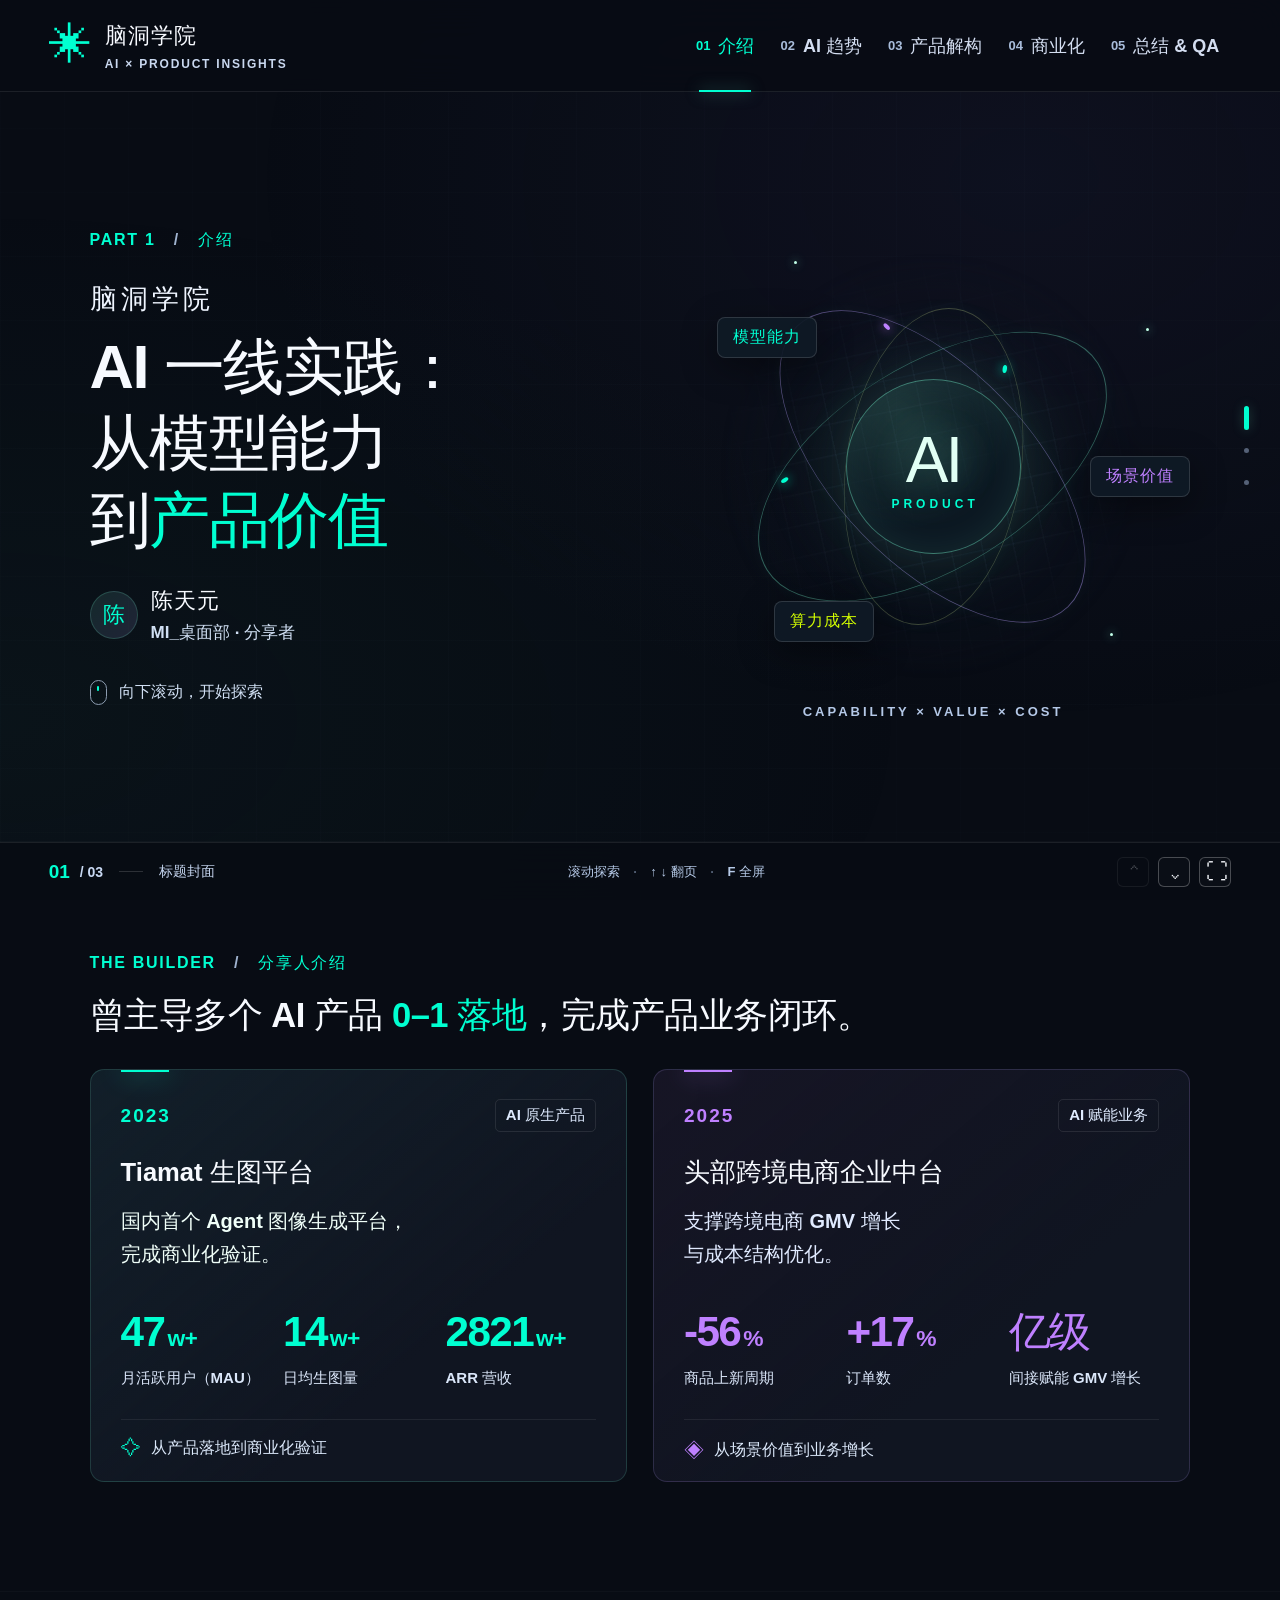
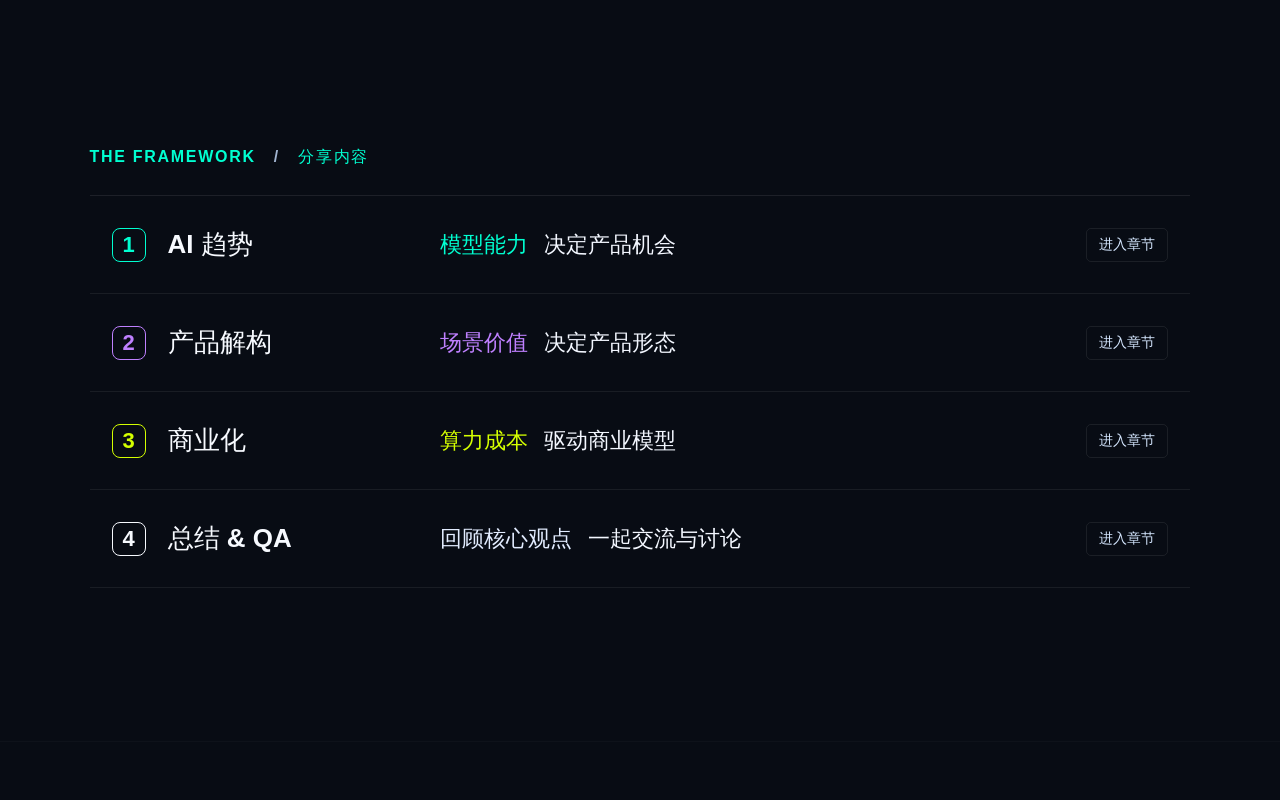
<file: index.html>
<!doctype html>
<html lang="zh-CN"><head><meta charset="utf-8"><meta name="viewport" content="width=device-width,initial-scale=1"><meta name="color-scheme" content="dark"><meta name="description" content="脑洞学院 · 产品视角看 AI 实践。陈天元的 AI 产品机会、价值与商业化分享。"><title>介绍 · 脑洞学院｜产品视角看 AI 实践</title><link rel="icon" href="assets/favicon.svg"><link rel="stylesheet" href="assets/styles.css"><link rel="stylesheet" href="assets/audience.css?v=20261127-1"><script defer src="assets/presentation.js"></script></head>
<body data-chapter="0"><a class="skip" href="#main">跳至正文</a><div class="ambient" aria-hidden="true"></div>
<header class="topbar"><a class="brand" href="index.html"><span class="brand-mark" aria-hidden="true">✳</span><span>脑洞学院<small>AI × PRODUCT INSIGHTS</small></span></a><nav class="chapter-nav" aria-label="分享章节"><a href="index.html" aria-current="page"><span>01</span>介绍</a><a href="02-ai-trends.html"><span>02</span>AI 趋势</a><a href="03-product-structure.html"><span>03</span>产品解构</a><a href="04-commercialization.html"><span>04</span>商业化</a><a href="05-summary-qa.html"><span>05</span>总结 &amp; QA</a></nav><span class="edition">互联分享 <span>/</span> AI 实践</span></header>
<main id="main" tabindex="-1"><section class="slide hero" id="cover" data-label="标题封面"><div class="slide-inner"><div class="hero-layout"><div class="hero-copy"><p class="eyebrow reveal">PART 1 <span>/</span> 介绍</p><div class="hero-heading reveal" style="--delay:100ms"><p class="academy">脑洞学院</p><h1 class="practice-title" aria-label="AI 一线实践：从模型能力到产品价值">AI 一线实践：<br>从模型能力<br>到<em>产品价值</em></h1></div><div class="speaker reveal" style="--delay:300ms"><span class="speaker-avatar">陈</span><div><strong>陈天元</strong><span>MI_桌面部 · 分享者</span></div></div><a class="explore reveal" href="#profile" style="--delay:400ms"><span class="mouse"><i></i></span>向下滚动，开始探索</a></div><div class="hero-visual reveal" style="--delay:150ms"><div class="orbital-art" aria-hidden="true"><div class="orbit-grid"></div><div class="orbit orbit-one"></div><div class="orbit orbit-two"></div><div class="orbit orbit-three"></div><div class="core-halo"></div><div class="core"><span>AI</span><small>PRODUCT</small></div><span class="orbit-tag tag-model">模型能力</span><span class="orbit-tag tag-value">场景价值</span><span class="orbit-tag tag-cost">算力成本</span><span class="spark s1"></span><span class="spark s2"></span><span class="spark s3"></span><div class="art-caption">CAPABILITY × VALUE × COST</div></div></div></div></div></section>
<section class="slide profile" id="profile" data-label="分享人介绍"><div class="slide-inner"><div class="section-heading"><p class="eyebrow reveal">THE BUILDER <span>/</span> 分享人介绍</p><h2 class="profile-title reveal">曾主导多个 AI 产品 <strong>0–1 落地</strong>，完成产品业务闭环。</h2></div><div class="case-grid"><article class="case-card cyan reveal" style="--delay:100ms"><div class="case-top"><span class="year">2023</span><span class="pill">AI 原生产品</span></div><h3>Tiamat 生图平台</h3><p class="case-intro"><strong>国内首个 Agent 图像生成平台，<br>完成商业化验证。</strong></p><div class="metrics"><div><strong><span data-count="50">50</span><small>w+</small></strong><span>月活跃用户（MAU）</span></div><div><strong><span data-count="15">15</span><small>w+</small></strong><span>日均生图量</span></div><div><strong><span data-count="3000">3000</span><small>w+</small></strong><span>ARR 营收</span></div></div><div class="case-bottom"><span class="mini-icon">✧</span>从产品落地到商业化验证</div></article><article class="case-card purple reveal" style="--delay:220ms"><div class="case-top"><span class="year">2025</span><span class="pill">AI 赋能业务</span></div><h3>头部跨境电商企业中台</h3><p class="case-intro">支撑跨境电商 GMV 增长<br>与成本结构优化。</p><div class="metrics"><div><strong><span data-count="-60">-60</span><small>%</small></strong><span>商品上新周期</span></div><div><strong><span data-count="18" data-prefix="+">+18</span><small>%</small></strong><span>订单数</span></div><div><strong>亿级</strong><span>间接赋能 GMV 增长</span></div></div><div class="case-bottom"><span class="mini-icon">◈</span>从场景价值到业务增长</div></article></div></div></section>
<section class="slide agenda" id="agenda" data-label="分享内容"><div class="slide-inner"><div class="section-heading"><p class="eyebrow reveal">THE FRAMEWORK <span>/</span> 分享内容</p></div><div class="agenda-list"><a class="agenda-row reveal" href="02-ai-trends.html" style="--delay:80ms"><span class="agenda-number cyan-text">1</span><h3>AI 趋势</h3><p><strong class="cyan-text">模型能力</strong><span>决定产品机会</span></p><span class="row-action">进入章节</span></a><a class="agenda-row reveal" href="03-product-structure.html" style="--delay:160ms"><span class="agenda-number purple-text">2</span><h3>产品解构</h3><p><strong class="purple-text">场景价值</strong><span>决定产品形态</span></p><span class="row-action">进入章节</span></a><a class="agenda-row reveal" href="04-commercialization.html" style="--delay:240ms"><span class="agenda-number lime-text">3</span><h3>商业化</h3><p><strong class="lime-text">算力成本</strong><span>驱动商业模型</span></p><span class="row-action">进入章节</span></a><a class="agenda-row reveal" href="05-summary-qa.html" style="--delay:320ms"><span class="agenda-number">4</span><h3>总结 &amp; QA</h3><p>回顾核心观点<span>一起交流与讨论</span></p><span class="row-action">进入章节</span></a></div></div></section></main><nav class="screen-dots" aria-label="本章分屏导航"><a href="#cover" aria-label="标题封面" title="标题封面"><span></span></a><a href="#profile" aria-label="分享人介绍" title="分享人介绍"><span></span></a><a href="#agenda" aria-label="分享内容" title="分享内容"><span></span></a></nav>
<footer class="controls"><div class="position"><strong id="screen-number">01</strong><span>/ 03</span><i></i><span id="screen-label">标题封面</span></div><span class="keyboard-tip">滚动探索 <span>·</span> ↑ ↓ 翻页 <span>·</span> F 全屏</span><div class="control-buttons"><button id="prev" aria-label="上一屏" title="上一屏">⌃</button><button id="next" aria-label="下一屏" title="下一屏">⌄</button><button id="fullscreen" aria-label="全屏演示" title="全屏演示（F）">⛶</button></div><div class="reading-progress"><i></i></div></footer><div class="toast" role="status"></div></body></html>
</file>
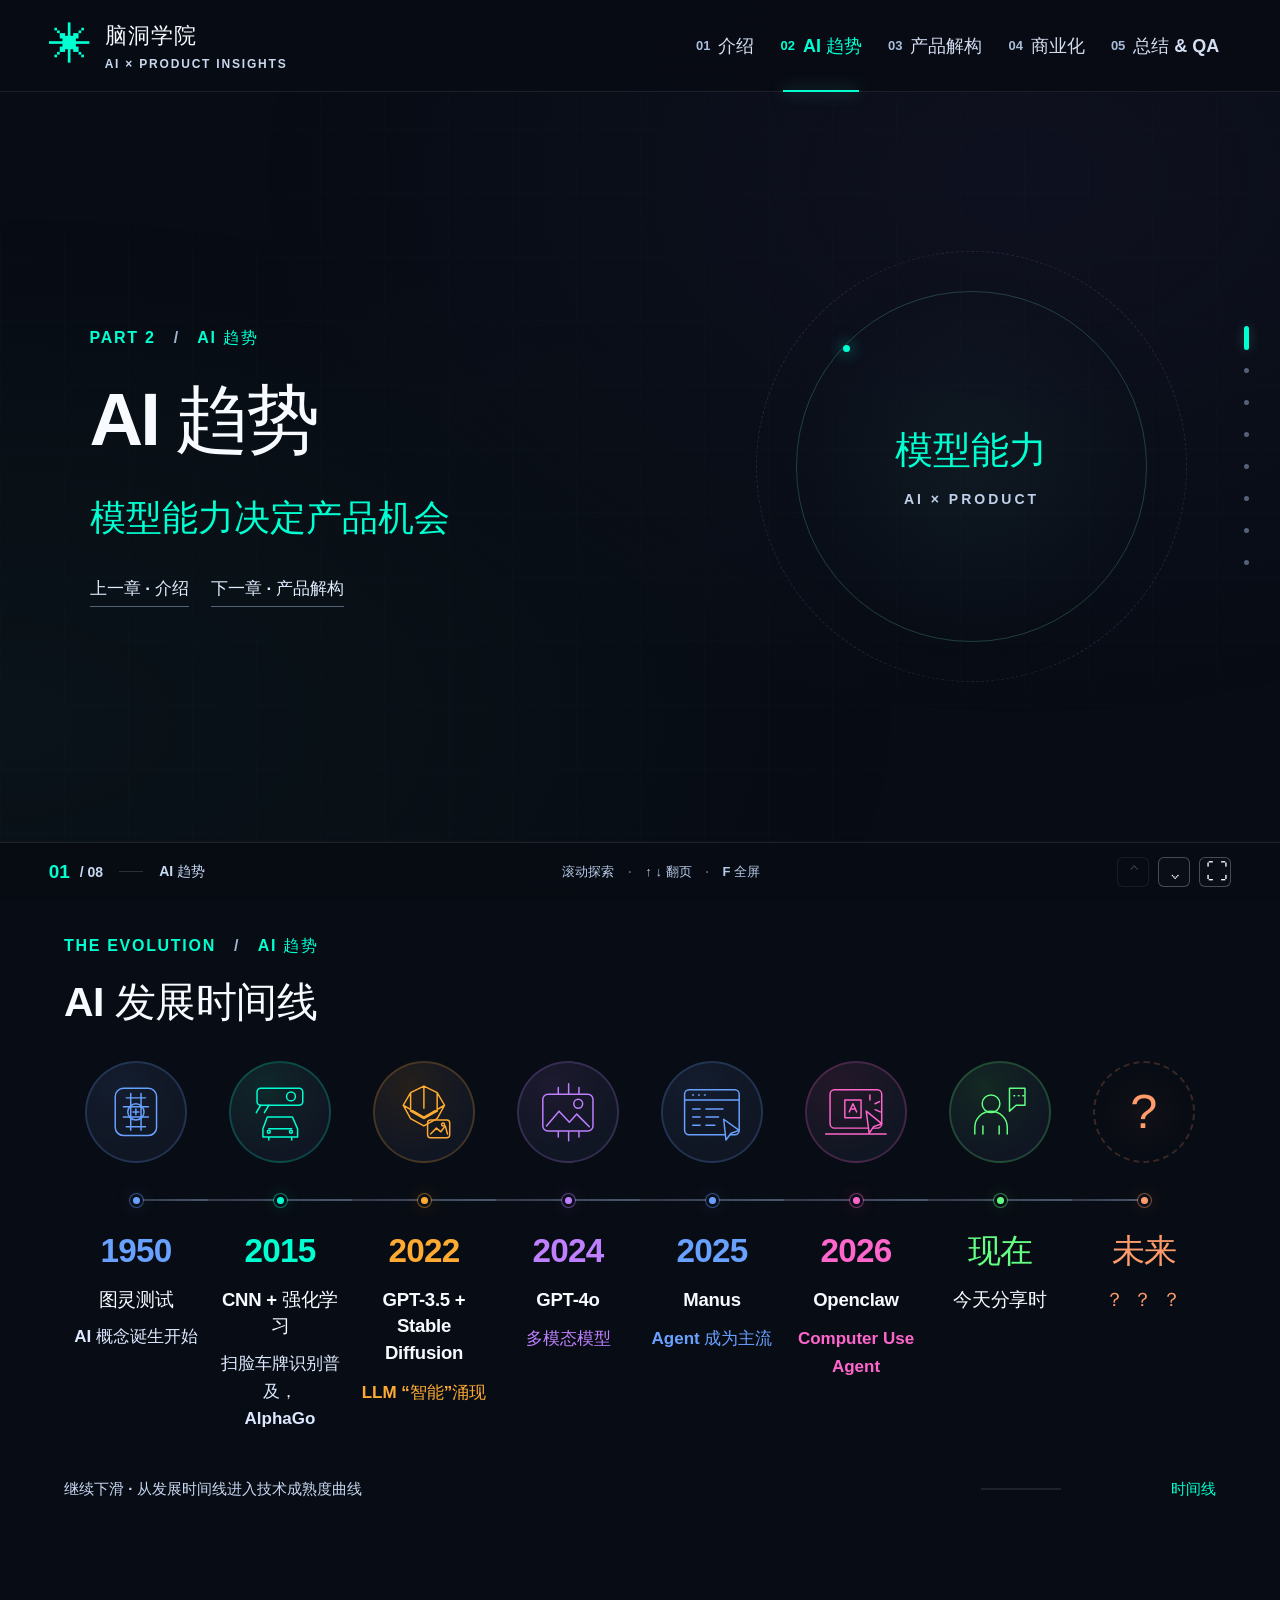
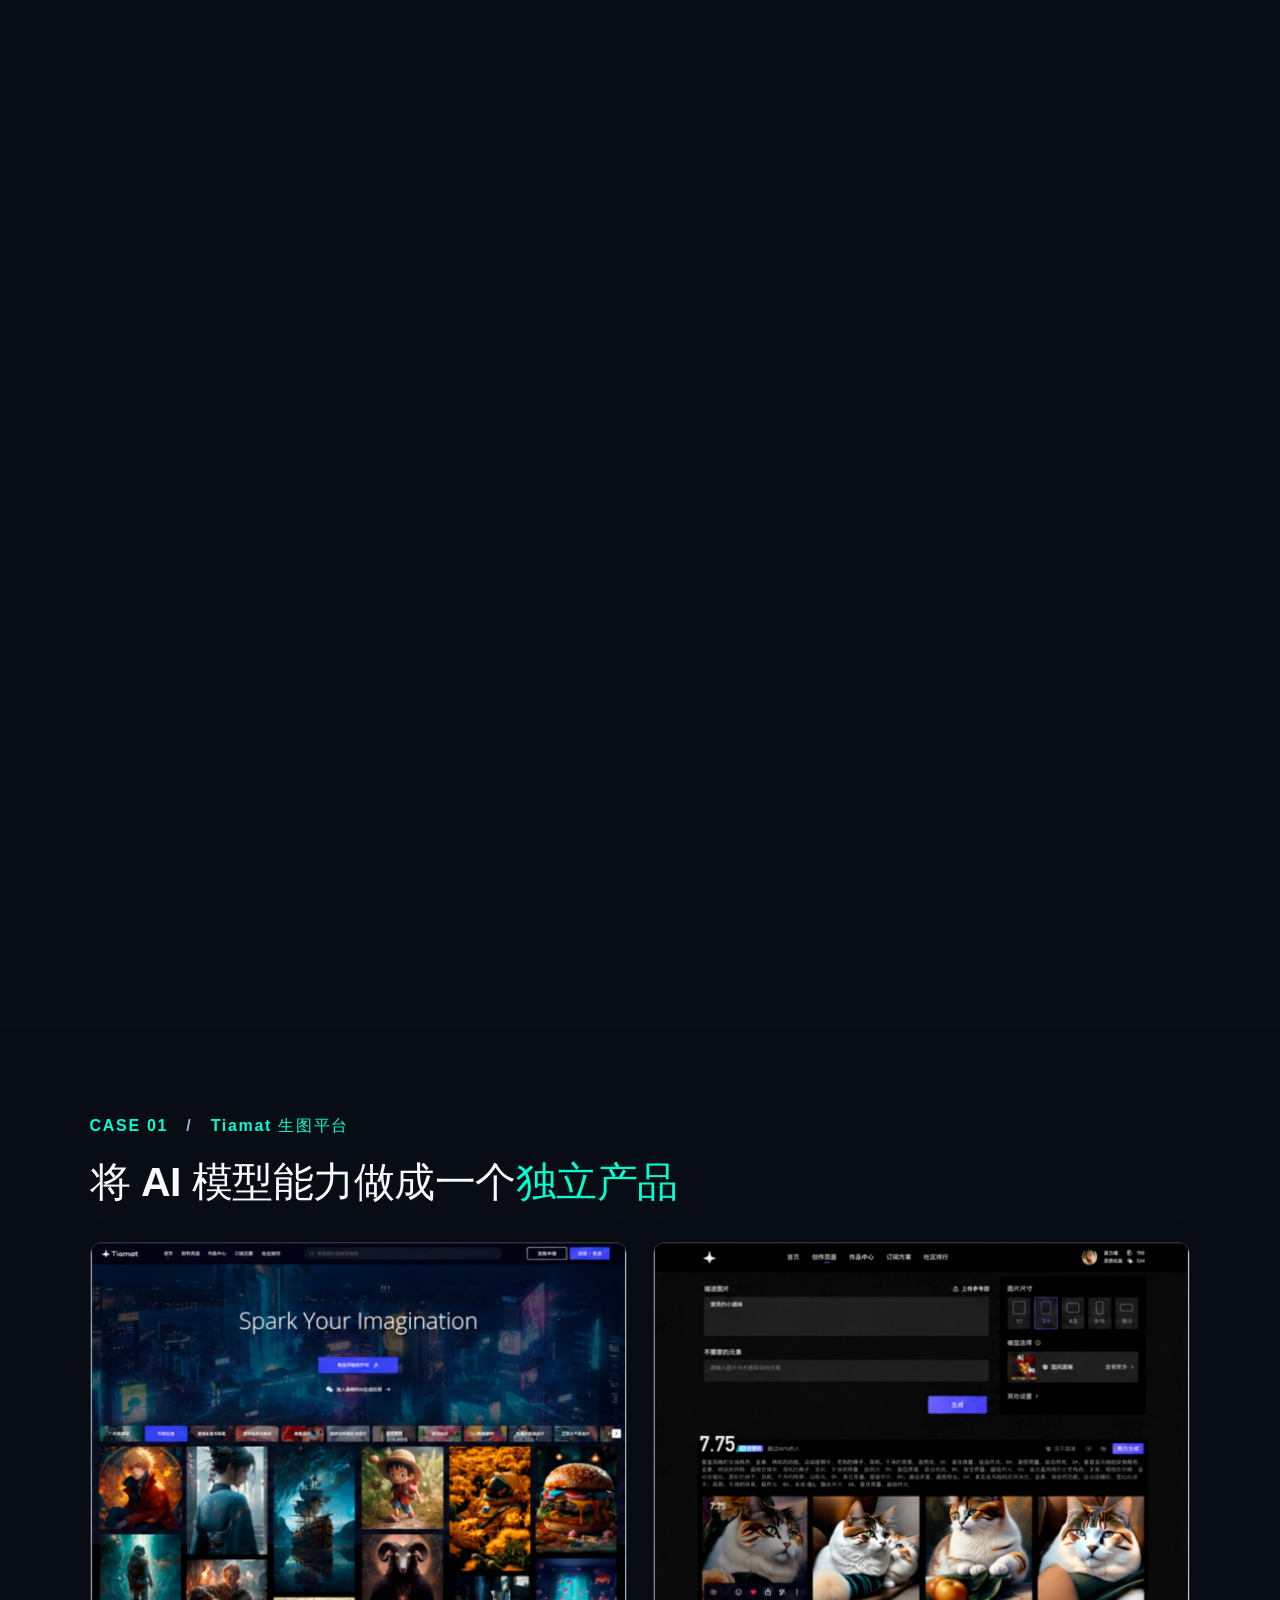
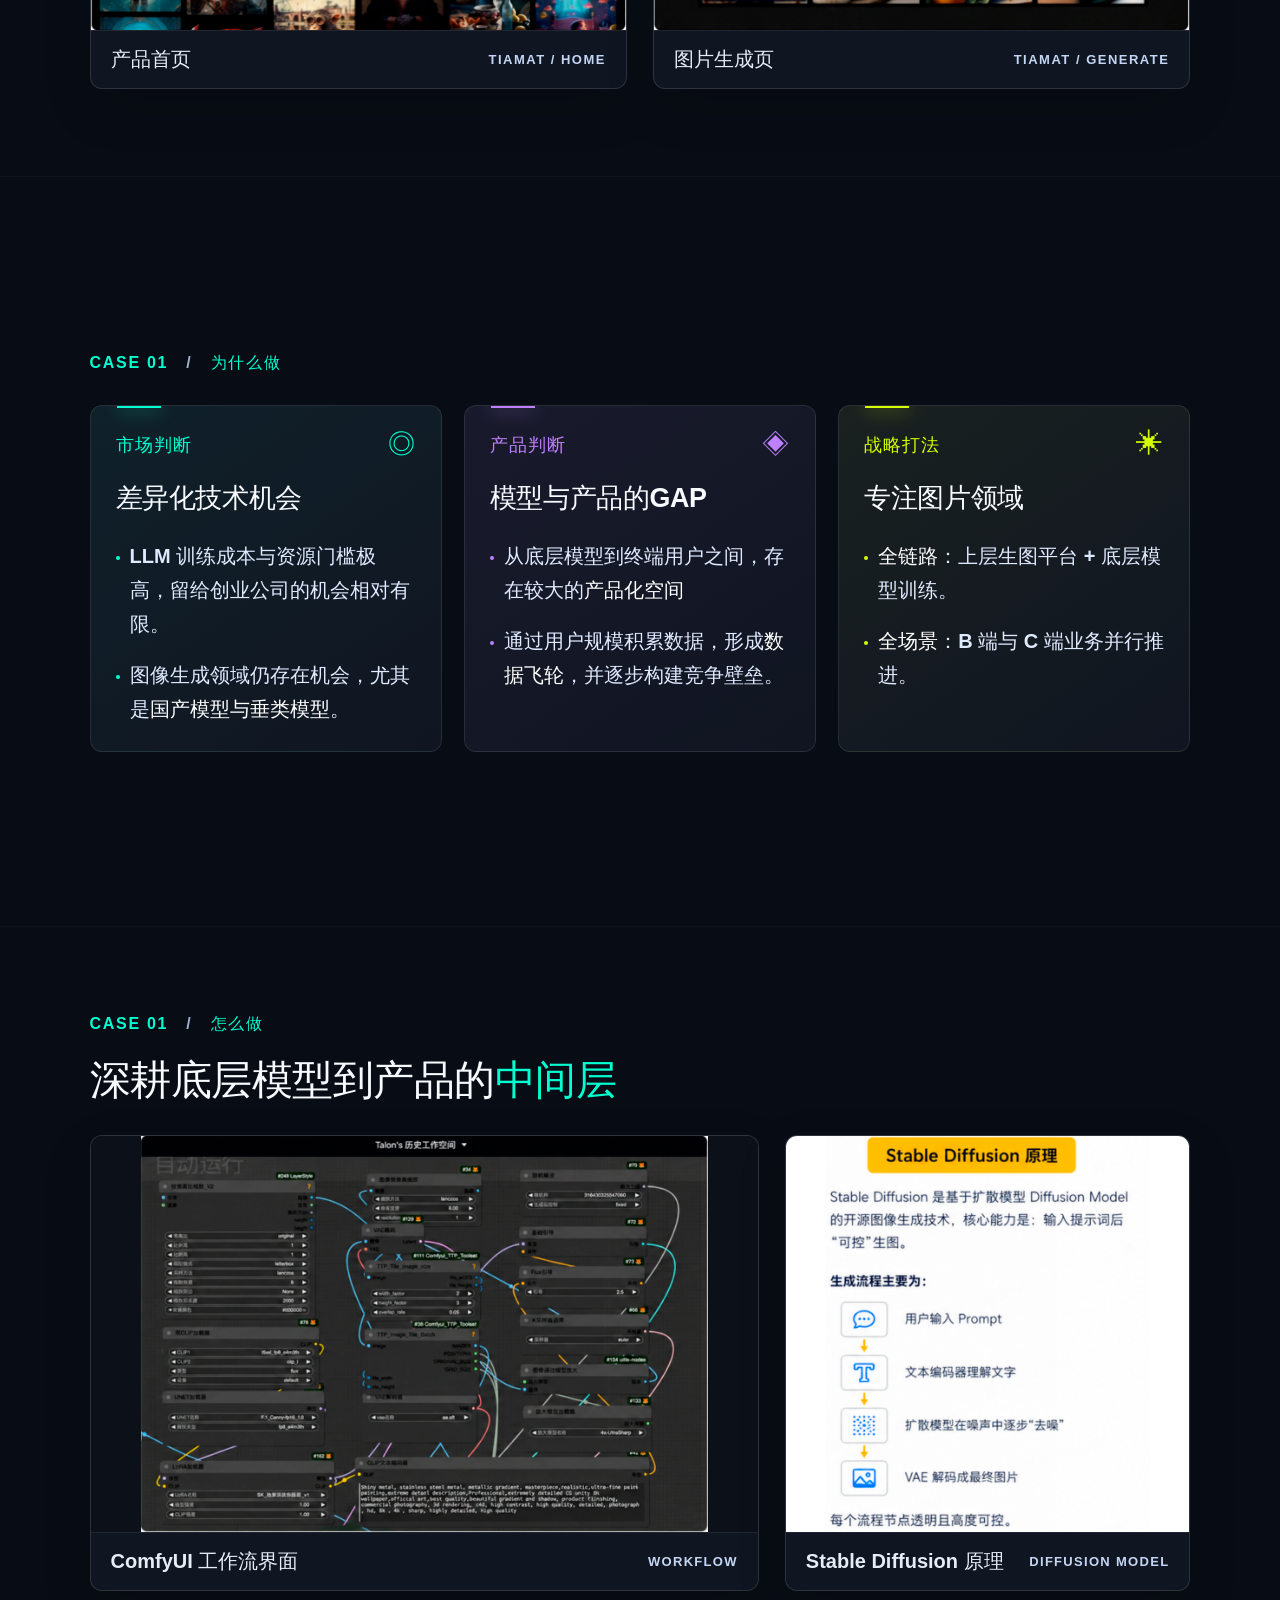
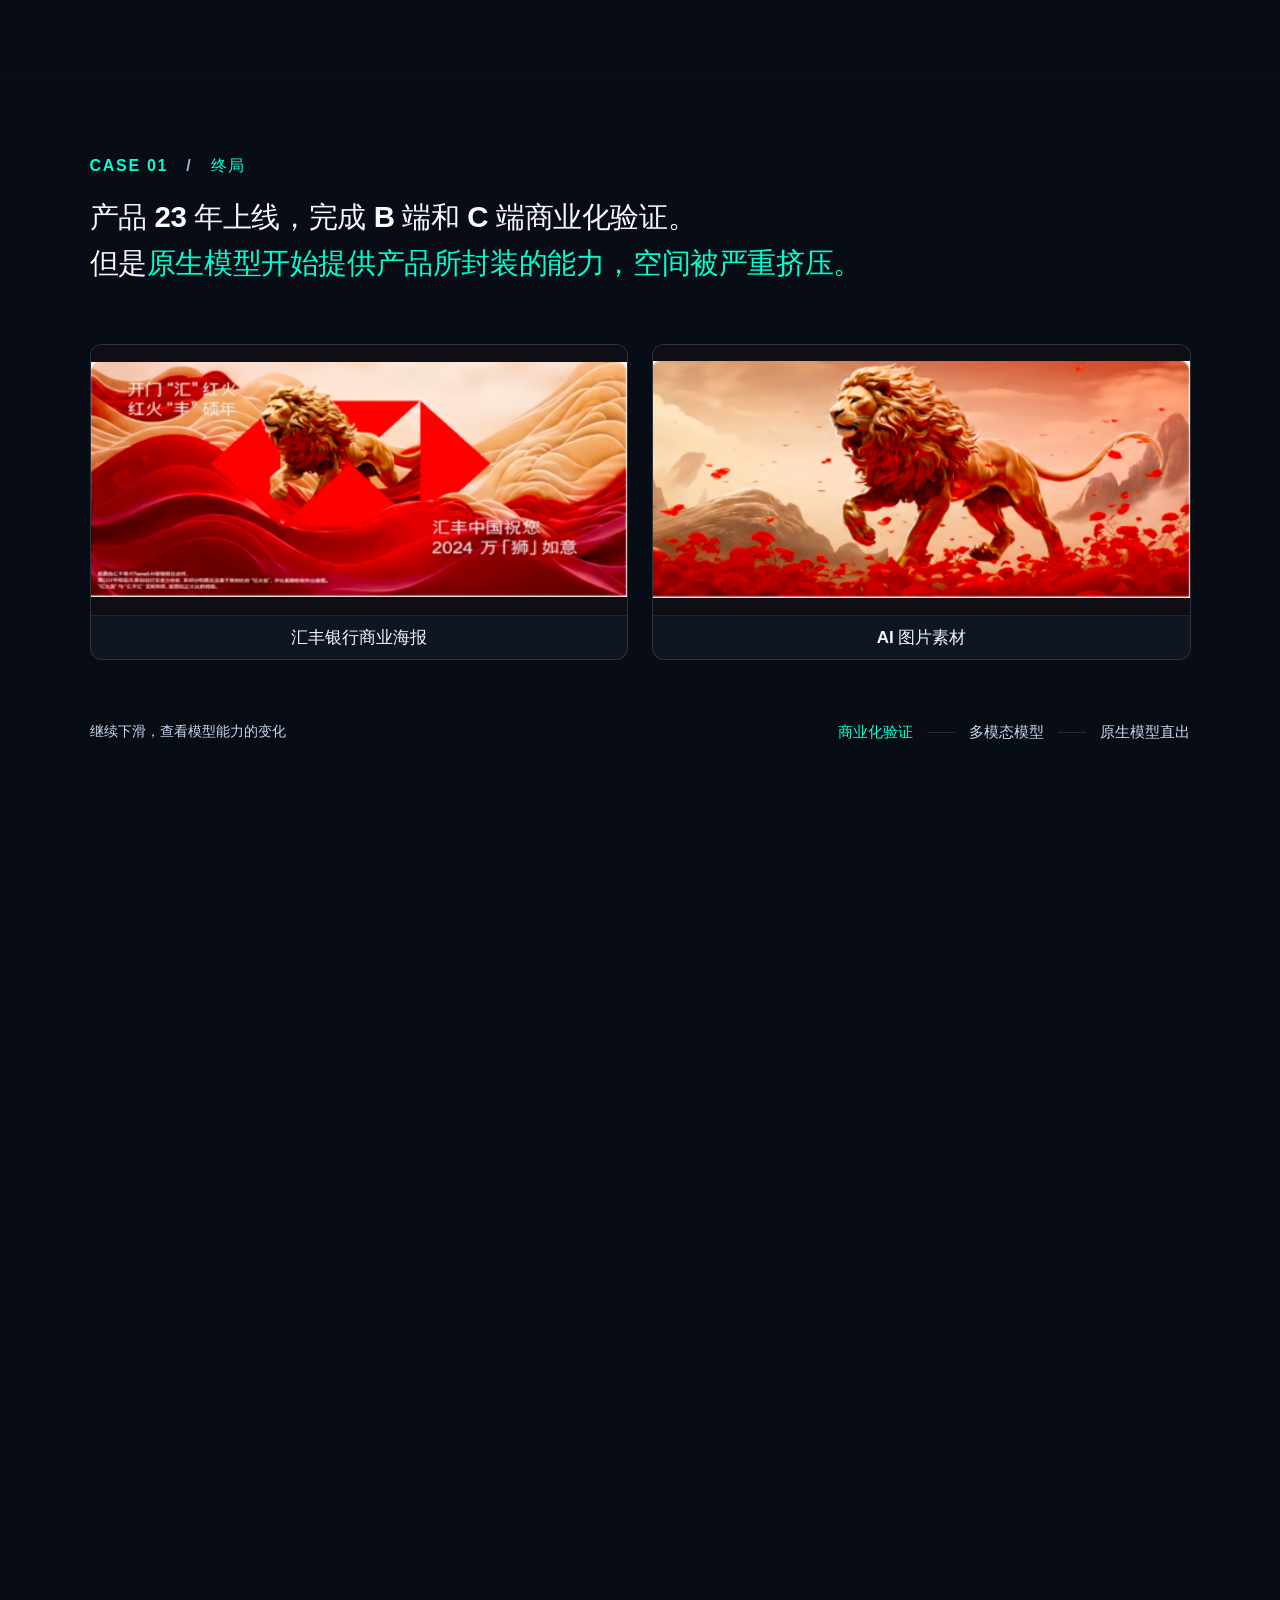
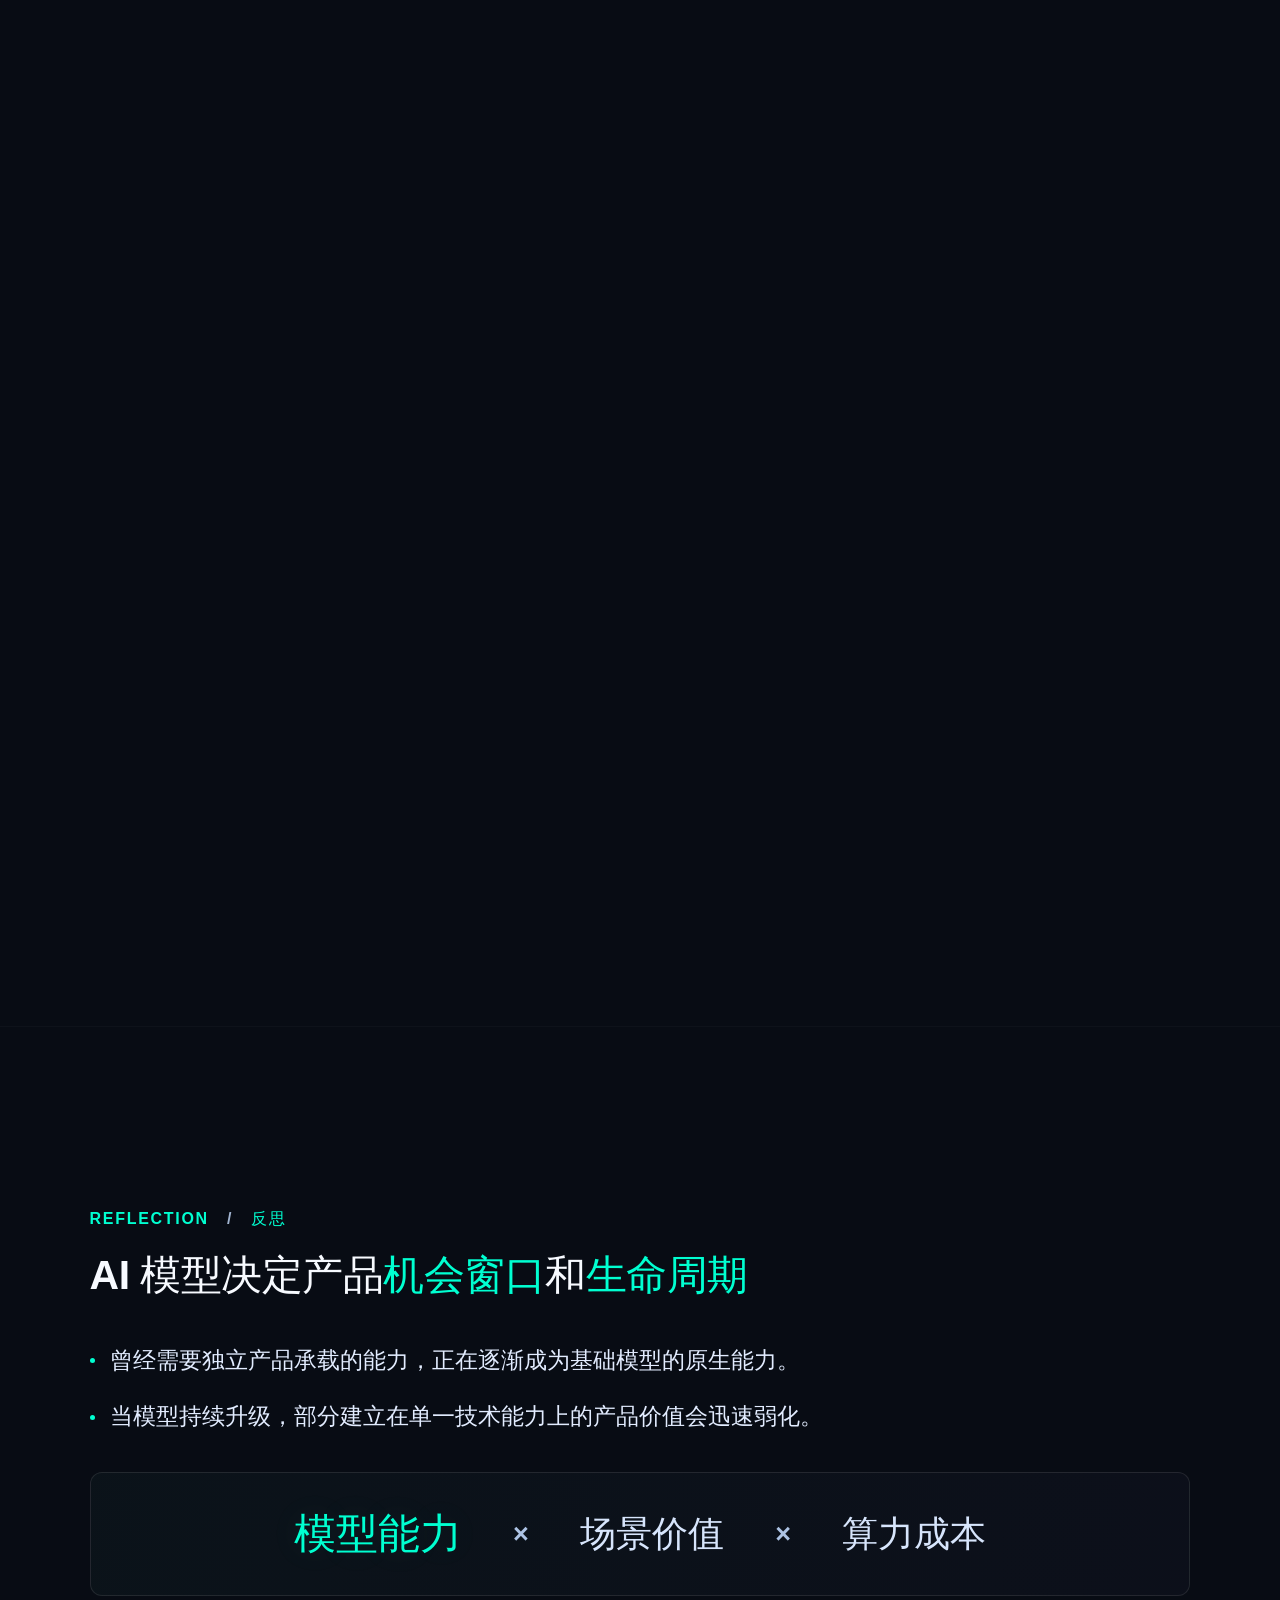
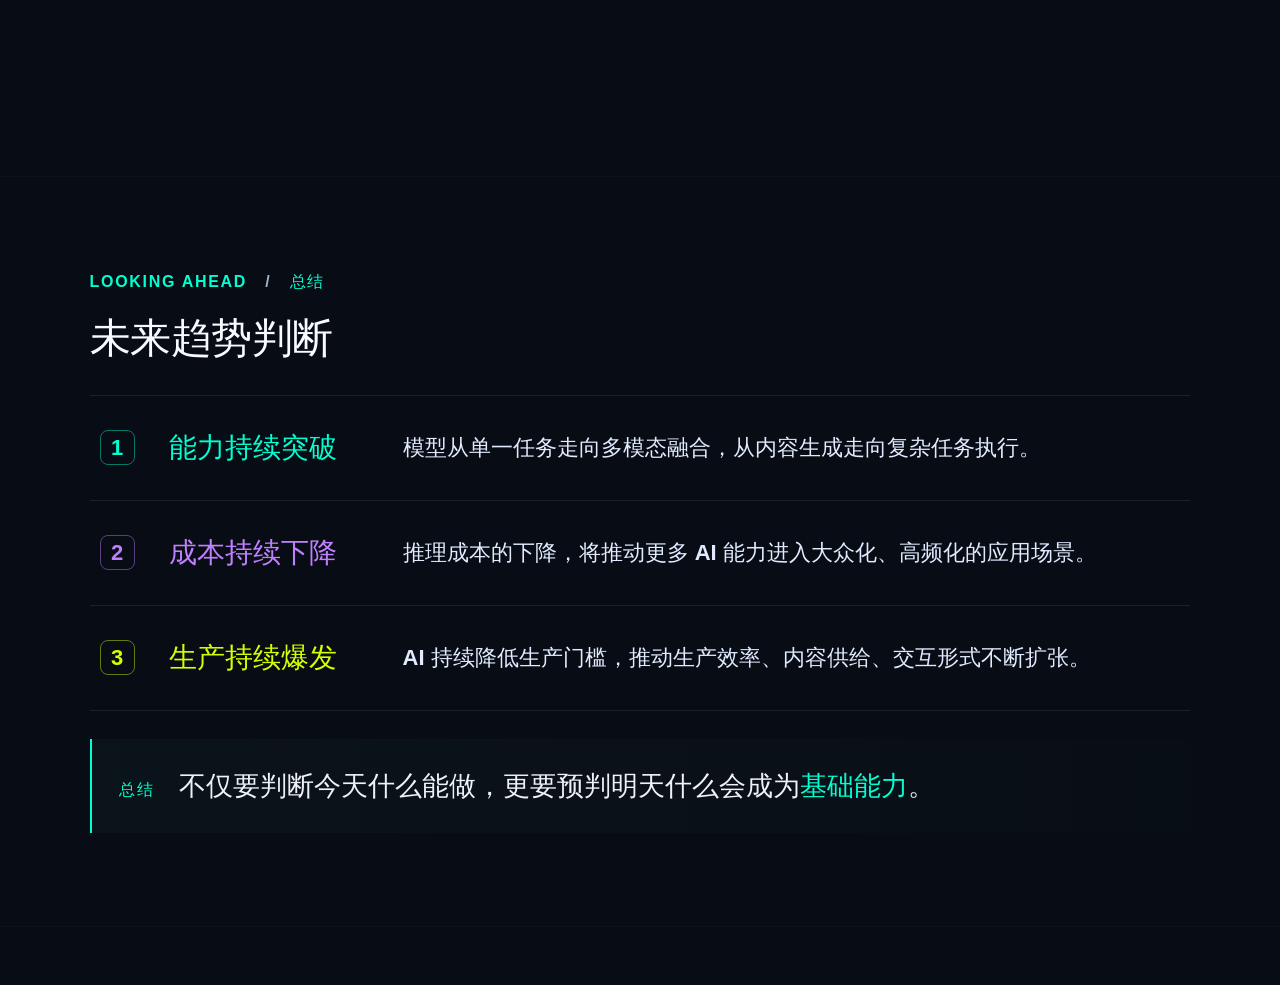
<file: 02-ai-trends.html>
<!doctype html>
<html lang="zh-CN"><head><meta charset="utf-8"><meta name="viewport" content="width=device-width,initial-scale=1"><meta name="color-scheme" content="dark"><meta name="description" content="脑洞学院 · 产品视角看 AI 实践。陈天元的 AI 产品机会、价值与商业化分享。"><title>AI 趋势 · 脑洞学院｜产品视角看 AI 实践</title><link rel="icon" href="assets/favicon.svg"><link rel="stylesheet" href="assets/styles.css"><link rel="stylesheet" href="assets/audience.css?v=20261127-1"><script defer src="assets/presentation.js"></script><script defer src="assets/timeline-morph.js"></script><script defer src="assets/outcome-story.js"></script></head>
<body data-chapter="1"><a class="skip" href="#main">跳至正文</a><div class="ambient" aria-hidden="true"></div>
<header class="topbar"><a class="brand" href="index.html"><span class="brand-mark" aria-hidden="true">✳</span><span>脑洞学院<small>AI × PRODUCT INSIGHTS</small></span></a><nav class="chapter-nav" aria-label="分享章节"><a href="index.html"><span>01</span>介绍</a><a href="02-ai-trends.html" aria-current="page"><span>02</span>AI 趋势</a><a href="03-product-structure.html"><span>03</span>产品解构</a><a href="04-commercialization.html"><span>04</span>商业化</a><a href="05-summary-qa.html"><span>05</span>总结 &amp; QA</a></nav><span class="edition">互联分享 <span>/</span> AI 实践</span></header>
<main id="main" tabindex="-1"><section class="slide chapter-cover" id="chapter" data-label="AI 趋势"><div class="slide-inner"><div class="chapter-cover-layout"><div><p class="eyebrow reveal">PART 2 <span>/</span> AI 趋势</p><h1 class="reveal">AI 趋势</h1><p class="chapter-thesis reveal">模型能力决定产品机会</p><div class="chapter-links reveal"><a href="index.html">上一章 · 介绍</a><a href="03-product-structure.html">下一章 · 产品解构</a></div></div><div class="chapter-symbol reveal"><div class="symbol-orbit"></div><span>模型能力</span><small>AI × PRODUCT</small></div></div></div></section><section class="slide ai-timeline" id="ai-timeline" data-label="AI 发展时间线" aria-labelledby="timeline-title"><div class="timeline-pin"><div class="slide-inner"><div class="section-heading"><p class="eyebrow reveal">THE EVOLUTION <span>/</span> AI 趋势</p><div class="morph-titles"><h2 id="timeline-title">AI 发展时间线</h2><h2 class="maturity-title">Gartner 技术成熟度曲线</h2></div></div><div class="timeline-stage"><ol class="timeline-events" aria-label="从 1950 年到未来的 AI 发展时间线"><li class="timeline-event reveal" style="--event-color:#69a1ff;--delay:0ms"><div class="timeline-visual" aria-hidden="true"><svg viewBox="0 0 100 100" fill="none" stroke="currentColor" stroke-width="2" stroke-linecap="round" stroke-linejoin="round"><rect x="22" y="18" width="56" height="64" rx="11"/><path d="M37 31h26M37 70h26M43 25v50M57 25v50M33 43h34M33 57h34"/><circle cx="50" cy="50" r="11"/><path d="M46 50h8M50 46v8"/></svg></div><div class="timeline-track" aria-hidden="true"><i></i></div><div class="timeline-copy"><p class="timeline-year">1950</p><h3>图灵测试</h3><p class="timeline-description">AI 概念诞生开始</p></div></li><li class="timeline-event reveal" style="--event-color:#00ffd1;--delay:85ms"><div class="timeline-visual" aria-hidden="true"><svg viewBox="0 0 100 100" fill="none" stroke="currentColor" stroke-width="2" stroke-linecap="round" stroke-linejoin="round"><rect x="19" y="18" width="62" height="23" rx="5"/><circle cx="65" cy="29" r="6"/><path d="M24 41l-6 10M35 41l-6 10M27 73l6-16h34l7 16v11H27zM35 73h31M35 84v4M66 84v4"/><circle cx="35" cy="77" r="2"/><circle cx="65" cy="77" r="2"/></svg></div><div class="timeline-track" aria-hidden="true"><i></i></div><div class="timeline-copy"><p class="timeline-year">2015</p><h3>CNN + 强化学习</h3><p class="timeline-description">扫脸车牌识别普及，<br>AlphaGo</p></div></li><li class="timeline-event reveal" style="--event-color:#ffab32;--delay:170ms"><div class="timeline-visual" aria-hidden="true"><svg viewBox="0 0 100 100" fill="none" stroke="currentColor" stroke-width="2" stroke-linecap="round" stroke-linejoin="round"><path d="M32 24l18-9 18 9 10 17-10 18-18 10-18-10-10-18zM32 24v25l18 10 18-10V24M22 41l28 16 28-16M50 15v30"/><rect x="55" y="61" width="30" height="24" rx="4"/><path d="M59 80l8-8 6 5 6-8 3 11"/><circle cx="76" cy="67" r="2"/></svg></div><div class="timeline-track" aria-hidden="true"><i></i></div><div class="timeline-copy"><p class="timeline-year">2022</p><h3>GPT-3.5 +<br>Stable Diffusion</h3><p class="timeline-highlight">LLM “智能”涌现</p></div></li><li class="timeline-event reveal" style="--event-color:#bf80ff;--delay:255ms"><div class="timeline-visual" aria-hidden="true"><svg viewBox="0 0 100 100" fill="none" stroke="currentColor" stroke-width="2" stroke-linecap="round" stroke-linejoin="round"><rect x="16" y="26" width="68" height="50" rx="7"/><path d="M21 69l17-20 14 15 10-11 17 17"/><circle cx="64" cy="39" r="6"/><path d="M37 17v8M51 12v13M65 17v8M37 77v7M51 77v12M65 77v7"/></svg></div><div class="timeline-track" aria-hidden="true"><i></i></div><div class="timeline-copy"><p class="timeline-year">2024</p><h3>GPT-4o</h3><p class="timeline-highlight">多模态模型</p></div></li><li class="timeline-event reveal" style="--event-color:#69a1ff;--delay:340ms"><div class="timeline-visual" aria-hidden="true"><svg viewBox="0 0 100 100" fill="none" stroke="currentColor" stroke-width="2" stroke-linecap="round" stroke-linejoin="round"><rect x="13" y="20" width="74" height="61" rx="6"/><path d="M13 34h74M24 27h1M32 27h1M40 27h1M24 46h10M24 57h10M24 68h10M42 46h23M42 57h17M42 68h12"/><path class="icon-fill" d="M66 60l3 28 7-9 11-4z"/></svg></div><div class="timeline-track" aria-hidden="true"><i></i></div><div class="timeline-copy"><p class="timeline-year">2025</p><h3>Manus</h3><p class="timeline-highlight">Agent 成为主流</p></div></li><li class="timeline-event reveal" style="--event-color:#ff66cb;--delay:425ms"><div class="timeline-visual" aria-hidden="true"><svg viewBox="0 0 100 100" fill="none" stroke="currentColor" stroke-width="2" stroke-linecap="round" stroke-linejoin="round"><rect x="15" y="20" width="70" height="52" rx="6"/><path d="M9 80h82M35 34h22v24H35zM41 50l5-11 5 11M43 46h6M69 34v-7M76 39l6-3M76 47l7 3"/><path class="icon-fill" d="M64 49l4 30 6-9 11-4z"/></svg></div><div class="timeline-track" aria-hidden="true"><i></i></div><div class="timeline-copy"><p class="timeline-year">2026</p><h3>Openclaw</h3><p class="timeline-highlight">Computer Use Agent</p></div></li><li class="timeline-event reveal" style="--event-color:#63ff82;--delay:510ms"><div class="timeline-visual" aria-hidden="true"><svg viewBox="0 0 100 100" fill="none" stroke="currentColor" stroke-width="2" stroke-linecap="round" stroke-linejoin="round"><circle cx="38" cy="39" r="12"/><path d="M16 80v-9a22 22 0 0144 0v9M27 80V69M49 80V69M63 18h21v23H72l-9 8zM69 28h1M75 28h1M81 28h1"/></svg></div><div class="timeline-track" aria-hidden="true"><i></i></div><div class="timeline-copy"><p class="timeline-year">现在</p><h3>今天分享时</h3></div></li><li class="timeline-event reveal" style="--event-color:#ff9c6b;--delay:595ms"><div class="timeline-visual future-visual" aria-hidden="true"><svg viewBox="0 0 100 100" fill="none" stroke="currentColor" stroke-width="2" stroke-linecap="round" stroke-linejoin="round"><text x="50" y="72" text-anchor="middle" font-size="66" font-weight="500" fill="currentColor" stroke="none">?</text></svg></div><div class="timeline-track" aria-hidden="true"><i></i></div><div class="timeline-copy"><p class="timeline-year">未来</p><h3>？ ？ ？</h3></div></li></ol><figure class="maturity-figure" aria-label="技术成熟度曲线示意：关注度先升至高峰，再跌入低谷，随后逐步回升并趋于平稳。"><svg class="maturity-svg" role="img" aria-label="关注度随时间变化的技术成熟度曲线" viewBox="0 0 1000 340"><g class="maturity-axes"><path class="maturity-axis" d="M20 20V315H980"/><path class="maturity-axis" d="M15 29l5-9 5 9M971 310l9 5-9 5"/><text class="visibility-label" x="35" y="26">关注度 / VISIBILITY</text><text class="time-label" x="980" y="303" text-anchor="end">时间 / TIME</text></g><path class="maturity-path" d="M50 300C100 130 130 0 190 40C250 80 260 290 340 285C430 280 440 158 540 145C650 130 760 140 960 138"/></svg><figcaption>曲线形态示意</figcaption></figure></div><div class="morph-guidance"><span class="morph-hint">继续下滑 · 从发展时间线进入技术成熟度曲线</span><div class="morph-meter" aria-hidden="true"><i></i></div><span class="morph-state">时间线</span></div></div></div></section><section class="slide tiamat-showcase" id="tiamat-product" data-label="Tiamat 生图平台" aria-labelledby="tiamat-product-title"><div class="slide-inner"><div class="section-heading"><p class="eyebrow reveal">CASE 01 <span>/</span> Tiamat 生图平台</p><h2 id="tiamat-product-title" class="reveal">将 AI 模型能力<br class="mobile-break">做成一个<em>独立产品</em></h2></div><div class="tiamat-screens"><figure class="tiamat-screen reveal" style="--delay:100ms"><a href="assets/images/tiamat-home.png" target="_blank" rel="noopener" aria-label="查看 Tiamat 产品首页大图"><img src="assets/images/tiamat-home.png" width="530" height="383" alt="Tiamat 产品首页，包含 Spark Your Imagination 标语与图片作品瀑布流" loading="lazy"></a><figcaption><span class="screen-caption-label">产品首页</span><span>TIAMAT / HOME</span></figcaption></figure><figure class="tiamat-screen reveal" style="--delay:230ms"><a href="assets/images/tiamat-generation.png" target="_blank" rel="noopener" aria-label="查看 Tiamat 图片生成页大图"><img src="assets/images/tiamat-generation.png" width="530" height="383" alt="Tiamat 图片生成页，包含提示词输入、尺寸设置和猫咪生成结果" loading="lazy"></a><figcaption><span class="screen-caption-label">图片生成页</span><span>TIAMAT / GENERATE</span></figcaption></figure></div></div></section>
<section class="slide tiamat-rationale" id="tiamat-why" data-label="Case 01｜为什么做" aria-label="Case 01｜为什么做"><div class="slide-inner"><div class="section-heading"><p class="eyebrow reveal">CASE 01 <span>/</span> 为什么做</p></div><div class="judgment-grid"><article class="judgment-card reveal" style="--judgment-color:var(--cyan);--delay:100ms"><div class="judgment-label"><span>市场判断</span><span class="judgment-symbol" aria-hidden="true">◎</span></div><h3>差异化技术机会</h3><ul><li>LLM 训练成本与资源门槛极高，留给创业公司的机会相对有限。</li><li>图像生成领域仍存在机会，尤其是<strong>国产模型与垂类模型</strong>。</li></ul></article><article class="judgment-card reveal" style="--judgment-color:var(--purple);--delay:200ms"><div class="judgment-label"><span>产品判断</span><span class="judgment-symbol" aria-hidden="true">◈</span></div><h3>模型与产品的GAP</h3><ul><li>从底层模型到终端用户之间，存在较大的<strong>产品化空间</strong></li><li>通过用户规模积累数据，形成<strong>数据飞轮</strong>，并逐步构建竞争壁垒。</li></ul></article><article class="judgment-card reveal" style="--judgment-color:var(--lime);--delay:300ms"><div class="judgment-label"><span>战略打法</span><span class="judgment-symbol" aria-hidden="true">✳</span></div><h3>专注图片领域</h3><ul><li><strong>全链路</strong>：上层生图平台 + 底层模型训练。</li><li><strong>全场景</strong>：B 端与 C 端业务并行推进。</li></ul></article></div></div></section><section class="slide tiamat-method" id="tiamat-how" data-label="Case 01｜怎么做" aria-labelledby="tiamat-how-title"><div class="slide-inner"><div class="section-heading"><p class="eyebrow reveal">CASE 01 <span>/</span> 怎么做</p><h2 id="tiamat-how-title" class="reveal">深耕底层模型到产品的<em>中间层</em></h2></div><div class="method-screens"><figure class="method-screen workflow-screen reveal" style="--delay:100ms"><a href="assets/images/tiamat-comfyui-workflow.png" target="_blank" rel="noopener" aria-label="查看 ComfyUI 工作流界面原图"><img src="assets/images/tiamat-comfyui-workflow.png" width="654" height="457" alt="ComfyUI 工作流界面，展示模型加载、提示词、采样与图片处理节点的连接" loading="lazy"></a><figcaption><span>ComfyUI 工作流界面</span><small>WORKFLOW</small></figcaption></figure><figure class="method-screen diffusion-screen reveal" style="--delay:220ms"><a href="assets/images/tiamat-stable-diffusion.png" target="_blank" rel="noopener" aria-label="查看 Stable Diffusion 原理说明原图"><img src="assets/images/tiamat-stable-diffusion.png" width="374" height="456" alt="Stable Diffusion 原理：用户输入 Prompt，文本编码器理解文字，扩散模型在噪声中逐步去噪，VAE 解码成最终图片；每个流程节点透明且高度可控" loading="lazy"></a><figcaption><span>Stable Diffusion 原理</span><small>DIFFUSION MODEL</small></figcaption></figure></div></div></section><section class="slide tiamat-outcome" id="tiamat-outcome" data-label="Case 01｜终局" aria-labelledby="outcome-title"><div class="outcome-pin"><div class="slide-inner"><div class="section-heading"><p class="eyebrow">CASE 01 <span>/</span> 终局</p><h2 id="outcome-title">产品 23 年上线，完成 B 端和 C 端商业化验证。<br>但是<strong>原生模型开始提供产品所封装的能力，空间被严重挤压。</strong></h2></div><div class="outcome-stage-area"><div class="outcome-stage commercial-stage" data-outcome="0"><div class="outcome-proof"><figure><a href="assets/images/tiamat-hsbc-poster.png" target="_blank" rel="noopener" aria-label="查看汇丰银行商业海报原图"><img src="assets/images/tiamat-hsbc-poster.png" width="462" height="203" alt="汇丰银行商业海报：红金色狮子与品牌标志" loading="lazy"></a><figcaption>汇丰银行商业海报</figcaption></figure><figure><a href="assets/images/tiamat-lion-material.png" target="_blank" rel="noopener" aria-label="查看 AI 图片素材原图"><img src="assets/images/tiamat-lion-material.png" width="462" height="204" alt="AI 生成的金色狮子图片素材" loading="lazy"></a><figcaption>AI 图片素材</figcaption></figure></div></div><div class="outcome-stage model-stage" data-outcome="1"><div class="model-milestone"><img src="assets/images/gpt4o-village.png" width="171" height="171" alt="蓝天与村庄的多模态模型示意插图" loading="lazy"><div class="model-milestone-copy"><p class="model-year">2024</p><h3>GPT-4o</h3><p class="model-capability">多模态模型</p></div><div class="model-milestone-track" aria-hidden="true"><i></i></div></div></div><div class="outcome-stage native-stage" data-outcome="2"><figure><a href="assets/images/gpt-image2-direct.png" target="_blank" rel="noopener" aria-label="查看 GPT Image-2 直出效果截图原图"><img src="assets/images/gpt-image2-direct.png" width="462" height="493" alt="参考图中的对话与 GPT Image-2 直出效果：根据提示生成包含狮子、汇丰标志和中文祝福的商业海报" loading="lazy"></a><figcaption>GPT Image-2 直出效果</figcaption></figure></div></div><div class="outcome-controls"><span class="outcome-scroll-hint">继续下滑，查看模型能力的变化</span><nav aria-label="终局演示阶段"><button type="button" data-outcome-step="0" aria-current="step">商业化验证</button><span aria-hidden="true"></span><button type="button" data-outcome-step="1">多模态模型</button><span aria-hidden="true"></span><button type="button" data-outcome-step="2">原生模型直出</button></nav></div></div></div></section><section class="slide ai-reflection" id="ai-reflection" data-label="反思" aria-labelledby="reflection-title"><div class="slide-inner"><div class="section-heading"><p class="eyebrow reveal">REFLECTION <span>/</span> 反思</p><h2 id="reflection-title" class="reveal">AI 模型决定产品<em>机会窗口</em>和<em>生命周期</em></h2></div><ul class="reflection-points"><li class="reveal" style="--delay:100ms">曾经需要独立产品承载的能力，正在逐渐成为基础模型的原生能力。</li><li class="reveal" style="--delay:200ms">当模型持续升级，部分建立在单一技术能力上的产品价值会迅速弱化。</li></ul><div class="reflection-model reveal" style="--delay:300ms" aria-label="模型能力乘以场景价值乘以算力成本"><strong>模型能力</strong><span class="model-multiply" aria-hidden="true">×</span><span class="secondary-dimension">场景价值</span><span class="model-multiply" aria-hidden="true">×</span><span class="secondary-dimension">算力成本</span></div></div></section>
<section class="slide ai-trend-summary" id="ai-trend-summary" data-label="总结" aria-labelledby="trend-summary-title"><div class="slide-inner"><div class="section-heading"><p class="eyebrow reveal">LOOKING AHEAD <span>/</span> 总结</p><h2 id="trend-summary-title" class="reveal">未来趋势判断</h2></div><ol class="trend-judgments"><li class="trend-judgment reveal" style="--trend-color:var(--cyan);--delay:100ms"><span class="trend-number" aria-hidden="true">1</span><h3>能力持续突破</h3><p>模型从单一任务走向多模态融合，从内容生成走向复杂任务执行。</p></li><li class="trend-judgment reveal" style="--trend-color:var(--purple);--delay:200ms"><span class="trend-number" aria-hidden="true">2</span><h3>成本持续下降</h3><p>推理成本的下降，将推动更多 AI 能力进入大众化、高频化的应用场景。</p></li><li class="trend-judgment reveal" style="--trend-color:var(--lime);--delay:300ms"><span class="trend-number" aria-hidden="true">3</span><h3>生产持续爆发</h3><p>AI 持续降低生产门槛，推动生产效率、内容供给、交互形式不断扩张。</p></li></ol><div class="trend-summary-takeaway reveal" style="--delay:400ms"><span>总结</span><p><strong>不仅要判断今天什么能做，更要预判明天什么会成为<em>基础能力</em>。</strong></p></div></div></section></main><nav class="screen-dots" aria-label="本章分屏导航"><a href="#chapter" aria-label="AI 趋势" title="AI 趋势"><span></span></a><a href="#ai-timeline" aria-label="AI 发展时间线" title="AI 发展时间线"><span></span></a><a href="#tiamat-product" aria-label="Tiamat 生图平台" title="Tiamat 生图平台"><span></span></a><a href="#tiamat-why" aria-label="Case 01｜为什么做" title="Case 01｜为什么做"><span></span></a><a href="#tiamat-how" aria-label="Case 01｜怎么做" title="Case 01｜怎么做"><span></span></a><a href="#tiamat-outcome" aria-label="Case 01｜终局" title="Case 01｜终局"><span></span></a><a href="#ai-reflection" aria-label="反思" title="反思"><span></span></a><a href="#ai-trend-summary" aria-label="总结" title="总结"><span></span></a></nav>
<footer class="controls"><div class="position"><strong id="screen-number">01</strong><span>/ 08</span><i></i><span id="screen-label">AI 趋势</span></div><span class="keyboard-tip">滚动探索 <span>·</span> ↑ ↓ 翻页 <span>·</span> F 全屏</span><div class="control-buttons"><button id="prev" aria-label="上一屏" title="上一屏">⌃</button><button id="next" aria-label="下一屏" title="下一屏">⌄</button><button id="fullscreen" aria-label="全屏演示" title="全屏演示（F）">⛶</button></div><div class="reading-progress"><i></i></div></footer><div class="toast" role="status"></div></body></html>
</file>
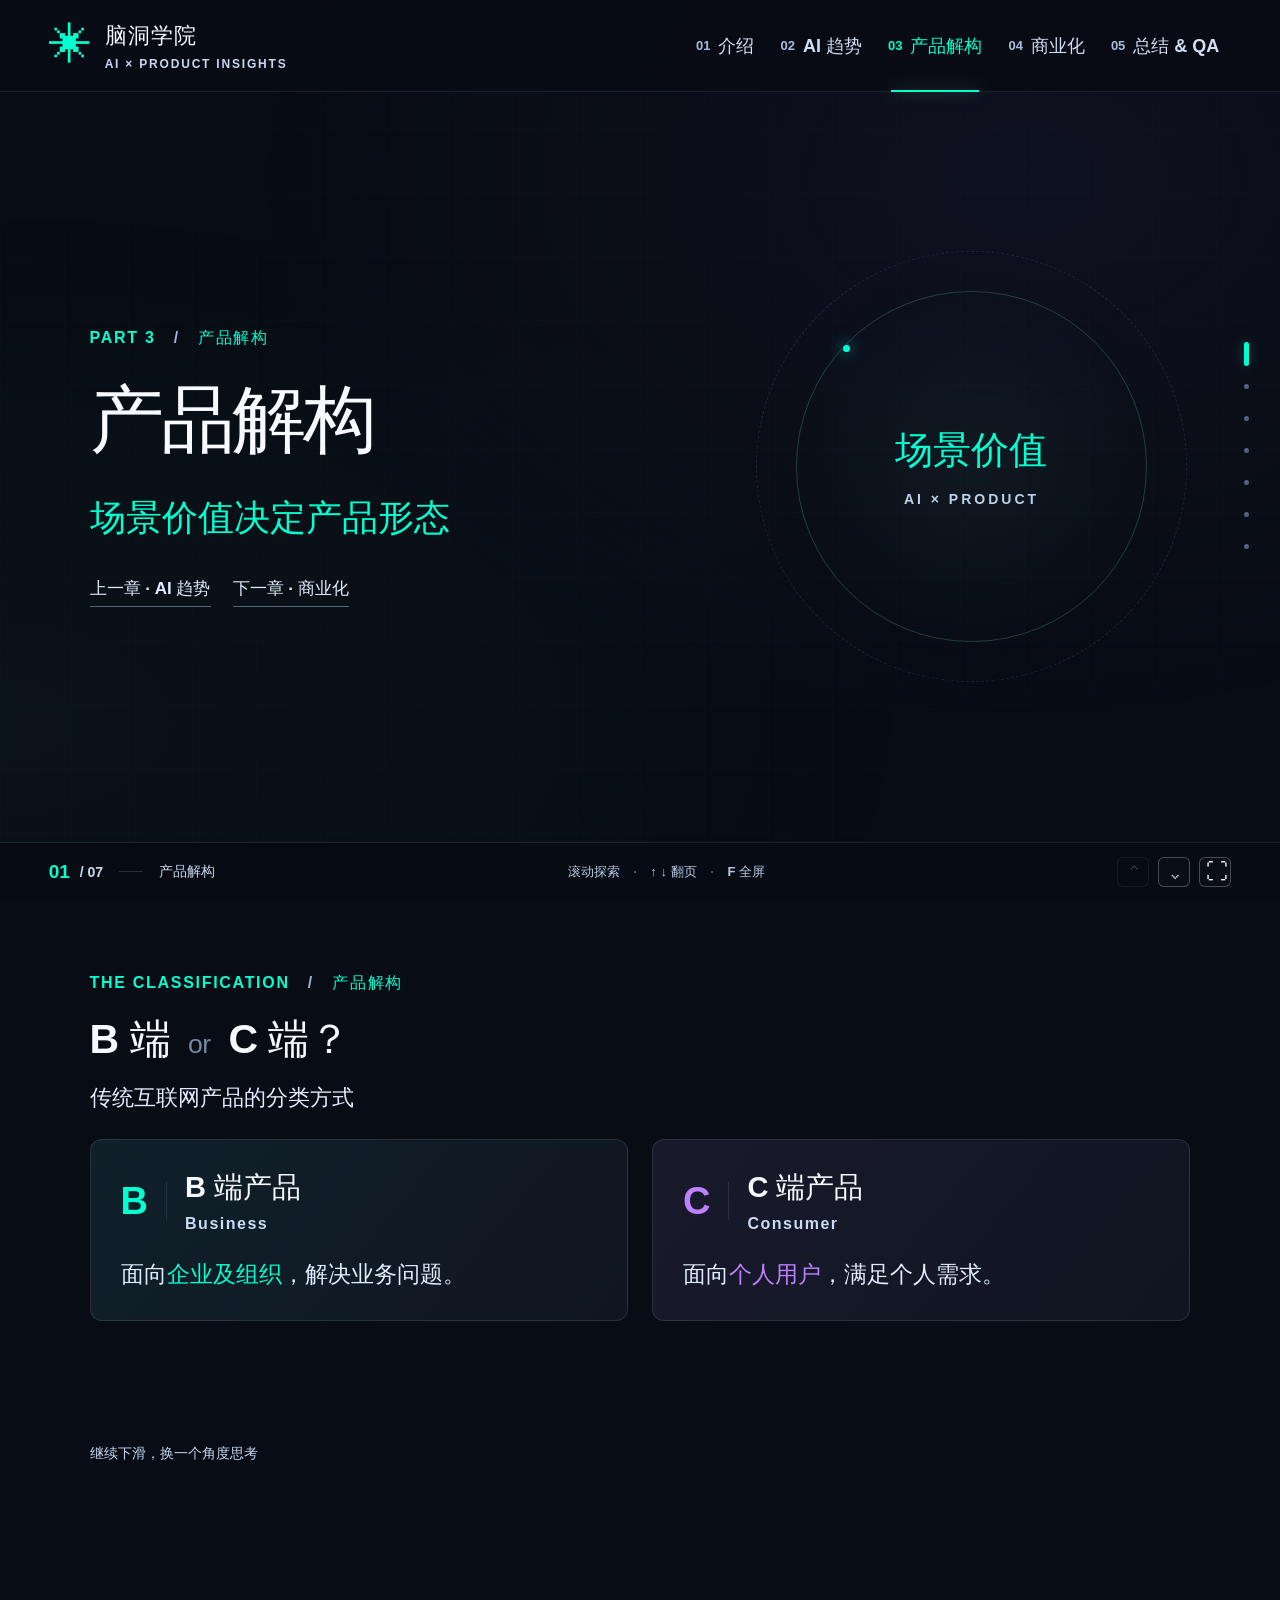
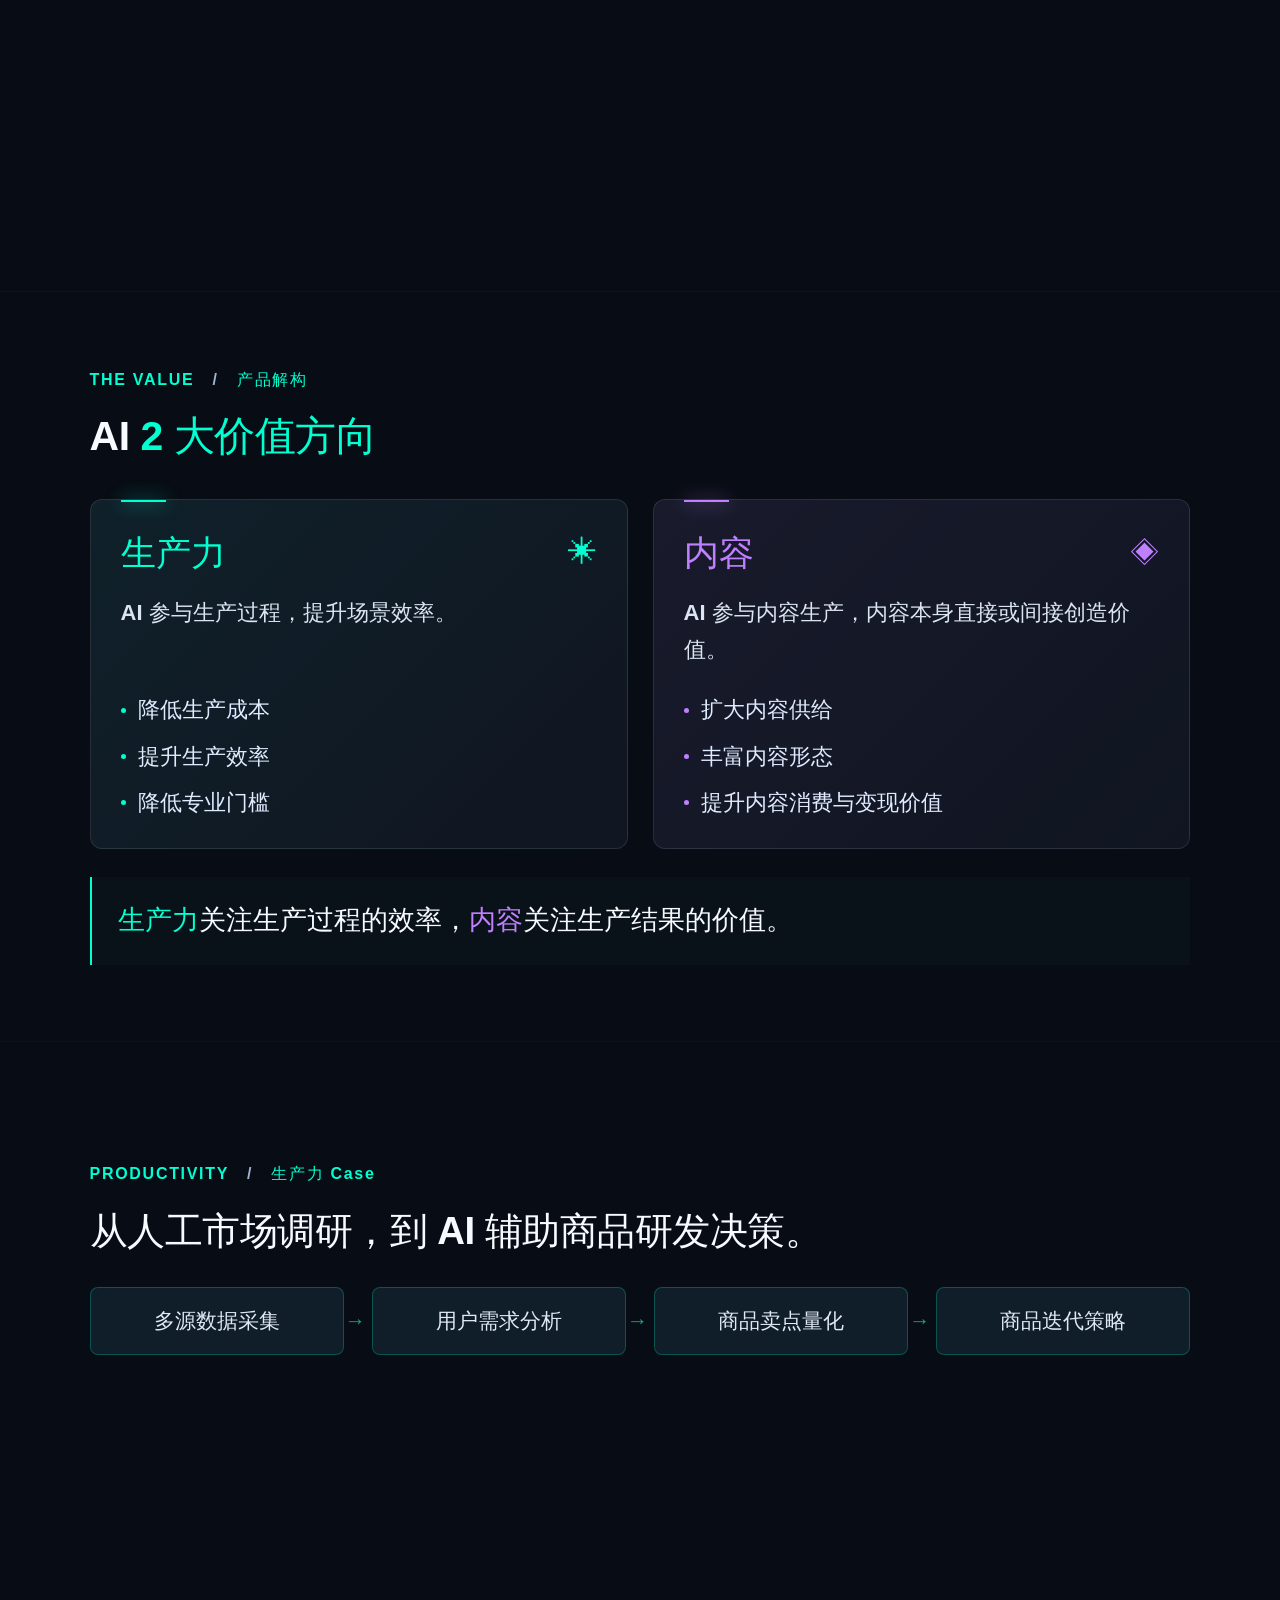
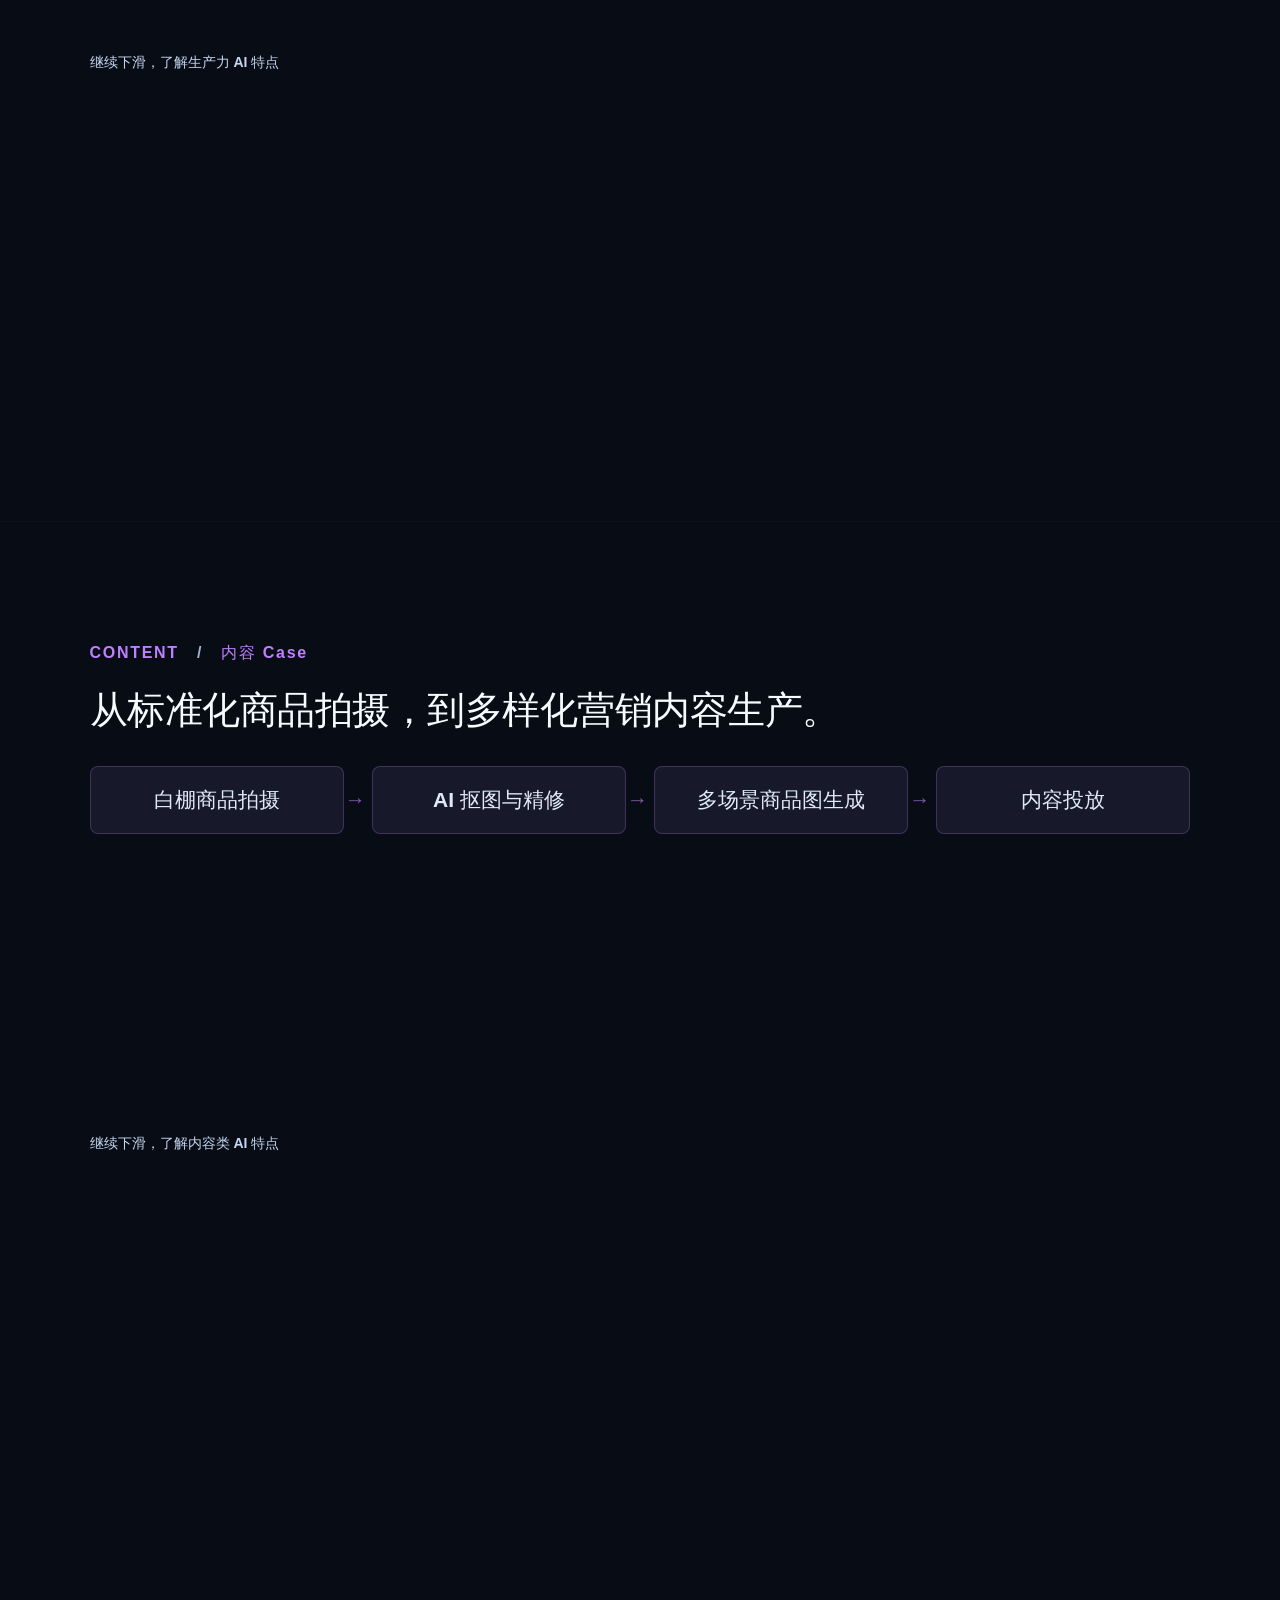
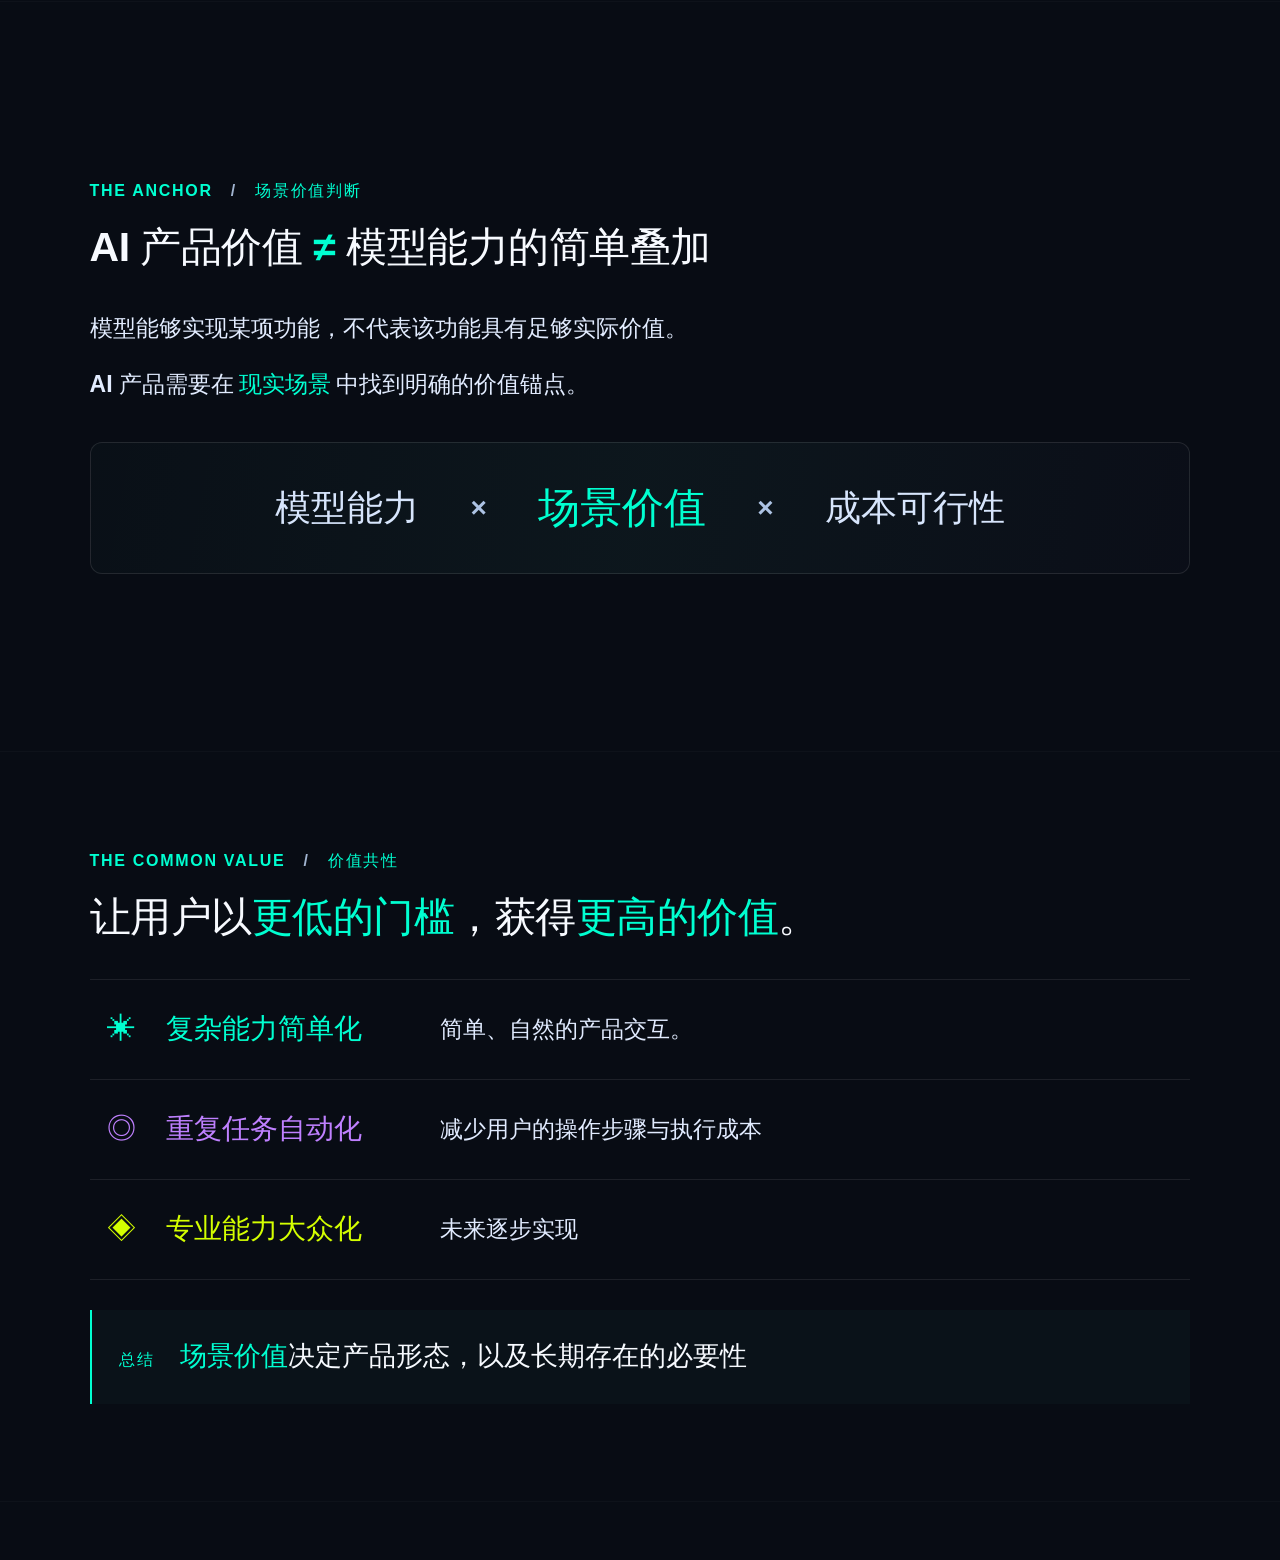
<file: 03-product-structure.html>
<!doctype html>
<html lang="zh-CN"><head><meta charset="utf-8"><meta name="viewport" content="width=device-width,initial-scale=1"><meta name="color-scheme" content="dark"><meta name="description" content="脑洞学院 · 产品视角看 AI 实践。陈天元的 AI 产品机会、价值与商业化分享。"><title>产品解构 · 脑洞学院｜产品视角看 AI 实践</title><link rel="icon" href="assets/favicon.svg"><link rel="stylesheet" href="assets/styles.css"><link rel="stylesheet" href="assets/audience.css?v=20261127-1"><script defer src="assets/presentation.js"></script><script defer src="assets/product-structure.js"></script></head>
<body data-chapter="2"><a class="skip" href="#main">跳至正文</a><div class="ambient" aria-hidden="true"></div>
<header class="topbar"><a class="brand" href="index.html"><span class="brand-mark" aria-hidden="true">✳</span><span>脑洞学院<small>AI × PRODUCT INSIGHTS</small></span></a><nav class="chapter-nav" aria-label="分享章节"><a href="index.html"><span>01</span>介绍</a><a href="02-ai-trends.html"><span>02</span>AI 趋势</a><a href="03-product-structure.html" aria-current="page"><span>03</span>产品解构</a><a href="04-commercialization.html"><span>04</span>商业化</a><a href="05-summary-qa.html"><span>05</span>总结 &amp; QA</a></nav><span class="edition">互联分享 <span>/</span> AI 实践</span></header>
<main id="main" tabindex="-1"><section class="slide chapter-cover" id="chapter" data-label="产品解构"><div class="slide-inner"><div class="chapter-cover-layout"><div><p class="eyebrow reveal">PART 3 <span>/</span> 产品解构</p><h1 class="reveal">产品解构</h1><p class="chapter-thesis reveal">场景价值决定产品形态</p><div class="chapter-links reveal"><a href="02-ai-trends.html">上一章 · AI 趋势</a><a href="04-commercialization.html">下一章 · 商业化</a></div></div><div class="chapter-symbol reveal"><div class="symbol-orbit"></div><span>场景价值</span><small>AI × PRODUCT</small></div></div></div></section><section class="slide bc-classification" id="business-or-consumer" data-label="B 端 or C 端？" aria-labelledby="bc-title"><div class="bc-pin"><div class="slide-inner"><div class="section-heading"><p class="eyebrow reveal">THE CLASSIFICATION <span>/</span> 产品解构</p><h2 id="bc-title" class="reveal">B 端 <span class="bc-or">or</span> C 端？</h2><p class="classification-subtitle reveal">传统互联网产品的分类方式</p></div><div class="classification-grid"><article class="classification-card reveal" style="--classification-color:var(--cyan);--delay:100ms"><div class="classification-type"><span class="classification-letter" aria-hidden="true">B</span><h3>B 端产品 <small>Business</small></h3></div><p>面向<em>企业及组织</em>，解决业务问题。</p></article><article class="classification-card reveal" style="--classification-color:var(--purple);--delay:200ms"><div class="classification-type"><span class="classification-letter" aria-hidden="true">C</span><h3>C 端产品 <small>Consumer</small></h3></div><p>面向<em>个人用户</em>，满足个人需求。</p></article></div><div class="classification-question"><span class="question-q" aria-hidden="true">Q</span><p><strong>Claude Code、Code X、豆包工作</strong>是 B 端工具还是 C 端工具？</p></div><p class="classification-scroll-hint">继续下滑，换一个角度思考</p></div></div></section>
<section class="slide ai-value-directions" id="ai-value-directions" data-label="AI 2 大价值方向" aria-labelledby="value-directions-title"><div class="slide-inner"><div class="section-heading"><p class="eyebrow reveal">THE VALUE <span>/</span> 产品解构</p><h2 id="value-directions-title" class="reveal">AI <em>2 大价值方向</em></h2></div><div class="value-directions-grid"><article class="value-direction reveal" style="--value-color:var(--cyan);--delay:100ms"><header><h3>生产力</h3><span aria-hidden="true">✳</span></header><p class="value-statement"><strong>AI 参与生产过程，提升场景效率。</strong></p><ul><li>降低生产成本</li><li>提升生产效率</li><li>降低专业门槛</li></ul></article><article class="value-direction reveal" style="--value-color:var(--purple);--delay:230ms"><header><h3>内容</h3><span aria-hidden="true">◈</span></header><p class="value-statement"><strong>AI 参与内容生产，内容本身直接或间接创造价值。</strong></p><ul><li>扩大内容供给</li><li>丰富内容形态</li><li>提升内容消费与变现价值</li></ul></article></div><div class="value-takeaway reveal" style="--delay:350ms"><p><strong><span>生产力</span>关注生产过程的效率，<span>内容</span>关注生产结果的价值。</strong></p></div></div></section><section class="slide value-case" id="productivity-case" data-label="生产力 Case" aria-labelledby="productivity-case-title" style="--case-color:var(--cyan)"><div class="value-case-pin"><div class="slide-inner"><div class="section-heading"><p class="eyebrow reveal">PRODUCTIVITY <span>/</span> 生产力 Case</p><h2 id="productivity-case-title" class="reveal">从人工市场调研，到 AI 辅助商品研发决策。</h2></div><ol class="case-workflow reveal" aria-label="业务流程"><li><span class="case-flow-step">多源数据采集</span></li><li><span class="case-flow-step">用户需求分析</span></li><li><span class="case-flow-step">商品卖点量化</span></li><li><span class="case-flow-step">商品迭代策略</span></li></ol><div class="value-case-details"><div class="value-case-features"><h3>生产力 AI 特点</h3><ul><li>与具体任务、业务场景深度结合。</li><li>将重复性、专业性工作自动化或半自动化。</li><li>通过降低人力投入、缩短任务周期创造价值。</li></ul></div><div class="value-case-context"><div class="value-case-scenes"><h4>典型场景</h4><p>代码编写、数据归类与标注、市场调研、商品研发。</p></div><div class="value-case-metric"><h4>核心指标</h4><p><strong>AI 人效比</strong></p></div></div></div><p class="value-case-scroll-hint">继续下滑，了解生产力 AI 特点</p></div></div></section><section class="slide value-case" id="content-case" data-label="内容 Case" aria-labelledby="content-case-title" style="--case-color:var(--purple)"><div class="value-case-pin"><div class="slide-inner"><div class="section-heading"><p class="eyebrow reveal">CONTENT <span>/</span> 内容 Case</p><h2 id="content-case-title" class="reveal">从标准化商品拍摄，到多样化营销内容生产。</h2></div><ol class="case-workflow reveal" aria-label="业务流程"><li><span class="case-flow-step">白棚商品拍摄</span></li><li><span class="case-flow-step">AI 抠图与精修</span></li><li><span class="case-flow-step">多场景商品图生成</span></li><li><span class="case-flow-step">内容投放</span></li></ol><div class="value-case-details"><div class="value-case-features"><h3>内容类 AI 特点</h3><ul><li>模型能力直接参与内容生产。</li><li>内容本身承载用户价值或商业价值。</li><li>通过内容质量、消费体验与转化效率创造收益。</li></ul></div><div class="value-case-context"><div class="value-case-scenes"><h4>典型场景</h4><p>AI 商品图、AI 短剧、AI 互动游戏、AI 陪伴。</p></div><div class="value-case-metric"><h4>核心指标</h4><p><strong>内容价值转化</strong></p><span>点击率提升 → 销售额增长</span></div></div></div><p class="value-case-scroll-hint">继续下滑，了解内容类 AI 特点</p></div></div></section><section class="slide scene-value-judgment" id="scene-value-judgment" data-label="场景价值判断" aria-labelledby="scene-value-title"><div class="slide-inner"><div class="section-heading"><p class="eyebrow reveal">THE ANCHOR <span>/</span> 场景价值判断</p><h2 id="scene-value-title" class="reveal">AI 产品价值 <em>≠</em> 模型能力的简单叠加</h2></div><div class="scene-value-explanation"><p class="reveal" style="--delay:100ms">模型能够实现某项功能，不代表该功能具有足够实际价值。</p><p class="reveal" style="--delay:200ms">AI 产品需要在<strong>现实场景</strong>中找到明确的价值锚点。</p></div><div class="scene-value-formula reveal" style="--delay:300ms" aria-label="模型能力乘以场景价值乘以成本可行性"><span>模型能力</span><i aria-hidden="true">×</i><strong>场景价值</strong><i aria-hidden="true">×</i><span>成本可行性</span></div></div></section>
<section class="slide shared-value" id="shared-value" data-label="价值共性" aria-labelledby="shared-value-title"><div class="slide-inner"><div class="section-heading"><p class="eyebrow reveal">THE COMMON VALUE <span>/</span> 价值共性</p><h2 id="shared-value-title" class="reveal">让用户以<em>更低的门槛</em>，获得<em>更高的价值</em>。</h2></div><div class="shared-value-list"><article class="shared-value-row reveal" style="--shared-color:var(--cyan);--delay:100ms"><span class="shared-value-icon" aria-hidden="true">✳</span><h3>复杂能力简单化</h3><p>简单、自然的产品交互。</p></article><article class="shared-value-row reveal" style="--shared-color:var(--purple);--delay:200ms"><span class="shared-value-icon" aria-hidden="true">◎</span><h3>重复任务自动化</h3><p>减少用户的操作步骤与执行成本</p></article><article class="shared-value-row reveal" style="--shared-color:var(--lime);--delay:300ms"><span class="shared-value-icon" aria-hidden="true">◈</span><h3>专业能力大众化</h3><p>未来逐步实现</p></article></div><div class="shared-value-summary reveal" style="--delay:400ms"><span>总结</span><p><strong><em>场景价值</em>决定产品形态，以及长期存在的必要性</strong></p></div></div></section></main><nav class="screen-dots" aria-label="本章分屏导航"><a href="#chapter" aria-label="产品解构" title="产品解构"><span></span></a><a href="#business-or-consumer" aria-label="B 端 or C 端？" title="B 端 or C 端？"><span></span></a><a href="#ai-value-directions" aria-label="AI 2 大价值方向" title="AI 2 大价值方向"><span></span></a><a href="#productivity-case" aria-label="生产力 Case" title="生产力 Case"><span></span></a><a href="#content-case" aria-label="内容 Case" title="内容 Case"><span></span></a><a href="#scene-value-judgment" aria-label="场景价值判断" title="场景价值判断"><span></span></a><a href="#shared-value" aria-label="价值共性" title="价值共性"><span></span></a></nav>
<footer class="controls"><div class="position"><strong id="screen-number">01</strong><span>/ 07</span><i></i><span id="screen-label">产品解构</span></div><span class="keyboard-tip">滚动探索 <span>·</span> ↑ ↓ 翻页 <span>·</span> F 全屏</span><div class="control-buttons"><button id="prev" aria-label="上一屏" title="上一屏">⌃</button><button id="next" aria-label="下一屏" title="下一屏">⌄</button><button id="fullscreen" aria-label="全屏演示" title="全屏演示（F）">⛶</button></div><div class="reading-progress"><i></i></div></footer><div class="toast" role="status"></div></body></html>
</file>
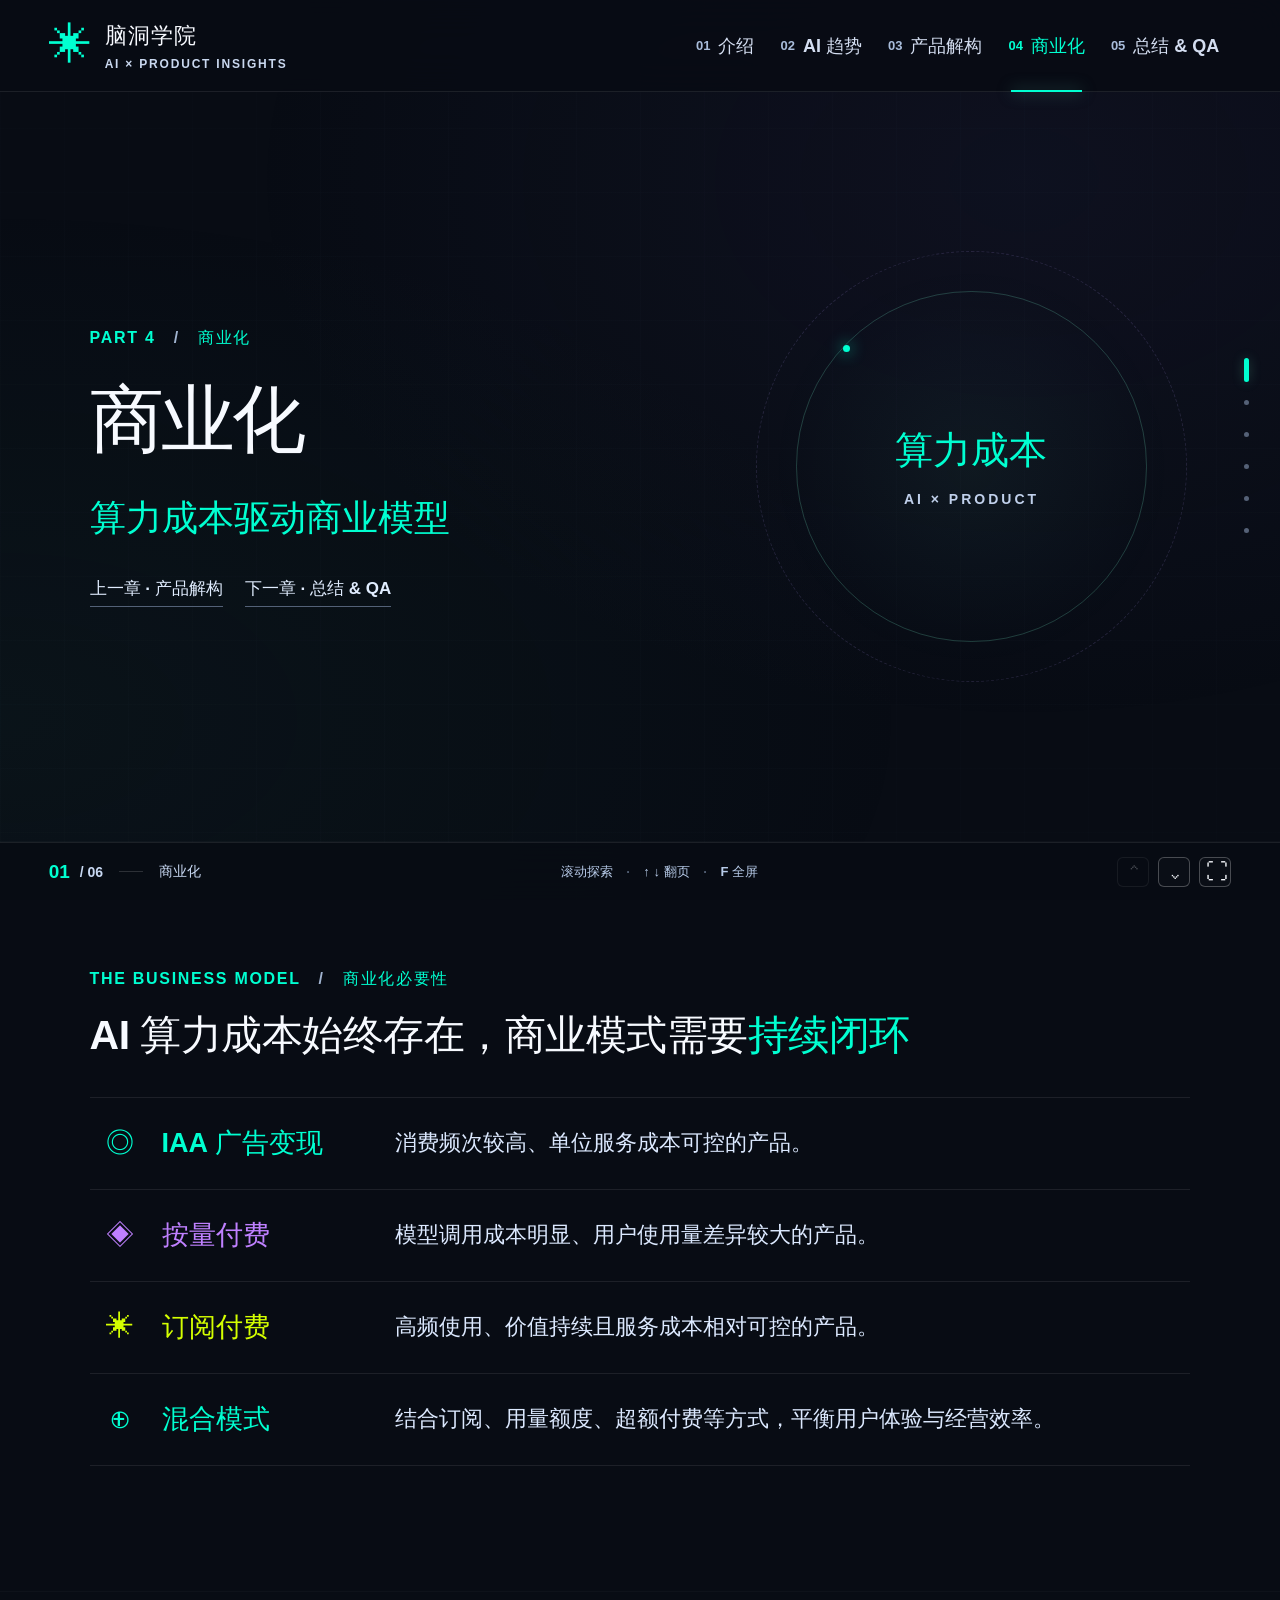
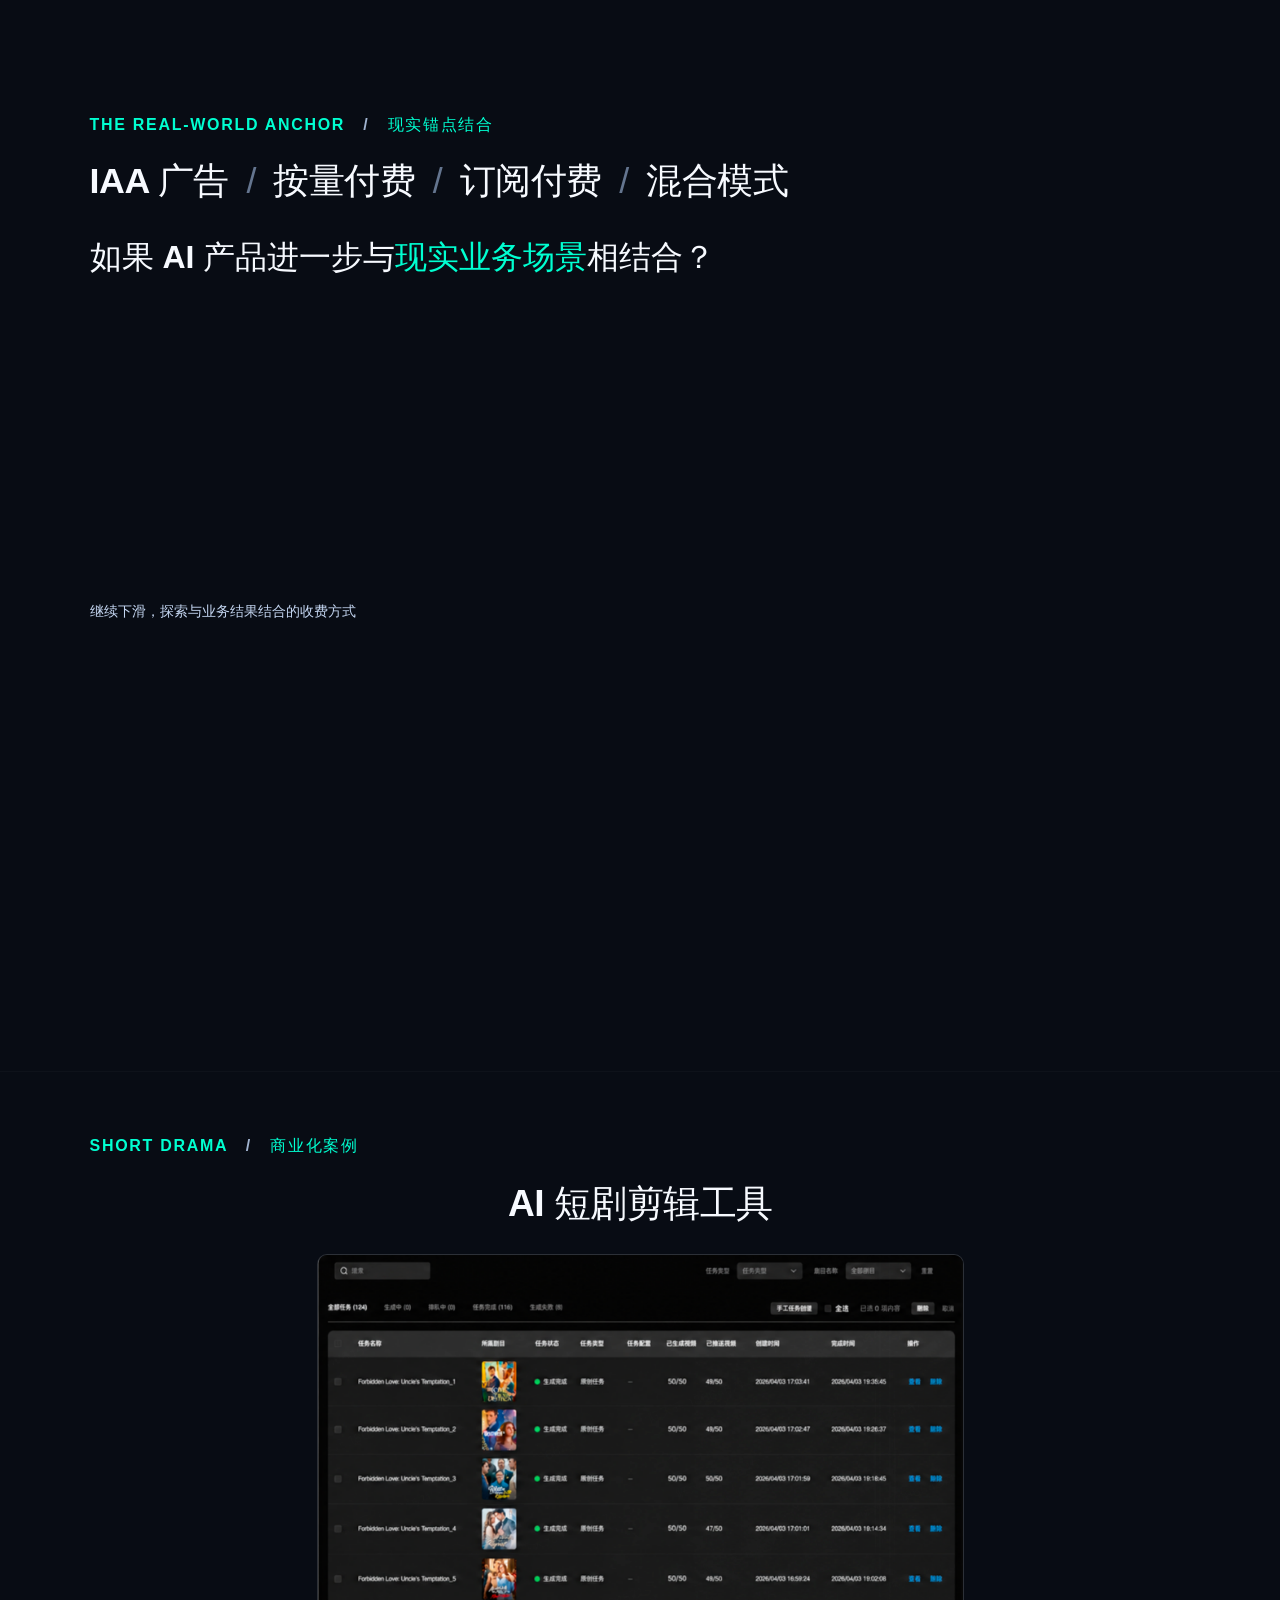
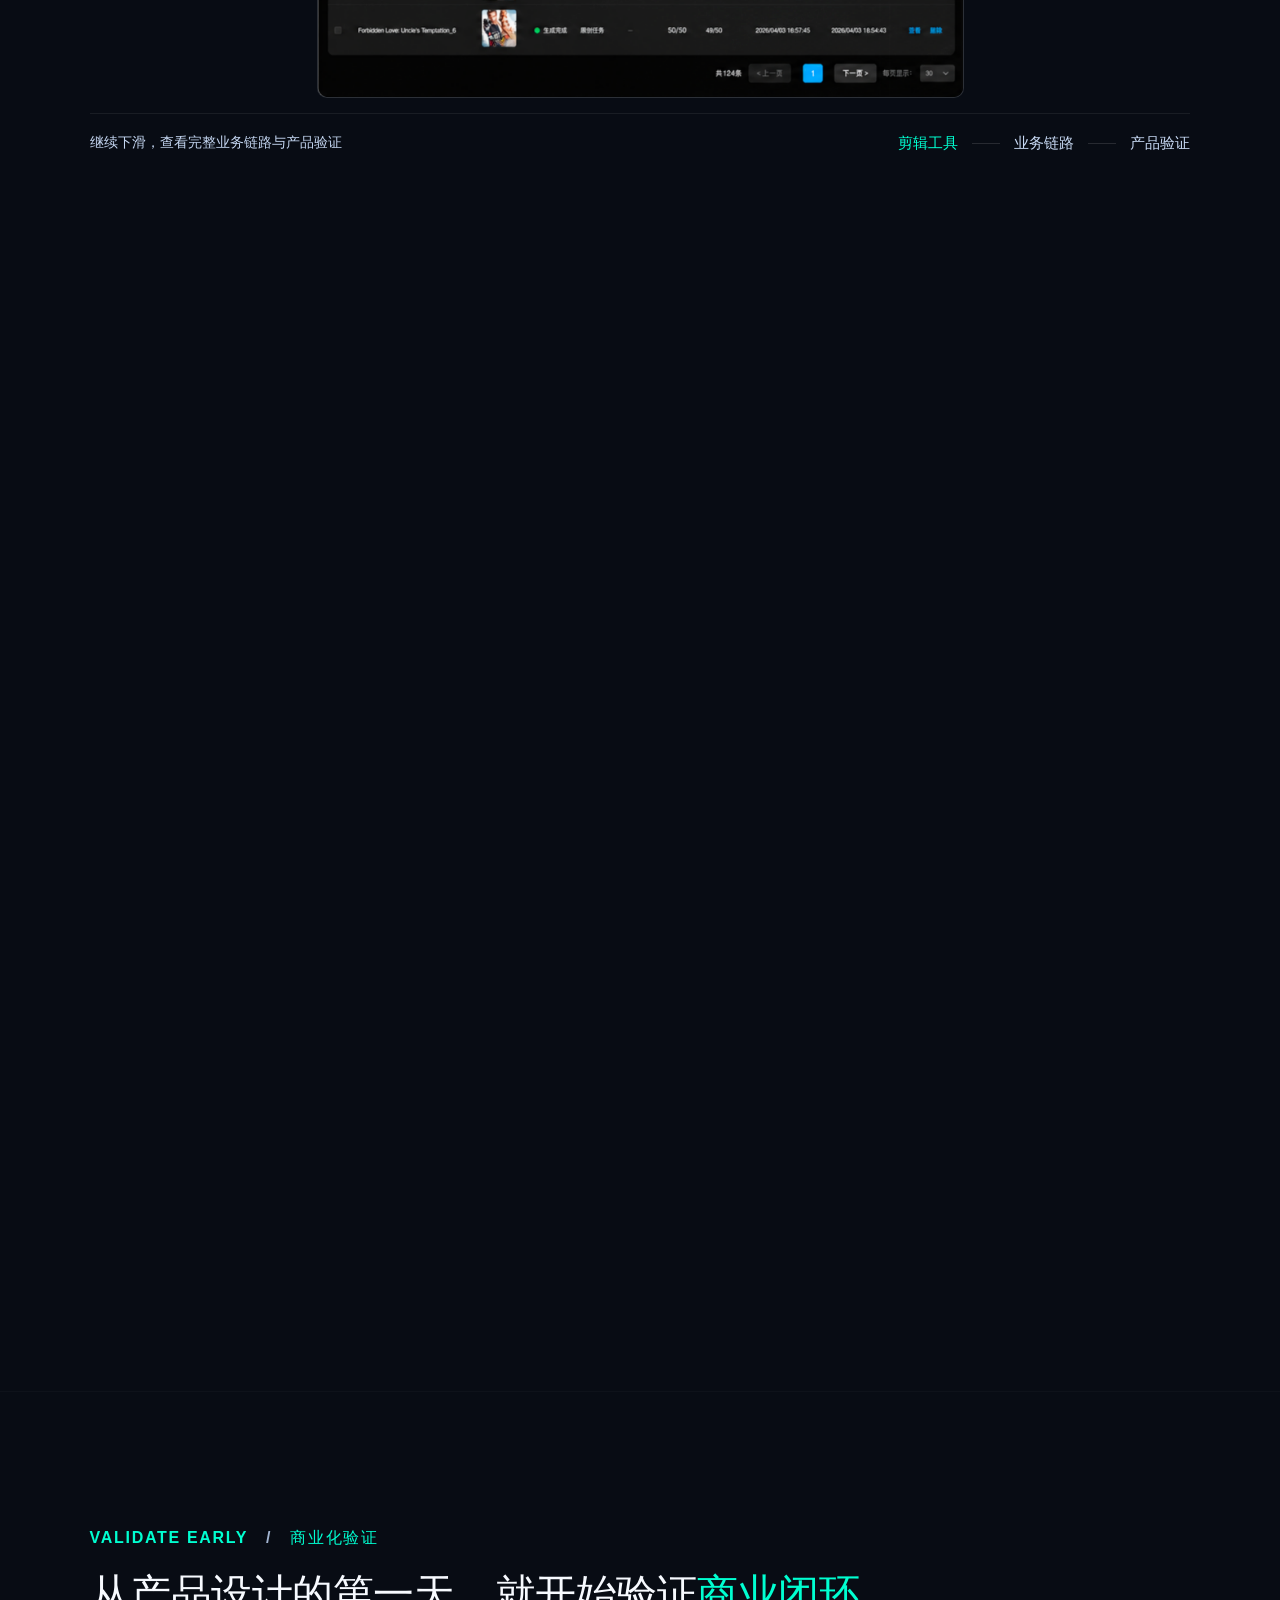
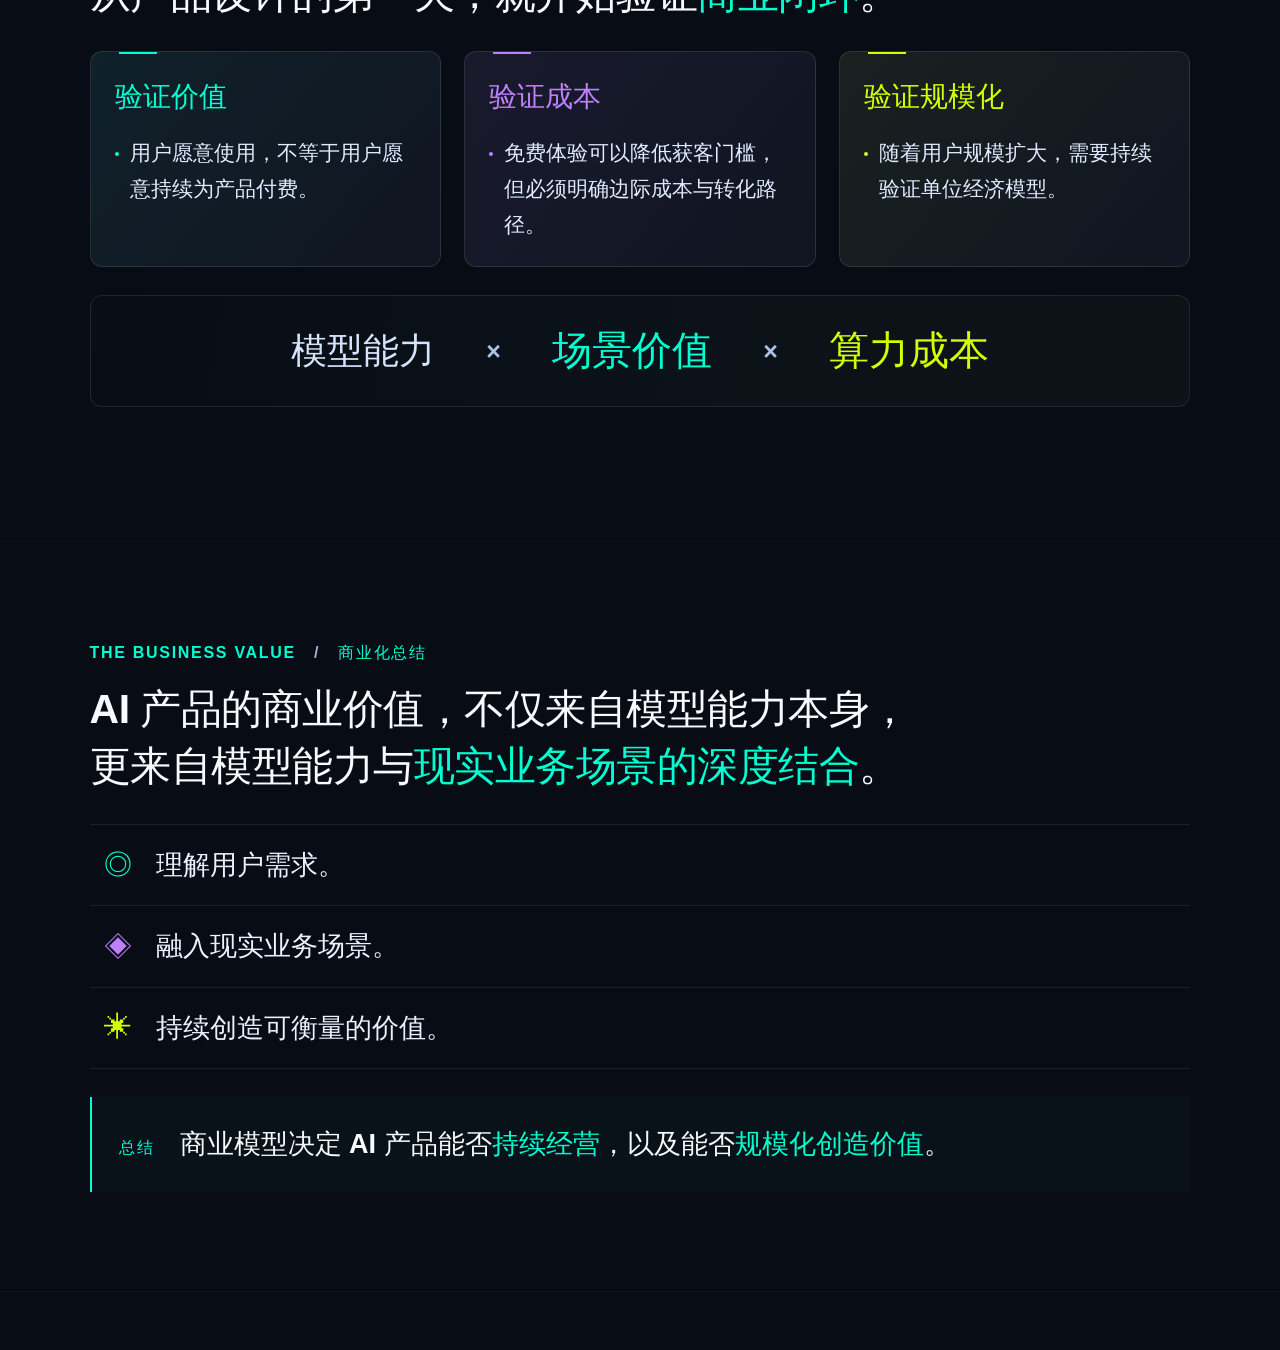
<file: 04-commercialization.html>
<!doctype html>
<html lang="zh-CN"><head><meta charset="utf-8"><meta name="viewport" content="width=device-width,initial-scale=1"><meta name="color-scheme" content="dark"><meta name="description" content="脑洞学院 · 产品视角看 AI 实践。陈天元的 AI 产品机会、价值与商业化分享。"><title>商业化 · 脑洞学院｜产品视角看 AI 实践</title><link rel="icon" href="assets/favicon.svg"><link rel="stylesheet" href="assets/styles.css"><link rel="stylesheet" href="assets/audience.css?v=20261127-1"><script defer src="assets/presentation.js"></script><script defer src="assets/commercialization.js"></script><script defer src="assets/outcome-story.js"></script></head>
<body data-chapter="3"><a class="skip" href="#main">跳至正文</a><div class="ambient" aria-hidden="true"></div>
<header class="topbar"><a class="brand" href="index.html"><span class="brand-mark" aria-hidden="true">✳</span><span>脑洞学院<small>AI × PRODUCT INSIGHTS</small></span></a><nav class="chapter-nav" aria-label="分享章节"><a href="index.html"><span>01</span>介绍</a><a href="02-ai-trends.html"><span>02</span>AI 趋势</a><a href="03-product-structure.html"><span>03</span>产品解构</a><a href="04-commercialization.html" aria-current="page"><span>04</span>商业化</a><a href="05-summary-qa.html"><span>05</span>总结 &amp; QA</a></nav><span class="edition">互联分享 <span>/</span> AI 实践</span></header>
<main id="main" tabindex="-1"><section class="slide chapter-cover" id="chapter" data-label="商业化"><div class="slide-inner"><div class="chapter-cover-layout"><div><p class="eyebrow reveal">PART 4 <span>/</span> 商业化</p><h1 class="reveal">商业化</h1><p class="chapter-thesis reveal">算力成本驱动商业模型</p><div class="chapter-links reveal"><a href="03-product-structure.html">上一章 · 产品解构</a><a href="05-summary-qa.html">下一章 · 总结 &amp; QA</a></div></div><div class="chapter-symbol reveal"><div class="symbol-orbit"></div><span>算力成本</span><small>AI × PRODUCT</small></div></div></div></section><section class="slide business-necessity" id="business-necessity" data-label="商业化必要性" aria-labelledby="business-necessity-title"><div class="slide-inner"><div class="section-heading"><p class="eyebrow reveal">THE BUSINESS MODEL <span>/</span> 商业化必要性</p><h2 id="business-necessity-title" class="reveal">AI 算力成本始终存在，<br class="mobile-break">商业模式需要<em>持续闭环</em></h2></div><ul class="business-model-list"><li class="business-model-row reveal" style="--model-color:var(--cyan);--delay:100ms"><span class="business-model-marker" aria-hidden="true">◎</span><h3>IAA 广告变现</h3><p>消费频次较高、单位服务成本可控的产品。</p></li><li class="business-model-row reveal" style="--model-color:var(--purple);--delay:180ms"><span class="business-model-marker" aria-hidden="true">◈</span><h3>按量付费</h3><p>模型调用成本明显、用户使用量差异较大的产品。</p></li><li class="business-model-row reveal" style="--model-color:var(--lime);--delay:260ms"><span class="business-model-marker" aria-hidden="true">✳</span><h3>订阅付费</h3><p>高频使用、价值持续且服务成本相对可控的产品。</p></li><li class="business-model-row reveal" style="--model-color:var(--cyan);--delay:340ms"><span class="business-model-marker" aria-hidden="true">⊕</span><h3>混合模式</h3><p>结合订阅、用量额度、超额付费等方式，平衡用户体验与经营效率。</p></li></ul></div></section>
<section class="slide business-anchor" id="business-anchor" data-label="现实锚点结合" aria-labelledby="business-anchor-title"><div class="business-anchor-pin"><div class="slide-inner"><div class="section-heading"><p class="eyebrow reveal">THE REAL-WORLD ANCHOR <span>/</span> 现实锚点结合</p><h2 id="business-anchor-title" class="reveal">IAA 广告 <span>/</span> 按量付费 <span>/</span> 订阅付费 <span>/</span> 混合模式</h2></div><h3 class="business-anchor-question reveal">如果 AI 产品进一步与<em>现实业务场景</em>相结合？</h3><div class="business-results"><div class="business-result-grid"><article style="--result-color:var(--cyan)"><h4>效果分佣</h4><p>流量转化产生的收益分成</p></article><article style="--result-color:var(--purple)"><h4>订单撮合分佣</h4><p>连接供给与需求，分享交易收益。</p></article><article style="--result-color:var(--lime)"><h4>履约结果付费</h4><p>执行实际任务按照完成度付费</p></article></div><div class="business-result-conclusion"><p><strong>从为 AI 能力付费，到为 AI 创造的<em>业务结果</em>付费。</strong></p></div></div><p class="business-anchor-hint">继续下滑，探索与业务结果结合的收费方式</p></div></div></section><section class="slide drama-case" id="drama-case" data-label="AI 短剧剪辑工具" aria-label="AI 短剧剪辑工具三阶段展示"><div class="drama-pin"><div class="slide-inner"><p class="eyebrow">SHORT DRAMA <span>/</span> 商业化案例</p><div class="drama-stage-area"><div class="outcome-stage drama-tool-stage" data-outcome="0"><h2>AI 短剧剪辑工具</h2><figure class="drama-tool-figure"><a href="assets/images/drama-clipping-tool.png" target="_blank" rel="noopener" aria-label="查看 AI 短剧剪辑工具界面原图"><img src="assets/images/drama-clipping-tool.png" width="792" height="543" alt="AI 短剧剪辑任务界面，展示剧集素材、任务状态、处理进度与操作列表" loading="lazy"></a></figure></div><div class="outcome-stage drama-workflow-stage" data-outcome="1"><h2>完整业务链路</h2><ol class="drama-workflow" aria-label="完整业务链路"><li>账号运营涨粉</li><li>AI 选片</li><li>Agent 剪辑</li><li>Facebook 自动发布</li><li>变现分佣</li></ol><div class="drama-ideal"><h3>理想产品形态</h3><p>Agent 自动托管业务全流程，用户只需绑定 FB 账号后定期查看账户收益与提现。</p></div></div><div class="outcome-stage drama-app-stage" data-outcome="2"><h2>短剧一键剪辑分发 APP，<em>已完成产品验证</em></h2><div class="drama-app-screens"><figure><a href="assets/images/drama-app-store.png" target="_blank" rel="noopener" aria-label="查看 APP 商店页原图"><img src="assets/images/drama-app-store.png" width="255" height="481" alt="Voobee APP 商店页，展示应用图标、打开按钮和产品预览" loading="lazy"></a><figcaption>APP 商店页</figcaption></figure><figure><a href="assets/images/drama-app-editor.png" target="_blank" rel="noopener" aria-label="查看 AI 视频剪辑界面原图"><img src="assets/images/drama-app-editor.png" width="239" height="480" alt="AI 视频剪辑界面，展示视频预览、剧集信息与 Clip With AI 按钮" loading="lazy"></a><figcaption>AI 视频剪辑</figcaption></figure></div></div></div><div class="outcome-controls"><span class="outcome-scroll-hint">继续下滑，查看完整业务链路与产品验证</span><nav aria-label="短剧案例展示阶段"><button type="button" data-outcome-step="0" aria-current="step">剪辑工具</button><span aria-hidden="true"></span><button type="button" data-outcome-step="1">业务链路</button><span aria-hidden="true"></span><button type="button" data-outcome-step="2">产品验证</button></nav></div></div></div></section><section class="slide business-validation" id="business-validation" data-label="商业化验证" aria-labelledby="validation-title"><div class="slide-inner"><div class="section-heading"><p class="eyebrow reveal">VALIDATE EARLY <span>/</span> 商业化验证</p><h2 id="validation-title" class="reveal">从产品设计的第一天，<br class="mobile-break">就开始验证<em>商业闭环</em>。</h2></div><div class="validation-grid"><article class="validation-card reveal" style="--validation-color:var(--cyan);--delay:100ms"><h3>验证价值</h3><ul><li>用户愿意使用，不等于用户愿意持续为产品付费。</li></ul></article><article class="validation-card reveal" style="--validation-color:var(--purple);--delay:200ms"><h3>验证成本</h3><ul><li>免费体验可以降低获客门槛，但必须明确边际成本与转化路径。</li></ul></article><article class="validation-card reveal" style="--validation-color:var(--lime);--delay:300ms"><h3>验证规模化</h3><ul><li>随着用户规模扩大，需要持续验证单位经济模型。</li></ul></article></div><div class="validation-formula reveal" style="--delay:400ms" aria-label="模型能力乘以场景价值乘以算力成本"><span>模型能力</span><i aria-hidden="true">×</i><strong class="validation-value">场景价值</strong><i aria-hidden="true">×</i><strong class="validation-cost">算力成本</strong></div></div></section>
<section class="slide business-summary" id="business-summary" data-label="商业化总结" aria-labelledby="business-summary-title"><div class="slide-inner"><div class="section-heading"><p class="eyebrow reveal">THE BUSINESS VALUE <span>/</span> 商业化总结</p><h2 id="business-summary-title" class="reveal">AI 产品的商业价值，不仅来自模型能力本身，<br>更来自模型能力与<em>现实业务场景的深度结合</em>。</h2></div><ul class="business-summary-points"><li class="reveal" style="--point-color:var(--cyan);--delay:100ms"><span aria-hidden="true">◎</span><strong>理解用户需求。</strong></li><li class="reveal" style="--point-color:var(--purple);--delay:200ms"><span aria-hidden="true">◈</span><strong>融入现实业务场景。</strong></li><li class="reveal" style="--point-color:var(--lime);--delay:300ms"><span aria-hidden="true">✳</span><strong>持续创造可衡量的价值。</strong></li></ul><div class="business-summary-takeaway reveal" style="--delay:400ms"><span>总结</span><p><strong>商业模型决定 AI 产品能否<em>持续经营</em>，以及能否<em>规模化创造价值</em>。</strong></p></div></div></section></main><nav class="screen-dots" aria-label="本章分屏导航"><a href="#chapter" aria-label="商业化" title="商业化"><span></span></a><a href="#business-necessity" aria-label="商业化必要性" title="商业化必要性"><span></span></a><a href="#business-anchor" aria-label="现实锚点结合" title="现实锚点结合"><span></span></a><a href="#drama-case" aria-label="AI 短剧剪辑工具" title="AI 短剧剪辑工具"><span></span></a><a href="#business-validation" aria-label="商业化验证" title="商业化验证"><span></span></a><a href="#business-summary" aria-label="商业化总结" title="商业化总结"><span></span></a></nav>
<footer class="controls"><div class="position"><strong id="screen-number">01</strong><span>/ 06</span><i></i><span id="screen-label">商业化</span></div><span class="keyboard-tip">滚动探索 <span>·</span> ↑ ↓ 翻页 <span>·</span> F 全屏</span><div class="control-buttons"><button id="prev" aria-label="上一屏" title="上一屏">⌃</button><button id="next" aria-label="下一屏" title="下一屏">⌄</button><button id="fullscreen" aria-label="全屏演示" title="全屏演示（F）">⛶</button></div><div class="reading-progress"><i></i></div></footer><div class="toast" role="status"></div></body></html>
</file>
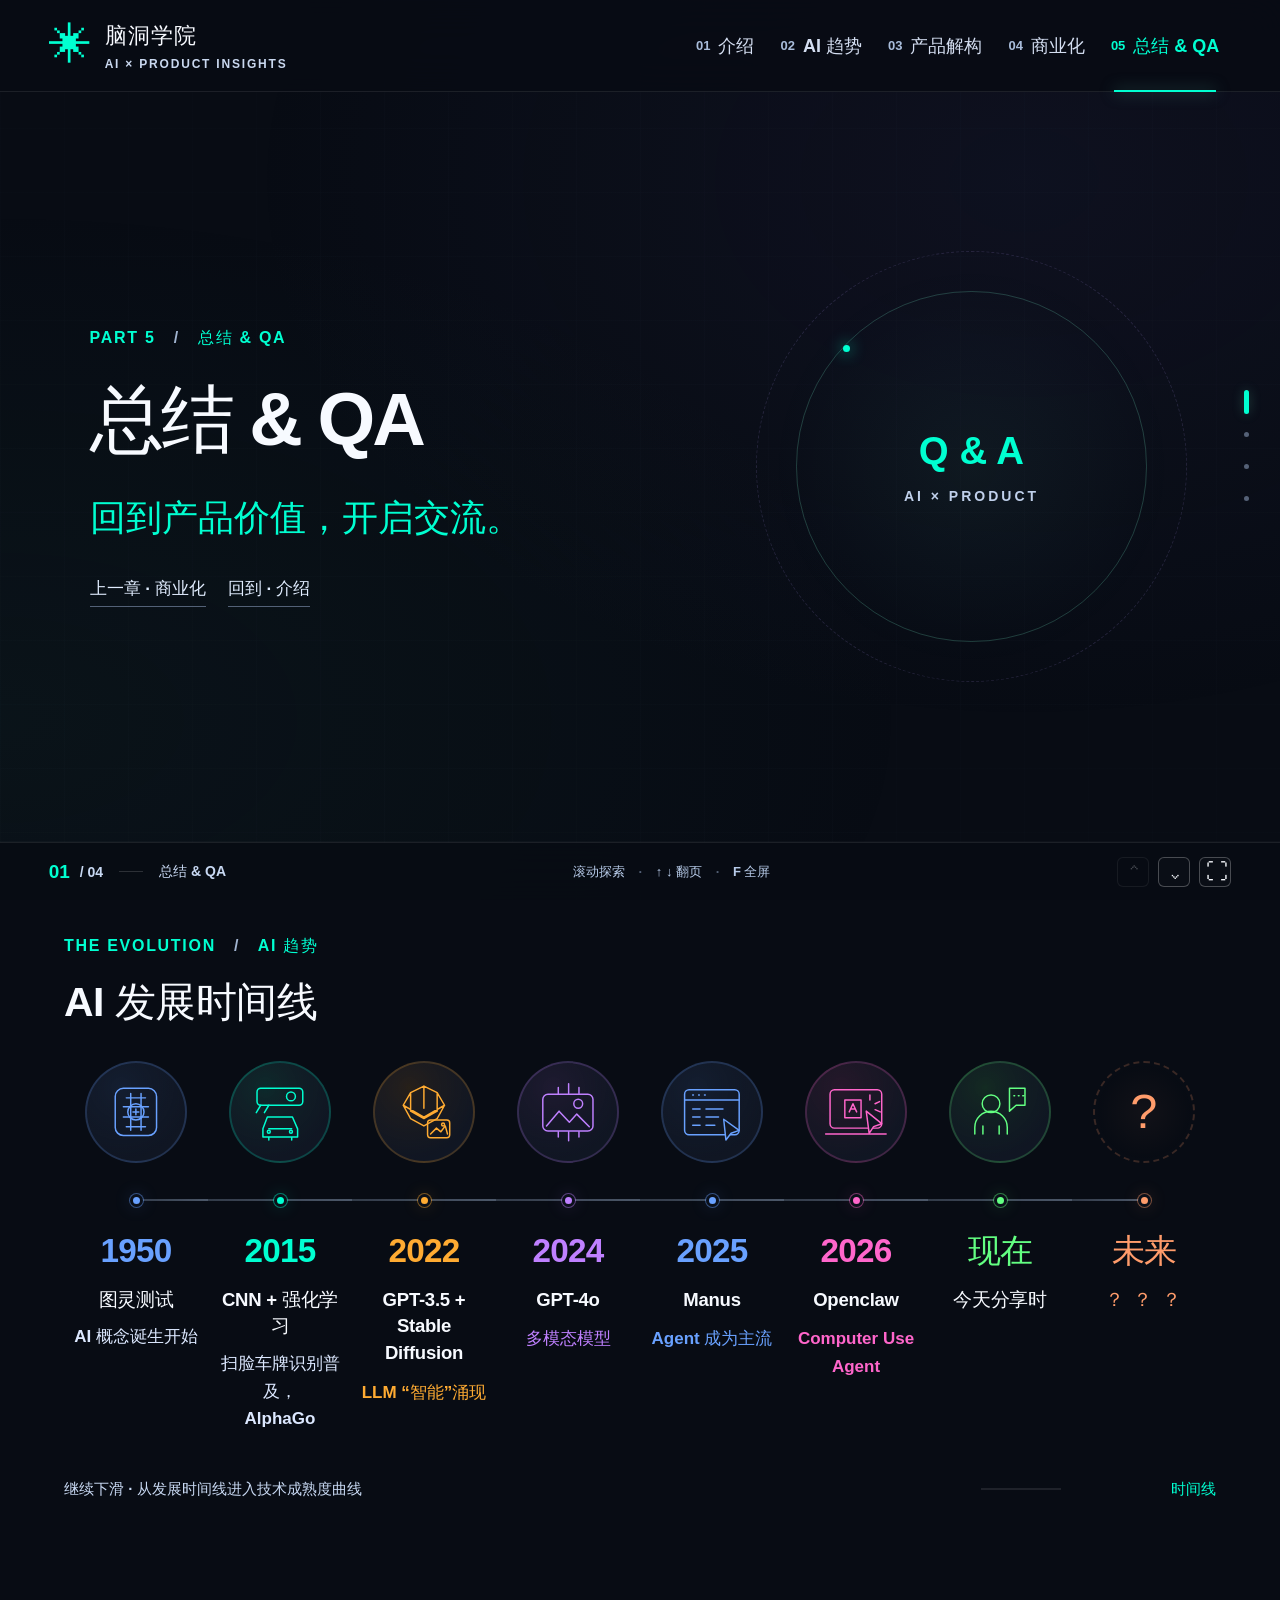
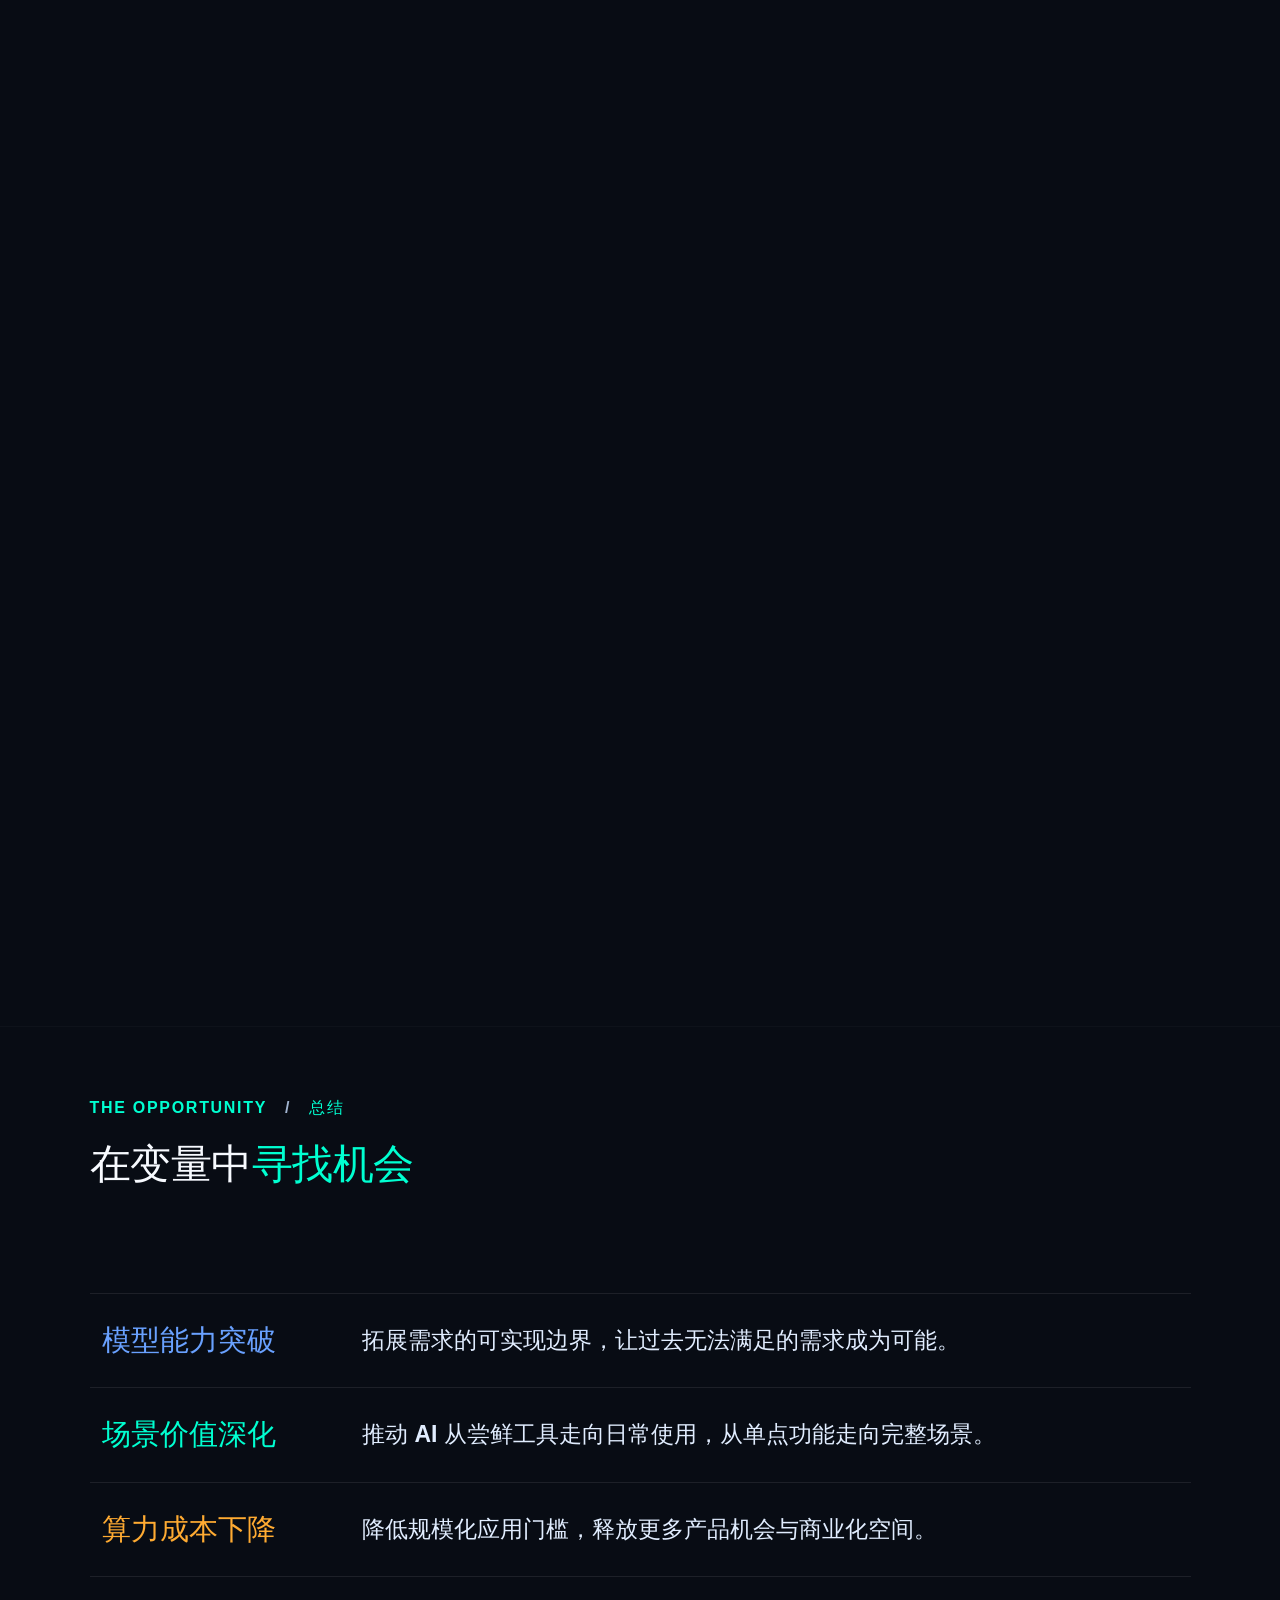
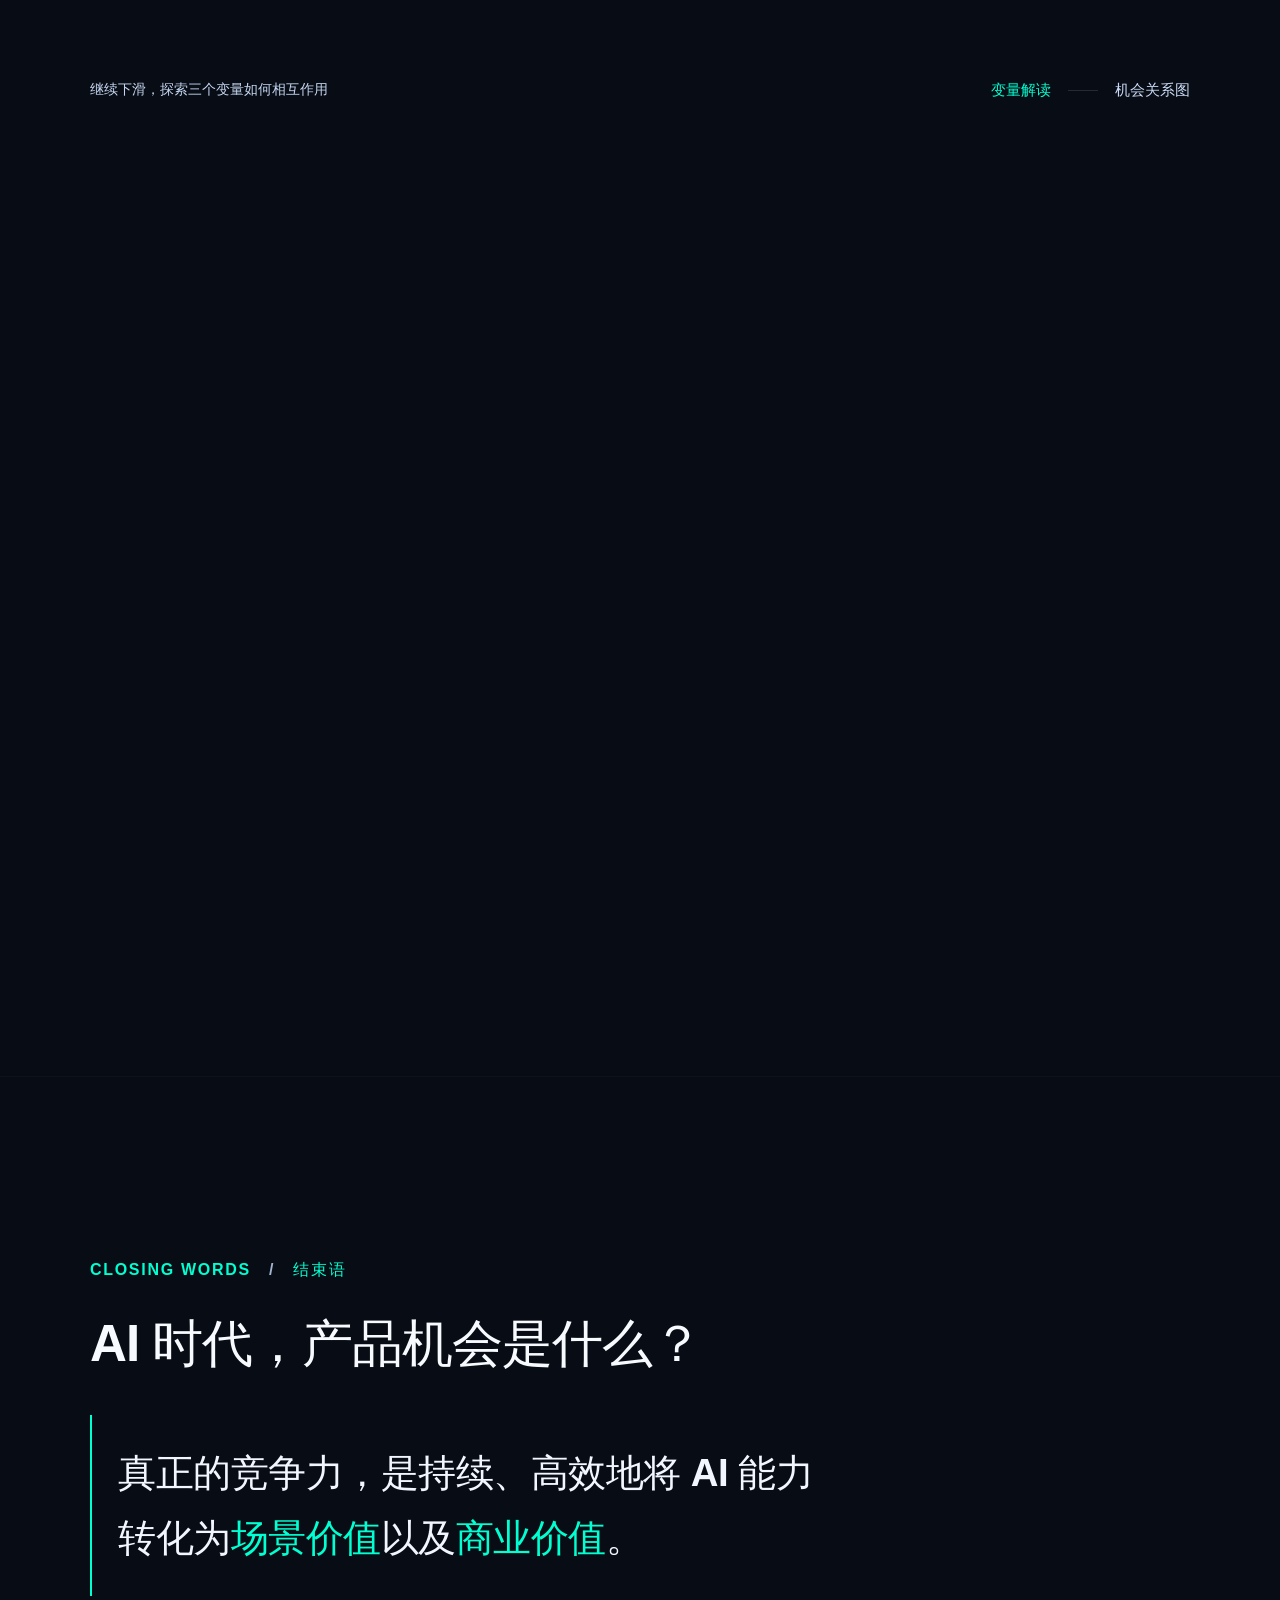
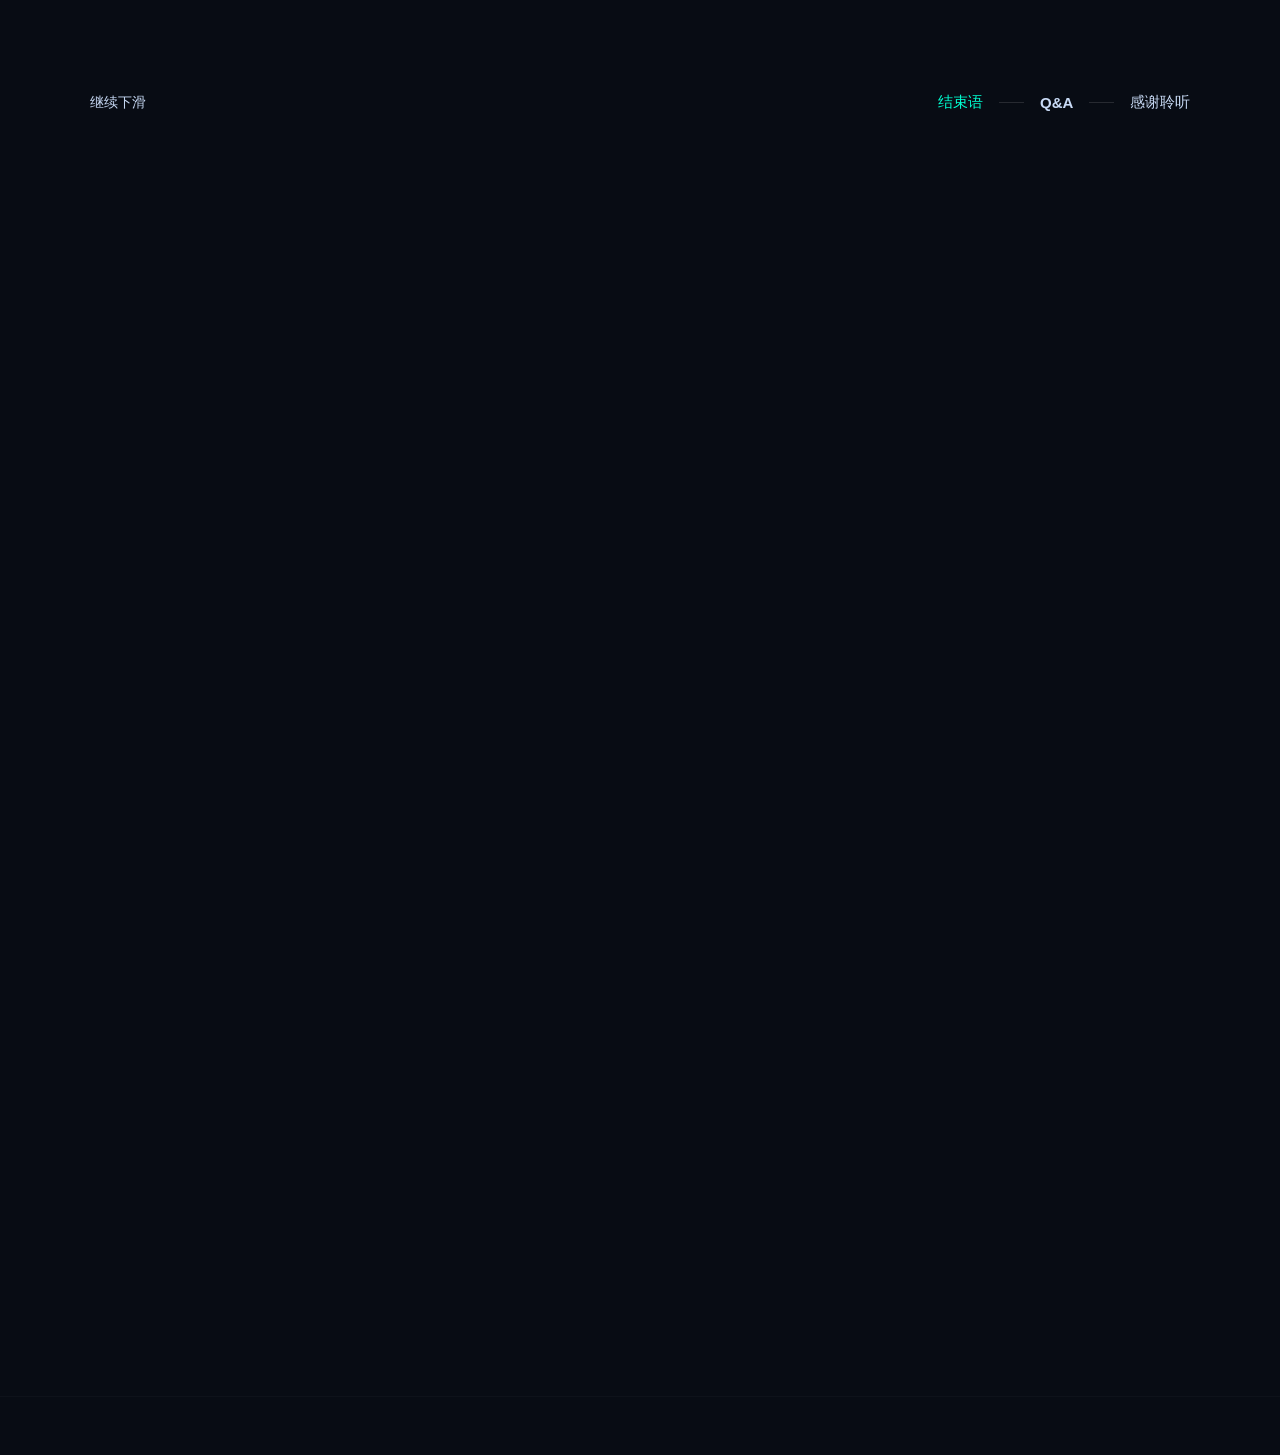
<file: 05-summary-qa.html>
<!doctype html>
<html lang="zh-CN"><head><meta charset="utf-8"><meta name="viewport" content="width=device-width,initial-scale=1"><meta name="color-scheme" content="dark"><meta name="description" content="脑洞学院 · 产品视角看 AI 实践。陈天元的 AI 产品机会、价值与商业化分享。"><title>总结 &amp; QA · 脑洞学院｜产品视角看 AI 实践</title><link rel="icon" href="assets/favicon.svg"><link rel="stylesheet" href="assets/styles.css"><link rel="stylesheet" href="assets/audience.css?v=20261127-1"><script defer src="assets/presentation.js"></script><script defer src="assets/timeline-morph.js"></script><script defer src="assets/summary-opportunity.js"></script><script defer src="assets/closing-story.js"></script></head>
<body data-chapter="4"><a class="skip" href="#main">跳至正文</a><div class="ambient" aria-hidden="true"></div>
<header class="topbar"><a class="brand" href="index.html"><span class="brand-mark" aria-hidden="true">✳</span><span>脑洞学院<small>AI × PRODUCT INSIGHTS</small></span></a><nav class="chapter-nav" aria-label="分享章节"><a href="index.html"><span>01</span>介绍</a><a href="02-ai-trends.html"><span>02</span>AI 趋势</a><a href="03-product-structure.html"><span>03</span>产品解构</a><a href="04-commercialization.html"><span>04</span>商业化</a><a href="05-summary-qa.html" aria-current="page"><span>05</span>总结 &amp; QA</a></nav><span class="edition">互联分享 <span>/</span> AI 实践</span></header>
<main id="main" tabindex="-1"><section class="slide chapter-cover" id="chapter" data-label="总结 &amp; QA"><div class="slide-inner"><div class="chapter-cover-layout"><div><p class="eyebrow reveal">PART 5 <span>/</span> 总结 &amp; QA</p><h1 class="reveal">总结 &amp; QA</h1><p class="chapter-thesis reveal">回到产品价值，开启交流。</p><div class="chapter-links reveal"><a href="04-commercialization.html">上一章 · 商业化</a><a href="index.html">回到 · 介绍</a></div></div><div class="chapter-symbol reveal"><div class="symbol-orbit"></div><span>Q & A</span><small>AI × PRODUCT</small></div></div></div></section><section class="slide ai-timeline" id="ai-timeline" data-label="AI 发展时间线" aria-labelledby="timeline-title"><div class="timeline-pin"><div class="slide-inner"><div class="section-heading"><p class="eyebrow reveal">THE EVOLUTION <span>/</span> AI 趋势</p><div class="morph-titles"><h2 id="timeline-title">AI 发展时间线</h2><h2 class="maturity-title">Gartner 技术成熟度曲线</h2></div></div><div class="timeline-stage"><ol class="timeline-events" aria-label="从 1950 年到未来的 AI 发展时间线"><li class="timeline-event reveal" style="--event-color:#69a1ff;--delay:0ms"><div class="timeline-visual" aria-hidden="true"><svg viewBox="0 0 100 100" fill="none" stroke="currentColor" stroke-width="2" stroke-linecap="round" stroke-linejoin="round"><rect x="22" y="18" width="56" height="64" rx="11"/><path d="M37 31h26M37 70h26M43 25v50M57 25v50M33 43h34M33 57h34"/><circle cx="50" cy="50" r="11"/><path d="M46 50h8M50 46v8"/></svg></div><div class="timeline-track" aria-hidden="true"><i></i></div><div class="timeline-copy"><p class="timeline-year">1950</p><h3>图灵测试</h3><p class="timeline-description">AI 概念诞生开始</p></div></li><li class="timeline-event reveal" style="--event-color:#00ffd1;--delay:85ms"><div class="timeline-visual" aria-hidden="true"><svg viewBox="0 0 100 100" fill="none" stroke="currentColor" stroke-width="2" stroke-linecap="round" stroke-linejoin="round"><rect x="19" y="18" width="62" height="23" rx="5"/><circle cx="65" cy="29" r="6"/><path d="M24 41l-6 10M35 41l-6 10M27 73l6-16h34l7 16v11H27zM35 73h31M35 84v4M66 84v4"/><circle cx="35" cy="77" r="2"/><circle cx="65" cy="77" r="2"/></svg></div><div class="timeline-track" aria-hidden="true"><i></i></div><div class="timeline-copy"><p class="timeline-year">2015</p><h3>CNN + 强化学习</h3><p class="timeline-description">扫脸车牌识别普及，<br>AlphaGo</p></div></li><li class="timeline-event reveal" style="--event-color:#ffab32;--delay:170ms"><div class="timeline-visual" aria-hidden="true"><svg viewBox="0 0 100 100" fill="none" stroke="currentColor" stroke-width="2" stroke-linecap="round" stroke-linejoin="round"><path d="M32 24l18-9 18 9 10 17-10 18-18 10-18-10-10-18zM32 24v25l18 10 18-10V24M22 41l28 16 28-16M50 15v30"/><rect x="55" y="61" width="30" height="24" rx="4"/><path d="M59 80l8-8 6 5 6-8 3 11"/><circle cx="76" cy="67" r="2"/></svg></div><div class="timeline-track" aria-hidden="true"><i></i></div><div class="timeline-copy"><p class="timeline-year">2022</p><h3>GPT-3.5 +<br>Stable Diffusion</h3><p class="timeline-highlight">LLM “智能”涌现</p></div></li><li class="timeline-event reveal" style="--event-color:#bf80ff;--delay:255ms"><div class="timeline-visual" aria-hidden="true"><svg viewBox="0 0 100 100" fill="none" stroke="currentColor" stroke-width="2" stroke-linecap="round" stroke-linejoin="round"><rect x="16" y="26" width="68" height="50" rx="7"/><path d="M21 69l17-20 14 15 10-11 17 17"/><circle cx="64" cy="39" r="6"/><path d="M37 17v8M51 12v13M65 17v8M37 77v7M51 77v12M65 77v7"/></svg></div><div class="timeline-track" aria-hidden="true"><i></i></div><div class="timeline-copy"><p class="timeline-year">2024</p><h3>GPT-4o</h3><p class="timeline-highlight">多模态模型</p></div></li><li class="timeline-event reveal" style="--event-color:#69a1ff;--delay:340ms"><div class="timeline-visual" aria-hidden="true"><svg viewBox="0 0 100 100" fill="none" stroke="currentColor" stroke-width="2" stroke-linecap="round" stroke-linejoin="round"><rect x="13" y="20" width="74" height="61" rx="6"/><path d="M13 34h74M24 27h1M32 27h1M40 27h1M24 46h10M24 57h10M24 68h10M42 46h23M42 57h17M42 68h12"/><path class="icon-fill" d="M66 60l3 28 7-9 11-4z"/></svg></div><div class="timeline-track" aria-hidden="true"><i></i></div><div class="timeline-copy"><p class="timeline-year">2025</p><h3>Manus</h3><p class="timeline-highlight">Agent 成为主流</p></div></li><li class="timeline-event reveal" style="--event-color:#ff66cb;--delay:425ms"><div class="timeline-visual" aria-hidden="true"><svg viewBox="0 0 100 100" fill="none" stroke="currentColor" stroke-width="2" stroke-linecap="round" stroke-linejoin="round"><rect x="15" y="20" width="70" height="52" rx="6"/><path d="M9 80h82M35 34h22v24H35zM41 50l5-11 5 11M43 46h6M69 34v-7M76 39l6-3M76 47l7 3"/><path class="icon-fill" d="M64 49l4 30 6-9 11-4z"/></svg></div><div class="timeline-track" aria-hidden="true"><i></i></div><div class="timeline-copy"><p class="timeline-year">2026</p><h3>Openclaw</h3><p class="timeline-highlight">Computer Use Agent</p></div></li><li class="timeline-event reveal" style="--event-color:#63ff82;--delay:510ms"><div class="timeline-visual" aria-hidden="true"><svg viewBox="0 0 100 100" fill="none" stroke="currentColor" stroke-width="2" stroke-linecap="round" stroke-linejoin="round"><circle cx="38" cy="39" r="12"/><path d="M16 80v-9a22 22 0 0144 0v9M27 80V69M49 80V69M63 18h21v23H72l-9 8zM69 28h1M75 28h1M81 28h1"/></svg></div><div class="timeline-track" aria-hidden="true"><i></i></div><div class="timeline-copy"><p class="timeline-year">现在</p><h3>今天分享时</h3></div></li><li class="timeline-event reveal" style="--event-color:#ff9c6b;--delay:595ms"><div class="timeline-visual future-visual" aria-hidden="true"><svg viewBox="0 0 100 100" fill="none" stroke="currentColor" stroke-width="2" stroke-linecap="round" stroke-linejoin="round"><text x="50" y="72" text-anchor="middle" font-size="66" font-weight="500" fill="currentColor" stroke="none">?</text></svg></div><div class="timeline-track" aria-hidden="true"><i></i></div><div class="timeline-copy"><p class="timeline-year">未来</p><h3>？ ？ ？</h3></div></li></ol><figure class="maturity-figure" aria-label="技术成熟度曲线示意：关注度先升至高峰，再跌入低谷，随后逐步回升并趋于平稳。"><svg class="maturity-svg" role="img" aria-label="关注度随时间变化的技术成熟度曲线" viewBox="0 0 1000 340"><g class="maturity-axes"><path class="maturity-axis" d="M20 20V315H980"/><path class="maturity-axis" d="M15 29l5-9 5 9M971 310l9 5-9 5"/><text class="visibility-label" x="35" y="26">关注度 / VISIBILITY</text><text class="time-label" x="980" y="303" text-anchor="end">时间 / TIME</text></g><path class="maturity-path" d="M50 300C100 130 130 0 190 40C250 80 260 290 340 285C430 280 440 158 540 145C650 130 760 140 960 138"/></svg><figcaption>曲线形态示意</figcaption></figure></div><div class="morph-guidance"><span class="morph-hint">继续下滑 · 从发展时间线进入技术成熟度曲线</span><div class="morph-meter" aria-hidden="true"><i></i></div><span class="morph-state">时间线</span></div></div></div></section><section class="slide opportunity-summary" id="opportunity-summary" data-label="在变量中寻找机会" aria-labelledby="opportunity-title"><div class="opportunity-pin"><div class="slide-inner"><div class="section-heading"><p class="eyebrow">THE OPPORTUNITY <span>/</span> 总结</p><h2 id="opportunity-title">在变量中<em>寻找机会</em></h2></div><div class="opportunity-stage-area"><div class="opportunity-stage opportunity-text" data-opportunity-stage="0"><ul class="opportunity-variable-list"><li style="--variable-color:#69a1ff"><h3>模型能力突破</h3><p>拓展需求的可实现边界，让过去无法满足的需求成为可能。</p></li><li style="--variable-color:var(--cyan)"><h3>场景价值深化</h3><p>推动 AI 从尝鲜工具走向日常使用，从单点功能走向完整场景。</p></li><li style="--variable-color:#ffab32"><h3>算力成本下降</h3><p>降低规模化应用门槛，释放更多产品机会与商业化空间。</p></li></ul></div><div class="opportunity-stage opportunity-diagram" data-opportunity-stage="1"><svg class="opportunity-graph" viewBox="0 0 900 450" role="img" aria-labelledby="opportunity-graph-title opportunity-graph-desc"><title id="opportunity-graph-title">三个变量共同创造 AI 产品机会</title><desc id="opportunity-graph-desc">模型能力提升，更多需求可实现；场景价值提升，更多价值可创造；算力成本降低，更多模式可成立。三个变量的变化不断创造新的机会窗口，AI 产品机会动态涌现、持续重构。</desc><defs><marker id="op-arrow-model" viewBox="0 0 10 10" refX="8" refY="5" markerWidth="7" markerHeight="7" orient="auto-start-reverse"><path d="M0 0L10 5L0 10z" fill="#69a1ff"/></marker><marker id="op-arrow-scene" viewBox="0 0 10 10" refX="8" refY="5" markerWidth="7" markerHeight="7" orient="auto-start-reverse"><path d="M0 0L10 5L0 10z" fill="#00ffd1"/></marker><marker id="op-arrow-cost" viewBox="0 0 10 10" refX="8" refY="5" markerWidth="7" markerHeight="7" orient="auto-start-reverse"><path d="M0 0L10 5L0 10z" fill="#ffab32"/></marker></defs><path class="op-triangle" d="M450 90L180 300H720z"/><path id="op-flow-scene" class="op-flow scene-flow" d="M170 216Q215 105 367 88" marker-end="url(#op-arrow-scene)"/><path id="op-flow-model" class="op-flow model-flow" d="M533 88Q686 110 721 214" marker-end="url(#op-arrow-model)"/><path id="op-flow-cost" class="op-flow cost-flow" d="M639 348Q452 431 264 348" marker-end="url(#op-arrow-cost)"/><g class="op-node model-node"><circle class="op-node-halo" cx="450" cy="90" r="91"/><circle cx="450" cy="90" r="83"/><text x="450" y="82" class="op-node-name">模型能力<tspan class="op-direction" dx="3">↑</tspan></text><text x="450" y="117" class="op-node-detail">更多需求可实现</text></g><g class="op-node scene-node"><circle class="op-node-halo" cx="180" cy="300" r="94"/><circle cx="180" cy="300" r="86"/><text x="180" y="292" class="op-node-name">场景价值<tspan class="op-direction" dx="3">↑</tspan></text><text x="180" y="327" class="op-node-detail">更多价值可创造</text></g><g class="op-node cost-node"><circle class="op-node-halo" cx="720" cy="300" r="94"/><circle cx="720" cy="300" r="86"/><text x="720" y="292" class="op-node-name">算力成本<tspan class="op-direction" dx="3">↓</tspan></text><text x="720" y="327" class="op-node-detail">更多模式可成立</text></g><g class="op-center"><rect x="334" y="222" width="232" height="88" rx="16"/><text x="450" y="258" class="op-center-title">AI 产品机会</text><text x="450" y="288" class="op-center-detail">动态涌现 · 持续重构</text></g><g class="op-flow-dots" aria-hidden="true"><circle r="4" fill="#00ffd1"><animateMotion dur="4s" repeatCount="indefinite"><mpath href="#op-flow-scene"/></animateMotion></circle><circle r="4" fill="#69a1ff"><animateMotion dur="4s" begin="-1.3s" repeatCount="indefinite"><mpath href="#op-flow-model"/></animateMotion></circle><circle r="4" fill="#ffab32"><animateMotion dur="4s" begin="-2.6s" repeatCount="indefinite"><mpath href="#op-flow-cost"/></animateMotion></circle></g><text x="450" y="433" class="op-caption">三个变量的变化不断创造新的机会窗口</text></svg></div></div><div class="opportunity-controls"><span>继续下滑，探索三个变量如何相互作用</span><nav aria-label="机会总结展示阶段"><button type="button" data-opportunity-step="0" aria-current="step">变量解读</button><i aria-hidden="true"></i><button type="button" data-opportunity-step="1">机会关系图</button></nav></div></div></div></section><section class="slide closing-qa" id="closing-qa" data-label="结束语 &amp; QA" aria-label="结束语、问答与感谢"><div class="closing-pin"><div class="slide-inner"><div class="closing-stages"><div class="closing-phase closing-words" data-closing-phase="0"><p class="eyebrow">CLOSING WORDS <span>/</span> 结束语</p><h2>AI 时代，<br class="mobile-break">产品机会是什么？</h2><div class="closing-statement"><p><strong>真正的竞争力，是持续、高效地将 AI 能力<br>转化为<em>场景价值</em>以及<em>商业价值</em>。</strong></p></div></div><div class="closing-phase closing-questions" data-closing-phase="1"><p class="eyebrow">一起交流</p><h2>Q<span>&amp;</span>A</h2></div><div class="closing-phase closing-thanks" data-closing-phase="2"><p class="thank-you-english"><strong>THANK YOU<br>FOR YOUR TIME</strong></p><h2>感谢聆听</h2><p class="thank-you-speaker">陈天元 <span>MI_桌面部</span></p></div></div><div class="closing-stage-controls"><span>继续下滑</span><nav aria-label="结束演示阶段"><button type="button" data-closing-step="0" aria-current="step">结束语</button><i aria-hidden="true"></i><button type="button" data-closing-step="1">Q&amp;A</button><i aria-hidden="true"></i><button type="button" data-closing-step="2">感谢聆听</button></nav></div></div></div></section></main><nav class="screen-dots" aria-label="本章分屏导航"><a href="#chapter" aria-label="总结 & QA" title="总结 & QA"><span></span></a><a href="#ai-timeline" aria-label="AI 发展时间线" title="AI 发展时间线"><span></span></a><a href="#opportunity-summary" aria-label="在变量中寻找机会" title="在变量中寻找机会"><span></span></a><a href="#closing-qa" aria-label="结束语 &amp; QA" title="结束语 &amp; QA"><span></span></a></nav>
<footer class="controls"><div class="position"><strong id="screen-number">01</strong><span>/ 04</span><i></i><span id="screen-label">总结 & QA</span></div><span class="keyboard-tip">滚动探索 <span>·</span> ↑ ↓ 翻页 <span>·</span> F 全屏</span><div class="control-buttons"><button id="prev" aria-label="上一屏" title="上一屏">⌃</button><button id="next" aria-label="下一屏" title="下一屏">⌄</button><button id="fullscreen" aria-label="全屏演示" title="全屏演示（F）">⛶</button></div><div class="reading-progress"><i></i></div></footer><div class="toast" role="status"></div></body></html>
</file>
<file: assets/styles.css>
:root{font-family:Inter,"SF Pro Display","PingFang SC","Microsoft YaHei",sans-serif;color:#f4f6fb;background:#080c14;--muted:#a8b2c4;--cyan:#77f5d0;--purple:#b8a1ff;--lime:#d9f59c;--line:#ffffff16;--header:92px;--footer:58px;font-synthesis:none;-webkit-font-smoothing:antialiased}*{box-sizing:border-box}html{scroll-behavior:smooth;scroll-padding-top:var(--header);scroll-snap-type:y proximity}body{margin:0}a{color:inherit;text-decoration:none}button{font:inherit;color:inherit;cursor:pointer}button,a{-webkit-tap-highlight-color:transparent}button:focus-visible,a:focus-visible,main:focus-visible{outline:2px solid var(--cyan);outline-offset:5px}::selection{background:#77f5d040}h1,h2,h3,p{margin:0}em{color:var(--cyan);font-style:normal}.skip{position:fixed;top:-80px;left:20px;background:var(--cyan);color:#080c14;padding:12px;z-index:50}.skip:focus{top:10px}.ambient{position:fixed;inset:0;pointer-events:none;z-index:-1;background:radial-gradient(ellipse at 80% 20%,#35306724,transparent 53%),radial-gradient(ellipse at 0% 80%,#174a4120,transparent 50%)}.ambient:after{content:"";position:absolute;inset:0;background-image:linear-gradient(#a4b8e503 1px,transparent 1px),linear-gradient(90deg,#a4b8e503 1px,transparent 1px);background-size:64px 64px}.topbar{position:fixed;inset:0 0 auto;height:var(--header);z-index:20;display:flex;align-items:center;justify-content:space-between;padding:0 3.8vw;border-bottom:1px solid var(--line);background:#080c14e8;backdrop-filter:blur(20px);gap:30px}.brand{display:flex;gap:12px;align-items:center;flex:none;font-size:19px;font-weight:650;letter-spacing:1px}.brand-mark{font-size:43px;color:var(--cyan);line-height:1}.brand small{display:block;font-size:10px;color:#8b98ac;letter-spacing:1.8px;margin-top:6px;font-weight:500}.chapter-nav{display:flex;gap:8px;align-items:stretch;height:100%}.chapter-nav a{position:relative;display:flex;align-items:center;gap:8px;padding:0 16px;color:#a8b2c4;font-size:15px;white-space:nowrap;transition:color .25s,background .25s}.chapter-nav a span{font-size:11px;color:#66758a;font-variant-numeric:tabular-nums}.chapter-nav a:hover{color:white;background:#ffffff04}.chapter-nav a[aria-current]{color:var(--cyan)}.chapter-nav a[aria-current] span{color:var(--cyan)}.chapter-nav a[aria-current]:after{content:"";position:absolute;bottom:-1px;left:15px;right:15px;height:2px;background:var(--cyan);box-shadow:0 0 15px #77f5d080}.edition{font-size:12px;color:#9ba6ba;white-space:nowrap}.edition span{color:#536075;margin:0 7px}main{padding-top:var(--header);padding-bottom:var(--footer)}.slide{min-height:calc(100svh - var(--header) - var(--footer));display:flex;align-items:center;position:relative;padding:56px 7vw;scroll-snap-align:start;scroll-margin-top:0;overflow:clip;border-bottom:1px solid #ffffff07}.slide-inner{width:100%;max-width:1360px;margin:0 auto}.eyebrow{font-size:13px;letter-spacing:2.5px;color:var(--cyan);font-weight:600;line-height:1.5}.eyebrow span{margin:0 12px;color:#576378}.hero-layout{display:grid;grid-template-columns:1.1fr 1fr;gap:20px;align-items:center}.hero .eyebrow{margin-bottom:29px}.academy{font-size:23px;color:#d8dfeb;margin-bottom:12px;letter-spacing:4px}h1{font-size:clamp(58px,5.65vw,94px);font-weight:650;line-height:1.22;letter-spacing:-3px}.title-dot{color:var(--cyan)}.hero-description{margin-top:26px;font-size:clamp(17px,1.35vw,21px);line-height:1.9;color:#b3bed0;letter-spacing:.4px}.speaker{display:flex;align-items:center;gap:13px;margin-top:28px}.speaker-avatar{width:43px;height:43px;border-radius:50%;background:linear-gradient(135deg,#77f5d01b,#b8a1ff22);border:1px solid #77f5d030;display:grid;place-items:center;color:var(--cyan);font-size:17px}.speaker strong{display:block;font-size:17px;letter-spacing:1px}.speaker div>span{display:block;color:#9ba8bb;font-size:13px;margin-top:5px}.explore{display:flex;align-items:center;gap:12px;margin-top:36px;color:#a6b3c6;font-size:13px;width:max-content}.mouse{width:17px;height:25px;border:1px solid #8d9db1;border-radius:12px;display:flex;justify-content:center;padding-top:5px}.mouse i{width:2px;height:5px;background:var(--cyan);border-radius:4px;animation:scrollcue 1.8s infinite}.hero-visual{min-width:0;transform:translateY(var(--parallax,0px))}.orbital-art{position:relative;width:100%;aspect-ratio:1;max-width:570px;margin:auto;isolation:isolate}.orbit-grid{position:absolute;inset:8%;border-radius:50%;background:radial-gradient(circle,transparent 30%,#0d142080 65%,transparent 71%),repeating-linear-gradient(0deg,transparent 0 29px,#88a4d20b 30px 31px),repeating-linear-gradient(90deg,transparent 0 29px,#88a4d20b 30px 31px);mask-image:radial-gradient(circle,#000 35%,transparent 70%);transform:rotate(-12deg)}.orbit{position:absolute;inset:12%;border:1px solid #77f5d05c;border-radius:50%;box-shadow:inset 0 0 24px #77f5d005,0 0 20px #77f5d00a}.orbit:before{content:"";width:8px;height:8px;position:absolute;top:16%;left:15%;background:var(--cyan);border-radius:50%;box-shadow:0 0 15px var(--cyan)}.orbit-one{transform:rotate(-32deg) scaleY(.52);animation:orbit1 18s linear infinite}.orbit-two{transform:rotate(46deg) scaleY(.5);border-color:#b8a1ff70;animation:orbit2 23s linear infinite}.orbit-two:before{background:var(--purple);box-shadow:0 0 15px var(--purple)}.orbit-three{inset:19%;transform:rotate(98deg) scaleY(.55);border-color:#d9f59c40;animation:orbit3 21s linear infinite}.core-halo{position:absolute;inset:19%;background:radial-gradient(circle,#77f5d025,transparent 67%);filter:blur(20px);animation:breathe 6s infinite}.core{position:absolute;inset:33%;border-radius:50%;background:radial-gradient(circle at 30% 20%,#77f5d01a,#0c1822 65%);border:1px solid #77f5d06b;box-shadow:inset 0 0 35px #77f5d015,0 0 55px #77f5d012;display:flex;flex-direction:column;align-items:center;justify-content:center}.core span{font-size:clamp(48px,5vw,80px);letter-spacing:-3px;font-weight:500;color:#e1fff4;text-shadow:0 0 40px #77f5d044}.core small{font-size:10px;letter-spacing:4px;color:var(--cyan);margin-left:4px}.orbit-tag{position:absolute;padding:9px 15px;border:1px solid #ffffff22;border-radius:8px;background:#101a26ed;font-size:13px;box-shadow:0 10px 35px #0006;letter-spacing:1px;animation:float 6s ease-in-out infinite}.tag-model{left:8%;top:21%;color:var(--cyan)}.tag-value{right:0;top:48%;color:var(--purple);animation-delay:-2s}.tag-cost{bottom:16%;left:19%;color:var(--lime);animation-delay:-4s}.spark{position:absolute;width:3px;height:3px;border-radius:50%;background:#c2ffe9;box-shadow:0 0 10px #77f5d0}.s1{left:23%;top:10%}.s2{right:15%;bottom:17%}.s3{right:8%;top:23%}.art-caption{position:absolute;bottom:1%;width:100%;text-align:center;font-size:10px;letter-spacing:3px;color:#75859e}.section-heading{margin-bottom:34px}.section-heading .eyebrow{margin-bottom:16px}h2{font-size:clamp(32px,3.05vw,49px);font-weight:600;line-height:1.4;letter-spacing:-1px}.section-description{font-size:18px;line-height:1.8;color:var(--muted);margin-top:14px}.section-description strong{color:#e1e8f2;font-weight:600}.case-grid{display:grid;grid-template-columns:1fr 1fr;gap:26px}.case-card{--accent:var(--cyan);border:1px solid #77f5d029;border-radius:14px;background:linear-gradient(140deg,#13272b60,#101521 65%);padding:29px 30px 0;position:relative;overflow:hidden;transition:border-color .3s,box-shadow .3s}.case-card:before{content:"";position:absolute;top:0;left:30px;width:48px;height:2px;background:var(--accent);box-shadow:0 0 25px var(--accent)}.case-card:hover{border-color:#77f5d060;box-shadow:0 15px 50px #0003}.case-card.purple{--accent:var(--purple);border-color:#b8a1ff2c;background:linear-gradient(140deg,#29213b70,#101521 65%)}.case-top{display:flex;align-items:center;justify-content:space-between;margin-bottom:23px}.year{color:var(--accent);font-size:15px;letter-spacing:2px;font-variant-numeric:tabular-nums}.pill{font-size:12px;border:1px solid #ffffff18;padding:6px 10px;border-radius:5px;color:#b4bed1}h3{font-size:clamp(20px,1.9vw,29px);font-weight:600;line-height:1.4}.case-intro{font-size:17px;line-height:1.85;color:#b8c3d5;margin-top:14px;min-height:63px}.case-intro strong{font-weight:500;color:#d7e8e4}.metrics{display:grid;grid-template-columns:repeat(3,minmax(0,1fr));gap:12px;margin-top:36px;margin-bottom:30px}.metrics>div{min-width:0}.metrics strong{display:block;color:var(--accent);font-size:clamp(29px,3vw,47px);font-weight:500;letter-spacing:-1.6px;line-height:1.2;font-variant-numeric:tabular-nums;white-space:nowrap}.metrics strong small{font-size:.54em;margin-left:3px;letter-spacing:-.5px}.metrics>div>span{display:block;color:#aab6c9;font-size:12px;line-height:1.6;margin-top:9px;white-space:nowrap}.case-bottom{border-top:1px solid #ffffff12;padding:17px 0;color:#b7c5d3;font-size:13px;display:flex;gap:10px;align-items:center}.mini-icon{color:var(--accent);font-size:20px}.formula{border:1px solid #ffffff16;border-radius:12px;padding:25px 32px;background:linear-gradient(100deg,#77f5d008,#b8a1ff0a);display:flex;gap:32px;align-items:center;margin-bottom:22px}.formula-caption{font-size:14px;color:#9eabc0;white-space:nowrap;padding-right:30px;border-right:1px solid #ffffff18}.formula>div{display:flex;justify-content:space-between;align-items:center;gap:25px;flex:1}.formula strong{font-size:clamp(20px,2.2vw,34px);font-weight:550;white-space:nowrap}.formula i{font-style:normal;font-size:24px;color:#647189}.cyan-text{color:var(--cyan)}.purple-text{color:var(--purple)}.lime-text{color:var(--lime)}.agenda-row{display:grid;grid-template-columns:40px .65fr 1.6fr auto;align-items:center;gap:16px;min-height:82px;padding:18px 22px;border-bottom:1px solid #ffffff12;transition:background .25s,padding .25s}.agenda-row:hover{background:#ffffff04;padding-left:30px}.agenda-icon{font-size:27px}.agenda-row h3{font-size:21px}.agenda-row p{font-size:17px;color:#b9c4d5}.agenda-row p span{color:#e2e8f2;margin-left:16px}.row-action{font-size:12px;color:#8c9bb1;border:1px solid #ffffff14;padding:7px 12px;border-radius:5px}.agenda-row:hover .row-action{color:var(--cyan);border-color:#77f5d040}.screen-dots{position:fixed;right:24px;top:50%;display:flex;flex-direction:column;gap:8px;z-index:10;transform:translateY(-50%)}.screen-dots a{width:20px;height:24px;display:grid;place-items:center}.screen-dots span{width:5px;height:5px;background:#556177;border-radius:10px;transition:height .4s,background .4s}.screen-dots a[aria-current] span{height:24px;background:var(--cyan);box-shadow:0 0 12px #77f5d040}.controls{position:fixed;bottom:0;left:0;right:0;height:var(--footer);display:flex;align-items:center;justify-content:space-between;padding:0 3.8vw;background:#080c14ed;backdrop-filter:blur(20px);border-top:1px solid var(--line);z-index:20}.position{display:flex;align-items:center;gap:10px;font-size:12px;color:#95a3b9}.position strong{font-size:16px;color:var(--cyan);font-weight:500}.position i{width:24px;height:1px;background:#ffffff26;margin:0 6px}.keyboard-tip{font-size:11px;color:#8190a7}.keyboard-tip span{margin:0 10px;color:#536075}.control-buttons{display:flex;gap:9px}.control-buttons button{width:32px;height:30px;display:grid;place-items:center;background:#ffffff04;border:1px solid #ffffff14;border-radius:6px;font-size:22px;line-height:1;transition:background .2s}.control-buttons button:hover{background:#77f5d015}.control-buttons button:disabled{opacity:.25;cursor:default}.reading-progress{position:absolute;top:-1px;left:0;right:0;height:1px;pointer-events:none}.reading-progress i{display:block;width:0;height:100%;background:var(--cyan);box-shadow:0 0 8px #77f5d060}.toast{position:fixed;left:50%;bottom:80px;transform:translateX(-50%);padding:12px 20px;background:#1c293d;border:1px solid #ffffff20;border-radius:8px;opacity:0;transition:opacity .25s;pointer-events:none;z-index:40;font-size:14px}.toast.show{opacity:1}.mobile-break{display:none}.chapter-cover-layout{display:grid;grid-template-columns:1.4fr 1fr;gap:50px;align-items:center}.chapter-cover h1{margin:25px 0;font-size:clamp(55px,5.8vw,92px)}.chapter-thesis{font-size:clamp(23px,2.4vw,35px);line-height:1.6;color:var(--cyan)}.chapter-note{margin-top:40px;padding:20px 24px;border-left:2px solid #71829c;background:#ffffff04}.chapter-note>span{font-size:13px;color:#9aaac2}.chapter-note p{font-size:16px;line-height:1.7;margin-top:8px;color:#c0cbda}.chapter-links{display:flex;gap:22px;flex-wrap:wrap;margin-top:30px}.chapter-links a{font-size:14px;color:#c0cddd;border-bottom:1px solid #536177;padding-bottom:6px}.chapter-symbol{position:relative;aspect-ratio:1;display:flex;align-items:center;justify-content:center;flex-direction:column;gap:15px;background:radial-gradient(circle,#77f5d00c,transparent 65%)}.chapter-symbol>span{font-size:clamp(30px,3vw,46px);color:var(--cyan);font-weight:550}.chapter-symbol small{font-size:11px;letter-spacing:3px;color:#8d9bb1}.symbol-orbit{position:absolute;inset:10%;border:1px solid #77f5d035;border-radius:50%;animation:rotate 30s linear infinite}.symbol-orbit:before{content:"";position:absolute;inset:-12%;border:1px dashed #b8a1ff26;border-radius:50%}.symbol-orbit:after{content:"";position:absolute;width:7px;height:7px;background:var(--cyan);top:15%;left:13%;border-radius:50%;box-shadow:0 0 15px var(--cyan)}.js-motion .reveal{opacity:0;transform:translateY(26px);filter:blur(4px);transition:opacity .85s ease var(--delay,0ms),transform .85s cubic-bezier(.2,.7,.2,1) var(--delay,0ms),filter .85s ease var(--delay,0ms)}.js-motion .reveal.visible{opacity:1;transform:translateY(0);filter:blur(0)}
@keyframes float{50%{translate:0 -9px}}@keyframes breathe{50%{opacity:.55;scale:1.12}}@keyframes scrollcue{to{transform:translateY(7px);opacity:0}}@keyframes orbit1{50%{transform:rotate(-18deg) scaleY(.62)}}@keyframes orbit2{50%{transform:rotate(62deg) scaleY(.43)}}@keyframes orbit3{50%{transform:rotate(115deg) scaleY(.65)}}@keyframes rotate{to{transform:rotate(360deg)}}
@media(min-width:1600px){.slide{padding-top:70px;padding-bottom:70px}.hero-description{margin-top:32px}.speaker{margin-top:34px}.explore{margin-top:50px}.case-card{padding:38px 38px 0}.metrics{margin-top:45px;margin-bottom:38px}.agenda-row{min-height:96px}}
@media(max-width:1150px){.edition{display:none}.topbar{gap:22px}.chapter-nav a{padding:0 12px}.slide{padding:45px 6vw}.metrics{gap:8px}.metrics>div>span{font-size:11px}.case-card{padding:24px 22px 0}.agenda-row{grid-template-columns:32px .7fr 1.7fr auto;gap:12px}.agenda-row p{font-size:15px}.agenda-row h3{font-size:19px}.row-action{font-size:11px;padding:6px 8px}}
@media(max-width:800px){:root{--header:126px}.topbar{flex-wrap:wrap;gap:0;padding:14px 22px 0;align-content:space-between}.brand{font-size:17px}.brand-mark{font-size:33px}.brand small{font-size:9px}.chapter-nav{width:100%;height:53px;overflow-x:auto;gap:4px;scrollbar-width:none}.chapter-nav a{font-size:13px;padding:0 12px;flex:1;justify-content:center}.chapter-nav a span{display:none}.hero-layout{grid-template-columns:1.2fr 1fr;gap:0}.slide{padding:44px 6vw}.hero .eyebrow{margin-bottom:22px}.academy{font-size:19px}h1{font-size:clamp(42px,6.4vw,60px);letter-spacing:-1.5px}.hero-description{font-size:16px}.orbit-tag{font-size:10px;padding:7px 9px}.core span{font-size:45px}.core small{font-size:7px;letter-spacing:2px}.art-caption{font-size:8px;letter-spacing:1px}.case-grid{gap:16px}.case-intro{font-size:15px}.metrics{grid-template-columns:1fr;margin-top:20px;gap:17px}.metrics>div{display:flex;align-items:baseline;justify-content:space-between;gap:10px}.metrics strong{font-size:32px}.metrics>div>span{font-size:12px;margin:0;white-space:normal;text-align:right}.case-bottom{font-size:11px}.formula{padding:22px;display:block}.formula-caption{display:block;border:0;padding:0;margin-bottom:15px}.formula>div{gap:12px}.agenda-row{grid-template-columns:28px 1fr auto;padding:18px 10px;gap:7px 12px}.agenda-row p{grid-column:2;grid-row:2;font-size:15px}.agenda-row .row-action{grid-column:3;grid-row:1/3}.agenda-row p span{margin-left:8px}.keyboard-tip{display:none}.screen-dots{right:8px}.chapter-cover-layout{grid-template-columns:1fr}.chapter-symbol{position:absolute;width:330px;right:-110px;top:20px;opacity:.18;z-index:-1}.chapter-cover h1{font-size:58px}.chapter-note{max-width:560px}}
@media(max-width:560px){html{scroll-snap-type:none}.slide{padding:42px 24px}.hero-layout{grid-template-columns:1fr}.hero-copy{position:relative;z-index:2}.hero-visual{position:absolute;width:310px;right:-135px;top:95px;opacity:.3;pointer-events:none;z-index:0}.hero-visual .orbit-tag,.hero-visual .art-caption{display:none}h1{font-size:58px}.hero .eyebrow{margin-bottom:25px}.hero-description{font-size:16px;line-height:1.9}.speaker{margin-top:27px}.explore{margin-top:34px}h2{font-size:31px}.section-heading{margin-bottom:26px}.section-description{font-size:16px}.eyebrow{font-size:11px;letter-spacing:1.7px}.case-grid{grid-template-columns:1fr;gap:20px}.case-card{padding:24px 22px 0}.case-top{margin-bottom:17px}.case-card h3{font-size:23px}.case-intro{font-size:16px;min-height:0}.metrics{grid-template-columns:repeat(3,minmax(0,1fr));gap:10px;margin:25px 0}.metrics>div{display:block}.metrics strong{font-size:30px}.metrics>div>span{display:block;font-size:10px;text-align:left;margin-top:7px;white-space:normal}.case-bottom{font-size:12px}.formula{padding:20px 16px}.formula strong{font-size:18px}.formula i{font-size:18px}.formula>div{gap:8px}.formula-caption{font-size:12px}.agenda-row p{font-size:14px}.agenda-row p span{display:block;margin:5px 0 0}.agenda-row h3{font-size:20px}.agenda-row .row-action{font-size:10px}.agenda-row{padding:18px 0}.agenda-row:hover{padding-left:6px}.mobile-break{display:block}.screen-dots{display:none}.controls{padding:0 20px}.position{font-size:11px;gap:7px}.position i{width:14px;margin:0 3px}.control-buttons{gap:7px}.control-buttons button{width:28px}.chapter-cover h1{font-size:48px;letter-spacing:-1px}.chapter-thesis{font-size:26px}.chapter-links{gap:16px}.chapter-links a{font-size:13px}}
@media(prefers-reduced-motion:reduce){html{scroll-behavior:auto}*,*:before,*:after{animation:none!important;transition:none!important}.js-motion .reveal{opacity:1;transform:none;filter:none}.hero-visual{transform:none}}
@media print{.topbar,.controls,.screen-dots,.ambient,.explore,.chapter-links{display:none}main{padding:0}.slide{break-after:page;min-height:95vh;padding:35px}.reveal{opacity:1!important;transform:none!important;filter:none!important}body{background:#080c14;print-color-adjust:exact;-webkit-print-color-adjust:exact}.hero-visual{opacity:1}}

/* Keep the second and third screens centered inside the visible presentation area.
   html scroll-padding provides the header offset; slide scroll-margin stays zero
   so scroll snapping does not add that offset a second time. */
.profile,.agenda{padding-block:clamp(48px,7vh,80px)}
.profile .slide-inner,.agenda .slide-inner{max-width:1180px;margin-block:auto}
.profile-title{font-size:clamp(29px,2.75vw,42px);line-height:1.5;font-weight:550}
.profile-title strong{font-weight:750;color:var(--cyan)}
.profile .section-heading{margin-bottom:30px}
.agenda .section-heading{margin-bottom:26px}
.agenda .section-heading .eyebrow{margin-bottom:0}
.agenda-list{border-top:1px solid var(--line)}
.agenda-row{min-height:100px}
.agenda-number{width:34px;height:34px;display:grid;place-items:center;border:1px solid currentColor;border-radius:8px;font-size:18px;font-weight:650;font-variant-numeric:tabular-nums}
.agenda-row p strong{font-weight:750}
@media(max-width:800px){.profile,.agenda{padding-block:48px}.profile-title{font-size:30px}.agenda-row{min-height:100px}.agenda-number{width:28px;height:28px;font-size:16px}}
@media(max-width:560px){.profile-title{font-size:26px;letter-spacing:-.4px}.profile-title br{display:none}.profile,.agenda{padding-block:44px}.agenda-row{min-height:105px}}

@media(min-width:801px) and (max-height:850px){
 .profile,.agenda{padding-block:40px}
 .profile-title{font-size:clamp(26px,2.4vw,36px)}
 .profile .section-heading{margin-bottom:24px}
 .profile .case-card{padding:22px 26px 0}
 .profile .case-top{margin-bottom:16px}
 .profile .case-intro{margin-top:12px;line-height:1.7;min-height:58px}
 .profile .metrics{margin-top:24px;margin-bottom:22px}
 .profile .metrics strong{font-size:clamp(29px,2.8vw,40px)}
 .profile .case-bottom{padding-block:13px}
 .agenda-row{min-height:88px}
}

/* AI evolution: live HTML text and editable vector artwork. */
.ai-timeline{padding-inline:5vw;padding-block:clamp(42px,7vh,80px)}
.ai-timeline .slide-inner{max-width:1460px}
.ai-timeline .section-heading{margin-bottom:48px}
.timeline-events{display:grid;grid-template-columns:repeat(8,minmax(0,1fr));margin:0;padding:0;list-style:none}
.timeline-event{min-width:0;text-align:center;position:relative}
.timeline-visual{width:clamp(80px,8vw,128px);aspect-ratio:1;margin:0 auto 26px;border-radius:50%;display:grid;place-items:center;color:var(--event-color);border:1px solid color-mix(in srgb,var(--event-color) 20%,transparent);background:radial-gradient(circle at 35% 25%,color-mix(in srgb,var(--event-color) 13%,transparent),#101623 75%);box-shadow:inset 0 0 25px #ffffff02;transition:box-shadow .3s,translate .3s}
.timeline-visual svg{width:75%;height:75%;overflow:visible}
.timeline-visual .icon-fill{fill:#101623}
.timeline-event:hover .timeline-visual{translate:0 -5px;box-shadow:0 0 35px color-mix(in srgb,var(--event-color) 12%,transparent)}
.future-visual{border-style:dashed;background:radial-gradient(circle,#ff9c6b0b,transparent 70%)}
.timeline-track{height:22px;position:relative;display:grid;place-items:center;margin-bottom:18px}
.timeline-track:before{content:"";position:absolute;left:0;right:0;top:10px;height:2px;background:linear-gradient(90deg,#8fa3be50,#8fa3be80)}
.timeline-event:first-child .timeline-track:before{left:50%}
.timeline-event:last-child .timeline-track:before{right:50%}
.timeline-track i{width:13px;height:13px;position:relative;border-radius:50%;background:var(--event-color);border:3px solid #0b101a;box-shadow:0 0 0 1px color-mix(in srgb,var(--event-color) 45%,transparent),0 0 18px color-mix(in srgb,var(--event-color) 20%,transparent)}
.timeline-copy{padding:0 7px}
.timeline-year{font-size:clamp(25px,2.4vw,36px);font-weight:650;line-height:1.3;letter-spacing:-.7px;color:var(--event-color);font-variant-numeric:tabular-nums;margin-bottom:14px}
.timeline-copy h3{font-size:clamp(16px,1.35vw,20px);font-weight:600;line-height:1.55;letter-spacing:-.25px}
.timeline-description{font-size:clamp(14px,1.13vw,17px);color:#abb8cb;line-height:1.7;margin-top:10px}
.timeline-highlight{font-size:clamp(14px,1.15vw,18px);color:var(--event-color);line-height:1.6;font-weight:650;margin-top:12px;overflow-wrap:normal}
.ai-timeline .timeline-event:last-child h3{color:var(--event-color);letter-spacing:2px}
@media(min-width:1101px) and (max-height:800px){.ai-timeline .section-heading{margin-bottom:34px}.timeline-visual{width:88px;margin-bottom:18px}.timeline-year{margin-bottom:10px}.timeline-track{margin-bottom:14px}}
@media(min-width:801px) and (max-width:1100px){.timeline-events{grid-template-columns:repeat(4,minmax(0,1fr));gap:32px 0}.timeline-visual{width:80px;margin-bottom:13px}.timeline-event:nth-child(4) .timeline-track:before{right:50%}.timeline-event:nth-child(5) .timeline-track:before{left:50%}.ai-timeline .section-heading{margin-bottom:32px}.timeline-year{font-size:27px;margin-bottom:8px}.timeline-copy h3{font-size:17px}.timeline-highlight,.timeline-description{font-size:14px;margin-top:7px}}
@media(max-width:800px){.ai-timeline{padding-inline:6vw}.ai-timeline .section-heading{margin-bottom:32px}.timeline-events{display:flex;flex-direction:column;gap:0;max-width:540px;margin-inline:auto}.timeline-event{display:grid;grid-template-columns:90px minmax(0,1fr);column-gap:25px;text-align:left;padding:0 0 32px}.timeline-visual{grid-column:1;grid-row:1;width:76px;margin:5px auto 0}.timeline-track{position:absolute;top:0;bottom:0;left:0;width:1px;height:auto;margin:0;display:block}.timeline-track:before,.timeline-event:first-child .timeline-track:before,.timeline-event:last-child .timeline-track:before{left:0;right:auto;top:12px;bottom:-12px;height:auto;width:1px;background:#8fa3be40}.timeline-event:last-child .timeline-track:before{height:0}.timeline-track i{position:absolute;top:10px;left:-6px}.timeline-copy{grid-column:2;grid-row:1;padding:0}.timeline-year{font-size:28px;margin:0 0 6px}.timeline-copy h3{font-size:19px}.timeline-description,.timeline-highlight{font-size:16px;line-height:1.6;margin-top:6px}.timeline-copy h3 br{display:none}.timeline-copy h3 br:after{content:" "}}
@media(max-width:560px){.ai-timeline{padding-inline:24px}.timeline-event{grid-template-columns:80px minmax(0,1fr);column-gap:18px}.timeline-visual{width:64px}.timeline-copy h3{font-size:17px}.timeline-year{font-size:27px}.timeline-highlight,.timeline-description{font-size:15px}}

/* Scroll narrative: the timeline itself bends into the maturity curve. */
.timeline-stage{position:relative}
.morph-titles{position:relative}
.maturity-title{display:none}
.maturity-figure{margin:40px 0 0;color:#f4f6fb}
.maturity-svg{display:block;width:100%;height:auto;overflow:visible}
.maturity-axis{fill:none;stroke:#47bdd4;stroke-width:2;stroke-linecap:round;stroke-linejoin:round}
.maturity-svg text{fill:#76cbdc;font:600 14px Inter,"PingFang SC",sans-serif;letter-spacing:1px}
.maturity-path{fill:none;stroke:#ff5265;stroke-width:4;stroke-linecap:round;filter:drop-shadow(0 0 9px #ff526532)}
.maturity-figure figcaption{font-size:12px;color:#8c9bb1;text-align:right;margin-top:7px}
.morph-guidance{display:none}
html.timeline-story{scroll-snap-type:none}
.morph-enabled.ai-timeline{display:block;height:calc(100svh - var(--header) - var(--footer) + 115svh);padding:0;overflow:visible}
.morph-enabled .timeline-pin{position:sticky;top:var(--header);height:calc(100svh - var(--header) - var(--footer));display:flex;align-items:center;padding:35px 5vw;overflow:hidden}
.morph-enabled .section-heading{margin-bottom:30px}
.morph-enabled .morph-titles #timeline-title{opacity:var(--timeline-title-opacity,1)}
.morph-enabled .maturity-title{display:block;position:absolute;inset:0;opacity:var(--curve-title-opacity,0)}
.morph-enabled .timeline-stage{height:clamp(290px,43vh,440px)}
.morph-enabled .timeline-events{position:relative;z-index:1;opacity:var(--timeline-opacity,1);transform:translateY(calc(var(--morph,0) * -15px));pointer-events:auto}
.morph-enabled .timeline-track:before{opacity:calc(1 - var(--curve-opacity,0))}
.morph-enabled .maturity-figure{position:absolute;inset:0;margin:0;pointer-events:none;opacity:var(--curve-opacity,0)}
.morph-enabled .maturity-svg{width:100%;height:100%}
.morph-enabled .maturity-axes,.morph-enabled .maturity-figure figcaption{opacity:var(--axes-opacity,0)}
.morph-enabled .maturity-figure figcaption{position:absolute;right:0;bottom:-17px}
.morph-enabled .morph-guidance{display:flex;align-items:center;gap:20px;margin-top:30px;color:#9aaac2;font-size:12px;line-height:1.5}
.morph-hint{flex:1}
.morph-meter{width:100px;height:2px;background:#ffffff18}
.morph-meter i{display:block;height:100%;width:calc(var(--morph,0)*100%);background:var(--cyan)}
.morph-state{min-width:110px;text-align:right;color:var(--cyan)}
@media(max-width:1100px),(max-height:599px){.maturity-figure{padding-top:24px;border-top:1px solid var(--line)}.maturity-figure:before{content:"Gartner 技术成熟度曲线";display:block;font-size:24px;font-weight:600;margin-bottom:20px}.maturity-svg{min-height:210px}}
@media print{html.timeline-story{scroll-snap-type:none}.morph-enabled.ai-timeline{height:auto}.morph-enabled .timeline-pin{position:static;height:auto;display:block;overflow:visible}.morph-enabled .timeline-stage{height:auto}.morph-enabled .timeline-events{opacity:1;transform:none}.morph-enabled .maturity-figure{position:relative;opacity:1;margin-top:40px;height:340px}.morph-enabled .maturity-axes,.morph-enabled .maturity-figure figcaption{opacity:1}.morph-enabled .morph-guidance{display:none}}

/* Case 01: product evidence and the three founding judgments. */
.tiamat-showcase,.tiamat-rationale{padding-block:clamp(40px,6vh,72px)}
.tiamat-showcase .slide-inner,.tiamat-rationale .slide-inner{max-width:1240px}
.tiamat-showcase .section-heading,.tiamat-rationale .section-heading{margin-bottom:30px}
.tiamat-showcase h2,.tiamat-rationale h2{font-size:clamp(29px,2.8vw,44px)}
.tiamat-screens{display:grid;grid-template-columns:repeat(2,minmax(0,1fr));gap:26px}
.tiamat-screen{margin:0;border:1px solid #ffffff20;border-radius:12px;background:#101621;overflow:hidden;box-shadow:0 18px 50px #0002}
.tiamat-screen a{display:block;overflow:hidden;background:#080c14}
.tiamat-screen img{display:block;width:100%;height:auto;aspect-ratio:530/383;object-fit:contain;transition:transform .6s ease}
.tiamat-screen a:hover img{transform:scale(1.025)}
.tiamat-screen figcaption{padding:15px 20px;display:flex;justify-content:space-between;align-items:center;gap:16px;border-top:1px solid #ffffff12}
.screen-caption-label{font-size:17px;font-weight:600;color:#e7edf6}
.tiamat-screen figcaption>span:last-child{font-size:10px;letter-spacing:1.5px;color:#8798b1}
.judgment-grid{display:grid;grid-template-columns:repeat(3,minmax(0,1fr));gap:22px;align-items:stretch}
.judgment-card{position:relative;border:1px solid #ffffff18;border-radius:12px;padding:26px;background:linear-gradient(145deg,color-mix(in srgb,var(--judgment-color) 5%,#101521),#101521);overflow:hidden}
.judgment-card:before{content:"";position:absolute;top:0;left:26px;width:44px;height:2px;background:var(--judgment-color);box-shadow:0 0 18px var(--judgment-color)}
.judgment-label{display:flex;align-items:center;justify-content:space-between;color:var(--judgment-color);font-size:14px;letter-spacing:1px;margin-bottom:20px}
.judgment-symbol{font-size:27px;line-height:1}
.judgment-card h3{font-size:clamp(21px,1.9vw,28px);line-height:1.5;font-weight:600;margin-bottom:20px;letter-spacing:-.4px}
.judgment-card ul{padding:0;margin:0;list-style:none;display:grid;gap:17px}
.judgment-card li{padding-left:14px;position:relative;color:#b6c2d4;font-size:16px;line-height:1.85}
.judgment-card li:before{content:"";position:absolute;top:.85em;left:0;width:4px;height:4px;border-radius:50%;background:var(--judgment-color)}
.judgment-card strong{color:#e3eaf5;font-weight:650}
@media(min-width:801px) and (max-height:800px){.tiamat-showcase,.tiamat-rationale{padding-block:36px}.tiamat-showcase .section-heading,.tiamat-rationale .section-heading{margin-bottom:24px}.tiamat-screens{max-width:1030px;margin-inline:auto}.tiamat-screen img{max-height:330px}.judgment-card{padding:23px}.judgment-label{margin-bottom:16px}.judgment-card h3{font-size:23px;margin-bottom:16px}.judgment-card li{font-size:15px;line-height:1.8}.judgment-card ul{gap:14px}}
@media(max-width:1000px){.judgment-grid{gap:15px}.judgment-card{padding:22px 19px}.judgment-card h3{font-size:21px}.judgment-card li{font-size:15px}.tiamat-screen figcaption{padding:13px 16px}.tiamat-screen figcaption>span:last-child{font-size:9px;letter-spacing:.8px}}
@media(max-width:800px){.judgment-grid{grid-template-columns:1fr}.judgment-card{padding:26px}.judgment-card h3 br{display:none}.judgment-card h3{font-size:23px}.judgment-card li{font-size:16px}.judgment-card ul{gap:12px}.judgment-label{margin-bottom:14px}.tiamat-screens{gap:18px}.tiamat-screen figcaption>span:last-child{display:none}.screen-caption-label{font-size:16px}}
@media(max-width:560px){.tiamat-screens{grid-template-columns:1fr;gap:23px}.tiamat-showcase,.tiamat-rationale{padding-block:44px}.tiamat-showcase h2,.tiamat-rationale h2{font-size:29px}.judgment-card h3{font-size:22px}.judgment-card{padding:24px}.tiamat-screen figcaption>span:last-child{display:block}.tiamat-screen img{max-height:none}}

/* Case 01 / How: cropped workflow and diffusion reference panels. */
.tiamat-method{padding-block:clamp(36px,5vh,65px)}
.tiamat-method .slide-inner{max-width:1240px}
.tiamat-method .section-heading{margin-bottom:26px}
.tiamat-method h2{font-size:clamp(29px,2.8vw,44px)}
.method-screens{display:grid;grid-template-columns:1.65fr 1fr;gap:26px;align-items:stretch}
.method-screen{margin:0;border:1px solid #ffffff20;border-radius:12px;background:#101621;overflow:hidden;box-shadow:0 18px 50px #0002}
.method-screen a{height:clamp(290px,44vh,430px);display:flex;align-items:center;justify-content:center;background:#0c1018;overflow:hidden}
.method-screen img{display:block;width:100%;height:100%;object-fit:contain}
.diffusion-screen a{background:#fff}
.method-screen figcaption{display:flex;align-items:center;justify-content:space-between;gap:12px;padding:15px 20px;border-top:1px solid #ffffff12}
.method-screen figcaption>span{font-size:17px;font-weight:600;color:#e7edf6}
.method-screen figcaption small{font-size:10px;letter-spacing:1.3px;color:#8798b1}
@media(max-width:1000px){.method-screens{grid-template-columns:1.4fr 1fr;gap:20px}.method-screen figcaption{padding:13px 15px}.method-screen figcaption>span{font-size:15px}.method-screen figcaption small{display:none}}
@media(max-width:700px){.method-screens{grid-template-columns:1fr;gap:24px}.method-screen a{height:auto}.method-screen img{height:auto;max-height:480px}.method-screen figcaption small{display:block}.tiamat-method{padding-block:44px}.tiamat-method h2{font-size:29px}}

/* Case 01 / Outcome: commercialization, multimodality, native generation. */
.tiamat-outcome{display:block;padding:44px 7vw}
.tiamat-outcome .slide-inner{max-width:1240px}
.tiamat-outcome .section-heading{margin-bottom:28px}
.tiamat-outcome h2{font-size:clamp(22px,2vw,31px);line-height:1.6;letter-spacing:-.4px;font-weight:500}
.tiamat-outcome h2 strong{font-weight:650;color:var(--cyan)}
.outcome-stage{margin-bottom:40px}
.outcome-proof{display:grid;grid-template-columns:1fr 1fr;gap:24px}
.outcome-proof figure,.native-stage figure{margin:0;background:#101621;border:1px solid #ffffff20;border-radius:12px;overflow:hidden}
.outcome-proof a{display:block}
.outcome-proof img{display:block;width:100%;height:auto}
.outcome-stage figcaption{padding:14px 20px;font-size:16px;text-align:center;color:#e5ecf6;border-top:1px solid #ffffff12}
.model-milestone{position:relative;display:flex;align-items:center;justify-content:center;gap:50px;min-height:300px;padding:35px 0;background:radial-gradient(ellipse,#b8a1ff0b,transparent 65%)}
.model-milestone>img{width:190px;height:190px;object-fit:cover;border-radius:50%;box-shadow:0 0 55px #b8a1ff15}
.model-year{font-size:clamp(45px,5vw,76px);font-weight:650;color:var(--purple);line-height:1.1;font-variant-numeric:tabular-nums;letter-spacing:-2px}
.model-milestone h3{font-size:clamp(27px,3vw,44px);line-height:1.4;margin-top:10px}
.model-capability{font-size:23px;color:#d6caff;margin-top:14px}
.model-milestone-track{position:absolute;left:13%;right:13%;bottom:8px;height:2px;background:linear-gradient(90deg,transparent,#b8a1ff60,transparent)}
.model-milestone-track i{position:absolute;left:50%;width:12px;height:12px;top:-5px;border-radius:50%;background:var(--purple);box-shadow:0 0 18px #b8a1ff60}
.native-stage figure{width:max-content;max-width:100%;margin-inline:auto}
.native-stage a{display:block;background:white}
.native-stage img{display:block;width:auto;height:440px;max-width:100%;object-fit:contain}
.outcome-controls{display:flex;align-items:center;justify-content:space-between;gap:22px;margin-top:24px}
.outcome-scroll-hint{font-size:12px;color:#8f9eb5}
.outcome-controls nav{display:flex;align-items:center;gap:14px}
.outcome-controls button{background:none;border:0;padding:8px 0;font-size:12px;color:#8c9bb1;white-space:nowrap;transition:color .2s}
.outcome-controls button[aria-current]{color:var(--cyan)}
.outcome-controls nav>span{width:28px;height:1px;background:#ffffff20}
.outcome-enabled.tiamat-outcome{height:calc(100svh - var(--header) - var(--footer) + 200svh);padding:0;overflow:visible}
.outcome-enabled .outcome-pin{position:sticky;top:var(--header);height:calc(100svh - var(--header) - var(--footer));display:flex;align-items:center;padding:32px 7vw;overflow:hidden}
.outcome-enabled .section-heading{margin-bottom:22px}
.outcome-enabled .outcome-stage-area{position:relative;height:clamp(290px,43vh,460px)}
.outcome-enabled .outcome-stage{position:absolute;inset:0;margin:0;display:flex;align-items:center;justify-content:center;will-change:opacity,transform}
.outcome-enabled .outcome-stage:not(:first-child){opacity:0;pointer-events:none}
.outcome-enabled .outcome-proof{width:100%}
.outcome-enabled .outcome-proof img{height:clamp(190px,30vh,325px);object-fit:contain;background:#100e15}
.outcome-enabled .model-milestone{width:100%;height:100%;min-height:0}
.outcome-enabled .native-stage figure{height:100%;display:flex;flex-direction:column}
.outcome-enabled .native-stage a{flex:1;min-height:0}
.outcome-enabled .native-stage img{height:100%;max-width:none;width:auto}
.outcome-enabled .outcome-stage figcaption{padding:10px 18px;font-size:14px;flex:none}
.outcome-enabled .outcome-controls{margin-top:20px}
@media(min-width:901px) and (max-height:800px){.outcome-enabled .outcome-pin{padding-block:28px}.outcome-enabled h2{font-size:24px;line-height:1.55}.outcome-enabled .section-heading .eyebrow{margin-bottom:12px}.outcome-enabled .outcome-stage-area{height:290px}.outcome-enabled .model-milestone>img{width:165px;height:165px}.outcome-enabled .model-year{font-size:60px}.outcome-enabled .model-milestone h3{font-size:34px}}
@media(max-width:900px){.outcome-stage{padding-block:15px;margin-bottom:35px}.outcome-controls{justify-content:center}.outcome-scroll-hint{display:none}.outcome-proof{gap:15px}.model-milestone{gap:30px}.model-milestone>img{width:160px;height:160px}.tiamat-outcome h2 br{display:none}.tiamat-outcome h2 strong{display:block;margin-top:8px}}
@media(max-width:560px){.tiamat-outcome{padding:44px 24px}.outcome-proof{grid-template-columns:1fr;gap:22px}.outcome-stage figcaption{font-size:15px}.model-milestone{gap:22px;min-height:240px}.model-milestone>img{width:125px;height:125px}.model-year{font-size:45px}.model-milestone h3{font-size:28px}.model-capability{font-size:18px}.native-stage img{height:auto;width:100%}.outcome-controls nav{gap:10px}.outcome-controls nav>span{width:15px}.outcome-controls button{font-size:11px}}
@media print{.outcome-enabled.tiamat-outcome{height:auto;padding:35px}.outcome-enabled .outcome-pin{position:static;height:auto;display:block;overflow:visible;padding:0}.outcome-enabled .outcome-stage-area{height:auto}.outcome-enabled .outcome-stage{position:static;opacity:1!important;transform:none!important;margin-bottom:35px}.outcome-enabled .native-stage figure{height:440px}.outcome-controls{display:none}}
/* Size the portrait screenshot by its displayed height, without an empty white side. */
.outcome-enabled{--outcome-height:clamp(290px,43vh,460px)}
.outcome-enabled .outcome-stage-area{height:var(--outcome-height)}
.outcome-enabled .native-stage figure{width:calc(var(--outcome-height) * .93712 - 39.36px)}
.outcome-enabled .native-stage img{width:100%;height:100%;object-fit:contain}
@media(min-width:901px) and (max-height:800px){.outcome-enabled{--outcome-height:330px}}

/* Reflection and chapter summary. */
.ai-reflection,.ai-trend-summary{padding-block:clamp(40px,6vh,76px)}
.ai-reflection .slide-inner,.ai-trend-summary .slide-inner{max-width:1180px}
.ai-reflection .section-heading,.ai-trend-summary .section-heading{margin-bottom:28px}
.ai-reflection h2,.ai-trend-summary h2{font-size:clamp(30px,3vw,47px);line-height:1.45}
.reflection-points{padding:0;margin:0 0 30px;list-style:none;display:grid;gap:14px}
.reflection-points li{position:relative;padding-left:20px;color:#b7c3d5;font-size:clamp(16px,1.5vw,21px);line-height:1.8}
.reflection-points li:before{content:"";position:absolute;left:0;top:.8em;width:5px;height:5px;border-radius:50%;background:var(--cyan)}
.reflection-model{display:flex;align-items:center;justify-content:center;gap:clamp(24px,4vw,64px);padding:28px 25px;border:1px solid #ffffff18;border-radius:12px;background:linear-gradient(100deg,#77f5d008,#b8a1ff07);margin-bottom:25px}
.reflection-model strong{color:var(--cyan);font-size:clamp(27px,3vw,45px);font-weight:750;text-shadow:0 0 35px #77f5d018}
.secondary-dimension{color:#aab7cb;font-size:clamp(23px,2.5vw,37px);font-weight:400}
.model-multiply{color:#5e6c83;font-size:27px;font-weight:400}
.reflection-conclusion{display:flex;gap:18px;align-items:center;padding:20px 25px;border-left:2px solid var(--cyan);background:#77f5d007}
.conclusion-mark{font-size:28px;color:var(--cyan);flex:none}
.reflection-conclusion p{font-size:clamp(22px,2.25vw,34px);font-weight:650;line-height:1.6;letter-spacing:-.5px}
.trend-judgments{list-style:none;padding:0;margin:0;border-top:1px solid var(--line)}
.trend-judgment{display:grid;grid-template-columns:45px 190px minmax(0,1fr);align-items:center;gap:22px;min-height:105px;padding:23px 10px;border-bottom:1px solid var(--line)}
.trend-number{color:var(--trend-color);font-size:22px;font-variant-numeric:tabular-nums;border:1px solid color-mix(in srgb,var(--trend-color) 45%,transparent);width:35px;height:35px;border-radius:8px;display:grid;place-items:center;font-weight:600}
.trend-judgment h3{font-size:24px;font-weight:650;color:var(--trend-color);line-height:1.5}
.trend-judgment p{font-size:18px;line-height:1.8;color:#bbc6d8}
.trend-summary-takeaway{margin-top:28px;padding:23px 27px;display:flex;align-items:baseline;gap:24px;border-left:2px solid var(--cyan);background:linear-gradient(90deg,#77f5d009,#77f5d003)}
.trend-summary-takeaway>span{font-size:13px;letter-spacing:2px;color:var(--cyan);flex:none}
.trend-summary-takeaway p{font-size:clamp(19px,1.9vw,29px);line-height:1.8;color:#edf2f9}
.trend-summary-takeaway strong{font-weight:650}
@media(min-width:801px) and (max-height:800px){.ai-reflection,.ai-trend-summary{padding-block:36px}.ai-reflection .section-heading,.ai-trend-summary .section-heading{margin-bottom:23px}.ai-reflection h2,.ai-trend-summary h2{font-size:34px}.reflection-points{gap:10px;margin-bottom:24px}.reflection-points li{font-size:18px}.reflection-model{padding:22px;margin-bottom:22px}.reflection-model strong{font-size:36px}.secondary-dimension{font-size:29px}.reflection-conclusion{padding:17px 23px}.reflection-conclusion p{font-size:27px}.trend-judgment{min-height:87px;padding-block:18px;grid-template-columns:40px 170px minmax(0,1fr);gap:18px}.trend-judgment h3{font-size:22px}.trend-judgment p{font-size:17px}.trend-summary-takeaway{padding:18px 23px;margin-top:24px}.trend-summary-takeaway p{font-size:22px}}
@media(max-width:1000px){.trend-judgment{grid-template-columns:38px 160px minmax(0,1fr);gap:18px}.trend-judgment h3{font-size:21px}.trend-judgment p{font-size:17px}}
@media(max-width:800px){.reflection-model{gap:20px;padding:25px 18px}.reflection-model strong{font-size:30px}.secondary-dimension{font-size:26px}.model-multiply{font-size:22px}.reflection-conclusion p{font-size:25px}.trend-judgment{grid-template-columns:36px 1fr;gap:10px 16px;padding:22px 0}.trend-judgment p{grid-column:2;font-size:17px}.trend-judgment h3{font-size:23px}.trend-summary-takeaway{display:block;padding:20px 24px}.trend-summary-takeaway>span{display:block;margin-bottom:9px}}
@media(max-width:560px){.ai-reflection,.ai-trend-summary{padding-block:44px}.ai-reflection h2,.ai-trend-summary h2{font-size:29px}.reflection-points li{font-size:16px}.reflection-model{gap:11px;padding:24px 10px}.reflection-model strong{font-size:24px;white-space:nowrap}.secondary-dimension{font-size:19px;white-space:nowrap}.model-multiply{font-size:18px}.reflection-conclusion{padding:17px 18px;gap:12px}.conclusion-mark{font-size:22px}.reflection-conclusion p{font-size:22px}.trend-summary-takeaway p{font-size:20px}.trend-judgment p{font-size:16px}.trend-judgment h3{font-size:22px}}

/* Keep reflection at the same comfortable content scale as neighboring screens. */
.ai-reflection .slide-inner{display:flex;flex-direction:column;justify-content:center;gap:36px;min-height:0}
.ai-reflection .section-heading{margin-bottom:0}
.ai-reflection .reflection-points{margin:0;gap:16px}
.ai-reflection .reflection-model{margin-bottom:0;padding-block:32px}
@media(min-width:801px) and (max-height:800px){.ai-reflection .slide-inner{gap:32px}.ai-reflection .reflection-points{gap:14px}.ai-reflection .reflection-model{padding-block:28px}}
@media(max-width:560px){.ai-reflection .slide-inner{gap:28px}.ai-reflection .reflection-points{gap:14px}.ai-reflection .reflection-model{padding-block:25px}}

/* Product structure: traditional audience categories and AI value directions. */
.bc-classification,.ai-value-directions{padding-block:clamp(40px,6vh,72px)}
.bc-classification .slide-inner,.ai-value-directions .slide-inner{max-width:1180px}
.bc-classification h2,.ai-value-directions h2{font-size:clamp(32px,3.3vw,50px)}
.bc-or{color:#78879e;font-size:.65em;font-weight:400;padding-inline:7px}
.classification-subtitle{font-size:18px;font-weight:600;color:#b9c6d8;margin-top:15px}
.classification-grid{display:grid;grid-template-columns:1fr 1fr;gap:24px}
.classification-card{border:1px solid #ffffff1c;border-radius:12px;background:linear-gradient(130deg,color-mix(in srgb,var(--classification-color) 5%,#101521),#101521);padding:26px 30px}
.classification-type{display:flex;align-items:center;gap:18px;margin-bottom:20px}
.classification-letter{font-size:38px;line-height:1;font-weight:600;color:var(--classification-color);padding-right:18px;border-right:1px solid #ffffff18}
.classification-type h3{font-size:25px;font-weight:650;line-height:1.5}
.classification-type small{display:block;color:#8f9fb7;font-size:12px;font-weight:400;letter-spacing:1.5px;margin-top:3px}
.classification-card p{font-size:19px;color:#b8c4d6;line-height:1.8}
.classification-card em{font-weight:600;color:var(--classification-color)}
.classification-question{display:flex;align-items:center;gap:24px;margin-top:26px;border-left:2px solid var(--lime);padding:20px 26px;background:linear-gradient(90deg,#d9f59c08,transparent)}
.classification-question>span{font-size:43px;color:var(--lime);line-height:1;font-weight:400}
.classification-question p{font-size:clamp(20px,2.1vw,30px);line-height:1.6;color:#edf2f9;font-weight:600}
.classification-question strong{color:var(--lime);font-weight:650}
.classification-scroll-hint{display:none}
html.product-scroll-story{scroll-snap-type:none}
.bc-scroll.bc-classification{display:block;height:calc(100svh - var(--header) - var(--footer) + 300px);padding:0;overflow:visible}
.bc-scroll .bc-pin{position:sticky;top:var(--header);height:calc(100svh - var(--header) - var(--footer));padding:32px 7vw;display:flex;align-items:center;overflow:hidden}
.bc-scroll .section-heading{margin-bottom:26px}
.bc-scroll .classification-question{opacity:0;visibility:hidden;will-change:opacity,transform}
.bc-scroll .classification-scroll-hint{display:block;color:#8c9bb1;font-size:12px;margin-top:18px}
.value-directions-grid{display:grid;grid-template-columns:1fr 1fr;gap:25px}
.value-direction{position:relative;padding:28px 30px;border:1px solid #ffffff1a;border-radius:12px;background:linear-gradient(135deg,color-mix(in srgb,var(--value-color) 5%,#101521),#101521)}
.value-direction:before{content:"";position:absolute;top:0;left:30px;width:45px;height:2px;background:var(--value-color);box-shadow:0 0 18px var(--value-color)}
.value-direction header{display:flex;align-items:center;justify-content:space-between;margin-bottom:18px;color:var(--value-color)}
.value-direction h3{font-size:32px;font-weight:650}
.value-direction header>span{font-size:29px}
.value-statement{min-height:65px;font-size:19px;line-height:1.8;color:#dbe4f1;margin-bottom:23px}
.value-statement strong{font-weight:600}
.value-direction ul{margin:0;padding:0;list-style:none;display:grid;gap:11px}
.value-direction li{position:relative;padding-left:17px;color:#b8c5d8;font-size:18px;line-height:1.7}
.value-direction li:before{content:"";position:absolute;left:0;top:.7em;width:5px;height:5px;border-radius:50%;background:var(--value-color)}
.value-takeaway{margin-top:28px;border-left:2px solid var(--cyan);background:#77f5d007;padding:21px 26px}
.value-takeaway p{font-size:clamp(19px,1.9vw,28px);line-height:1.7}
.value-takeaway strong{font-weight:600}
.value-takeaway span:first-child{color:var(--cyan)}
.value-takeaway span:last-child{color:var(--purple)}
@media(min-width:801px) and (max-height:800px){.bc-classification h2,.ai-value-directions h2{font-size:35px}.classification-subtitle{font-size:17px;margin-top:10px}.bc-scroll .section-heading{margin-bottom:22px}.classification-card{padding:21px 25px}.classification-type{margin-bottom:15px}.classification-card p{font-size:17px}.classification-type h3{font-size:23px}.classification-letter{font-size:34px}.classification-question{margin-top:23px;padding:17px 24px;gap:20px}.classification-question p{font-size:24px}.ai-value-directions{padding-block:36px}.ai-value-directions .section-heading{margin-bottom:24px}.value-direction{padding:23px 26px}.value-direction header{margin-bottom:13px}.value-direction h3{font-size:28px}.value-statement{font-size:17px;line-height:1.75;min-height:60px;margin-bottom:18px}.value-direction li{font-size:17px}.value-direction ul{gap:9px}.value-takeaway{margin-top:24px;padding:17px 23px}.value-takeaway p{font-size:22px}}
@media(max-width:800px){.classification-grid,.value-directions-grid{gap:18px}.classification-card{padding:22px}.classification-type{gap:12px}.classification-type h3{font-size:22px}.classification-letter{font-size:32px;padding-right:12px}.classification-card p{font-size:17px}.classification-question p{font-size:23px}.value-direction{padding:24px}.value-statement{font-size:17px;min-height:95px}.value-direction li{font-size:17px}}
@media(max-width:560px){.classification-grid,.value-directions-grid{grid-template-columns:1fr}.bc-classification,.ai-value-directions{padding-block:44px}.classification-question{padding:18px;gap:15px}.classification-question>span{font-size:33px}.classification-question p{font-size:20px}.classification-question br{display:none}.classification-subtitle{font-size:17px}.value-statement{min-height:0;margin-bottom:20px}.value-direction h3{font-size:28px}.value-takeaway{padding:18px 21px}.value-takeaway p{font-size:21px}}
@media print{.bc-scroll.bc-classification{height:auto;padding:35px}.bc-scroll .bc-pin{position:static;height:auto;padding:0;overflow:visible}.bc-scroll .classification-question{opacity:1!important;visibility:visible!important;transform:none!important}.classification-scroll-hint{display:none!important}}

/* One-line discussion prompt with a solid Q badge. */
.classification-question .question-q{display:grid;place-items:center;flex:none;width:40px;height:40px;border-radius:50%;background:var(--lime);color:#10170b;font-size:23px;font-weight:750;line-height:1;letter-spacing:0}
.classification-question p{font-size:clamp(18px,1.8vw,27px);white-space:nowrap}
@media(max-width:800px){.classification-question{gap:15px}.classification-question p{white-space:normal;font-size:20px}.classification-question .question-q{width:36px;height:36px;font-size:21px}}

/* Product structure cases: process first, characteristics on the next scroll. */
.value-case{padding-block:clamp(40px,6vh,72px)}
.value-case .slide-inner{max-width:1180px}
.value-case .eyebrow{color:var(--case-color)}
.value-case .section-heading{margin-bottom:27px}
.value-case h2{font-size:clamp(27px,2.7vw,41px);line-height:1.5}
.case-workflow{display:grid;grid-template-columns:repeat(4,minmax(0,1fr));gap:28px;list-style:none;padding:0;margin:0 0 30px}
.case-workflow li{position:relative;min-width:0}
.case-workflow li:not(:last-child):after{content:"→";position:absolute;top:50%;right:-22px;transform:translateY(-50%);font-size:21px;color:color-mix(in srgb,var(--case-color) 65%,transparent)}
.case-flow-step{display:flex;align-items:center;justify-content:center;min-height:68px;padding:14px 10px;text-align:center;font-size:18px;font-weight:600;line-height:1.6;border:1px solid color-mix(in srgb,var(--case-color) 24%,transparent);background:color-mix(in srgb,var(--case-color) 4%,#101521);border-radius:8px;color:#e0e9f6}
.value-case-details{display:grid;grid-template-columns:1.35fr 1fr;gap:36px;border-top:1px solid var(--line);padding-top:25px}
.value-case-features h3{font-size:24px;color:var(--case-color);font-weight:650;margin-bottom:17px;line-height:1.5}
.value-case-features ul{padding:0;margin:0;list-style:none;display:grid;gap:12px}
.value-case-features li{font-size:17px;color:#b9c6d9;line-height:1.8;position:relative;padding-left:17px}
.value-case-features li:before{content:"";position:absolute;width:4px;height:4px;background:var(--case-color);border-radius:50%;top:.8em;left:0}
.value-case-context{display:flex;flex-direction:column;gap:20px;border-left:1px solid var(--line);padding-left:28px}
.value-case h4{font-size:13px;font-weight:500;letter-spacing:1px;color:#8f9fb7;margin:0 0 9px}
.value-case-scenes p{font-size:17px;line-height:1.8;color:#c1cddd;margin:0}
.value-case-metric{padding:15px 19px;background:color-mix(in srgb,var(--case-color) 6%,transparent);border-left:2px solid var(--case-color)}
.value-case-metric h4{color:var(--case-color)}
.value-case-metric p{font-size:28px;color:#eef5ff;line-height:1.4}
.value-case-metric strong{font-weight:650}
.value-case-metric>span{display:block;margin-top:8px;font-size:15px;line-height:1.6;color:#bac8da}
.value-case-scroll-hint{display:none}
.value-case-scroll.value-case{display:block;height:calc(100svh - var(--header) - var(--footer) + 330px);padding:0;overflow:visible}
.value-case-scroll .value-case-pin{position:sticky;top:var(--header);height:calc(100svh - var(--header) - var(--footer));display:flex;align-items:center;padding:32px 7vw;overflow:hidden}
.value-case-scroll .value-case-details{opacity:0;visibility:hidden;will-change:opacity,transform}
.value-case-scroll .value-case-scroll-hint{display:block;font-size:12px;color:#8596ae;margin-top:17px}
@media(min-width:901px) and (max-height:800px){.value-case-scroll .value-case-pin{padding-block:28px}.value-case .section-heading{margin-bottom:22px}.value-case h2{font-size:30px}.case-workflow{margin-bottom:24px;gap:24px}.case-workflow li:not(:last-child):after{right:-20px;font-size:19px}.case-flow-step{min-height:59px;font-size:16px}.value-case-details{padding-top:21px;gap:27px}.value-case-features h3{font-size:22px;margin-bottom:13px}.value-case-features ul{gap:10px}.value-case-features li,.value-case-scenes p{font-size:16px;line-height:1.75}.value-case-context{gap:15px;padding-left:24px}.value-case-metric{padding:12px 17px}.value-case-metric p{font-size:25px}.value-case-metric>span{font-size:14px}}
@media(max-width:900px){.case-workflow{gap:20px}.case-workflow li:not(:last-child):after{right:-17px;font-size:17px}.case-flow-step{font-size:15px;padding:12px 8px}.value-case-details{grid-template-columns:1fr;gap:24px}.value-case-context{border-left:0;border-top:1px solid var(--line);padding:22px 0 0;display:grid;grid-template-columns:1fr 1fr;gap:22px}.value-case-features li,.value-case-scenes p{font-size:16px}.value-case h2{font-size:30px}}
@media(max-width:560px){.value-case{padding-block:44px}.value-case h2{font-size:27px}.case-workflow{grid-template-columns:1fr;gap:24px;margin-bottom:27px}.case-workflow li:not(:last-child):after{content:"↓";right:50%;top:auto;bottom:-24px;transform:translateX(50%);font-size:18px}.case-flow-step{font-size:17px;min-height:52px}.value-case-context{grid-template-columns:1fr}.value-case-features h3{font-size:23px}.value-case-metric p{font-size:27px}}
@media print{.value-case-scroll.value-case{height:auto;padding:35px}.value-case-scroll .value-case-pin{position:static;height:auto;display:block;padding:0;overflow:visible}.value-case-scroll .value-case-details{opacity:1!important;visibility:visible!important;transform:none!important}.value-case-scroll-hint{display:none!important}}

/* Product structure conclusion: scene value and common value. */
.scene-value-judgment,.shared-value{padding-block:clamp(40px,6vh,72px)}
.scene-value-judgment .slide-inner,.shared-value .slide-inner{max-width:1180px}
.scene-value-judgment .section-heading,.shared-value .section-heading{margin-bottom:32px}
.scene-value-judgment h2,.shared-value h2{font-size:clamp(29px,3vw,46px);line-height:1.5}
.scene-value-explanation{display:grid;gap:16px;margin-bottom:38px}
.scene-value-explanation p{color:#b9c6d8;font-size:clamp(18px,1.6vw,23px);line-height:1.9}
.scene-value-explanation strong{font-weight:750;color:var(--cyan);padding-inline:5px}
.scene-value-formula{display:flex;align-items:center;justify-content:center;gap:clamp(22px,4vw,60px);padding:36px 28px;border:1px solid #ffffff1a;border-radius:12px;background:linear-gradient(100deg,#77f5d005,#77f5d00c 50%,#b8a1ff05)}
.scene-value-formula>span{color:#aebdd1;font-size:clamp(23px,2.5vw,37px);white-space:nowrap}
.scene-value-formula strong{color:var(--cyan);font-weight:750;font-size:clamp(29px,3.1vw,47px);white-space:nowrap}
.scene-value-formula i{font-size:28px;font-style:normal;color:#62738c}
.shared-value-list{border-top:1px solid var(--line)}
.shared-value-row{display:grid;grid-template-columns:40px 240px 1fr;align-items:center;gap:24px;padding:26px 12px;min-height:100px;border-bottom:1px solid var(--line)}
.shared-value-icon{font-size:29px;color:var(--shared-color);text-align:center}
.shared-value-row h3{font-size:25px;font-weight:650;color:var(--shared-color);line-height:1.5}
.shared-value-row p{color:#bac7d9;font-size:20px;line-height:1.8}
.shared-value-summary{display:flex;align-items:baseline;gap:25px;margin-top:30px;padding:24px 27px;background:#77f5d007;border-left:2px solid var(--cyan)}
.shared-value-summary>span{flex:none;font-size:13px;letter-spacing:2px;color:var(--cyan)}
.shared-value-summary p{font-size:clamp(21px,2.1vw,31px);line-height:1.7}
.shared-value-summary strong{font-weight:650}
@media(min-width:801px) and (max-height:800px){.scene-value-judgment,.shared-value{padding-block:36px}.scene-value-judgment h2,.shared-value h2{font-size:34px}.scene-value-judgment .section-heading,.shared-value .section-heading{margin-bottom:27px}.scene-value-explanation{gap:14px;margin-bottom:30px}.scene-value-explanation p{font-size:19px}.scene-value-formula{padding-block:29px}.scene-value-formula>span{font-size:29px}.scene-value-formula strong{font-size:37px}.shared-value-row{min-height:87px;padding-block:19px;grid-template-columns:35px 220px 1fr;gap:20px}.shared-value-row h3{font-size:23px}.shared-value-row p{font-size:18px}.shared-value-summary{margin-top:25px;padding:20px 24px}.shared-value-summary p{font-size:24px}}
@media(max-width:1000px){.shared-value-row{grid-template-columns:35px 200px 1fr;gap:18px}.shared-value-row h3{font-size:22px}.shared-value-row p{font-size:18px}}
@media(max-width:800px){.scene-value-formula{gap:18px;padding:27px 18px}.scene-value-formula>span{font-size:25px}.scene-value-formula strong{font-size:30px}.scene-value-formula i{font-size:22px}.shared-value-row{grid-template-columns:32px 1fr;gap:8px 18px;padding:22px 4px}.shared-value-row p{grid-column:2}.shared-value-summary{display:block}.shared-value-summary>span{display:block;margin-bottom:10px}}
@media(max-width:560px){.scene-value-judgment,.shared-value{padding-block:44px}.scene-value-judgment h2,.shared-value h2{font-size:29px}.scene-value-explanation p{font-size:17px}.scene-value-explanation{gap:15px;margin-bottom:29px}.scene-value-formula{gap:10px;padding:25px 10px}.scene-value-formula>span{font-size:17px}.scene-value-formula strong{font-size:23px}.scene-value-formula i{font-size:18px}.shared-value-row h3{font-size:23px}.shared-value-row p{font-size:17px}.shared-value-summary{padding:20px 22px}.shared-value-summary p{font-size:22px}}

/* Commercialization: sustainable models and real-world outcome revenue. */
.business-necessity,.business-anchor{padding-block:clamp(40px,6vh,72px)}
.business-necessity .slide-inner,.business-anchor .slide-inner{max-width:1180px}
.business-necessity .section-heading{margin-bottom:32px}
.business-necessity h2{font-size:clamp(29px,2.85vw,44px);line-height:1.5}
.business-model-list{list-style:none;margin:0;padding:0;border-top:1px solid var(--line)}
.business-model-row{display:grid;grid-template-columns:37px 200px 1fr;align-items:center;gap:25px;padding:24px 12px;min-height:92px;border-bottom:1px solid var(--line)}
.business-model-marker{font-size:28px;color:var(--model-color);text-align:center}
.business-model-row h3{font-size:24px;color:var(--model-color);font-weight:650;line-height:1.5}
.business-model-row p{font-size:19px;line-height:1.8;color:#b9c7d9}
.business-anchor .section-heading{margin-bottom:22px}
.business-anchor h2{font-size:clamp(24px,2.5vw,38px);line-height:1.6}
.business-anchor h2>span{color:#64758f;font-weight:400;margin-inline:8px}
.business-traditional{font-size:18px;color:#aebed3;line-height:1.8;margin-top:15px}
.business-anchor-question{font-size:clamp(23px,2.3vw,34px);line-height:1.6;font-weight:600;margin-bottom:24px}
.business-result-grid{display:grid;grid-template-columns:repeat(3,minmax(0,1fr));gap:22px}
.business-result-grid article{position:relative;padding:23px 25px;border:1px solid #ffffff18;border-radius:10px;background:linear-gradient(130deg,color-mix(in srgb,var(--result-color) 5%,#101521),#101521)}
.business-result-grid article:before{content:"";position:absolute;top:0;left:25px;width:36px;height:2px;background:var(--result-color)}
.business-result-grid h4{font-size:23px;font-weight:650;line-height:1.5;color:var(--result-color);margin:0 0 13px}
.business-result-grid p{font-size:18px;color:#bbc8db;line-height:1.8;margin:0}
.business-result-conclusion{padding:20px 25px;border-left:2px solid var(--cyan);background:#77f5d007;margin-top:24px}
.business-result-conclusion p{font-size:clamp(21px,2vw,30px);line-height:1.7}
.business-result-conclusion strong{font-weight:650}
.business-anchor-hint{display:none}
html.business-scroll-story{scroll-snap-type:none}
.business-anchor-scroll.business-anchor{height:calc(100svh - var(--header) - var(--footer) + 330px);padding:0;display:block;overflow:visible}
.business-anchor-scroll .business-anchor-pin{position:sticky;top:var(--header);height:calc(100svh - var(--header) - var(--footer));padding:30px 7vw;display:flex;align-items:center;overflow:hidden}
.business-anchor-scroll .business-results{opacity:0;visibility:hidden;will-change:opacity,transform}
.business-anchor-scroll .business-anchor-hint{display:block;font-size:12px;color:#899bb5;margin-top:17px}
@media(min-width:901px) and (max-height:800px){.business-necessity{padding-block:36px}.business-necessity h2{font-size:32px}.business-necessity .section-heading{margin-bottom:25px}.business-model-row{min-height:81px;padding-block:18px;grid-template-columns:34px 180px 1fr;gap:22px}.business-model-row h3{font-size:22px}.business-model-row p{font-size:17px}.business-anchor h2{font-size:29px}.business-anchor .section-heading{margin-bottom:18px}.business-traditional{font-size:17px;margin-top:11px}.business-anchor-question{font-size:26px;margin-bottom:20px}.business-result-grid{gap:20px}.business-result-grid article{padding:20px 23px}.business-result-grid h4{font-size:21px;margin-bottom:10px}.business-result-grid p{font-size:16px;line-height:1.75}.business-result-conclusion{margin-top:22px;padding:17px 23px}.business-result-conclusion p{font-size:23px}.business-anchor-scroll .business-anchor-pin{padding-block:26px}}
@media(max-width:1000px){.business-model-row{grid-template-columns:32px 170px 1fr;gap:18px}.business-model-row h3{font-size:22px}.business-model-row p{font-size:17px}.business-result-grid article{padding:21px}.business-result-grid h4{font-size:21px}.business-result-grid p{font-size:17px}}
@media(max-width:800px){.business-model-row{grid-template-columns:30px 1fr;gap:9px 18px;padding:22px 0}.business-model-row p{grid-column:2}.business-model-row h3{font-size:23px}.business-anchor h2{font-size:27px}.business-anchor h2>span{margin-inline:3px}.business-result-grid{grid-template-columns:1fr;gap:18px}.business-result-grid h4{font-size:23px}.business-result-grid article{padding:23px 25px}.business-anchor-question{font-size:26px}.business-result-conclusion p{font-size:23px}}
@media(max-width:560px){.business-necessity,.business-anchor{padding-block:44px}.business-necessity h2{font-size:28px}.business-anchor h2{font-size:25px}.business-traditional{font-size:16px}.business-anchor-question{font-size:25px}.business-result-conclusion{padding:18px 21px}.business-result-conclusion p{font-size:21px}.business-model-row p{font-size:16px}}
@media print{.business-anchor-scroll.business-anchor{height:auto;padding:35px}.business-anchor-scroll .business-anchor-pin{position:static;display:block;height:auto;padding:0;overflow:visible}.business-anchor-scroll .business-results{opacity:1!important;visibility:visible!important;transform:none!important}.business-anchor-hint{display:none!important}}

/* Short-drama case: tool, complete business workflow, validated app. */
.drama-case{display:block;padding-block:40px}
.drama-case .slide-inner{max-width:1240px}
.drama-case .eyebrow{margin-bottom:18px}
.drama-case h2{font-size:clamp(27px,2.7vw,42px);font-weight:650;line-height:1.5}
.drama-case .outcome-stage{display:flex;flex-direction:column;align-items:center;justify-content:center;gap:25px;text-align:center;margin-bottom:55px}
.drama-case figure{margin:0}
.drama-tool-figure{border:1px solid #ffffff22;border-radius:10px;overflow:hidden;background:#0c1018}
.drama-tool-figure a{display:block}
.drama-tool-figure img{display:block;max-width:100%;height:390px;width:auto;object-fit:contain}
.drama-workflow-stage{width:100%}
.drama-workflow{display:grid;grid-template-columns:repeat(5,minmax(0,1fr));gap:26px;padding:0;list-style:none;margin:8px 0;width:100%}
.drama-workflow li{position:relative;padding:20px 10px;min-height:75px;display:grid;place-items:center;border:1px solid #77f5d032;border-radius:8px;background:#77f5d008;color:#dce9f1;font-size:18px;line-height:1.6;font-weight:600}
.drama-workflow li:not(:last-child):after{content:"→";position:absolute;right:-22px;top:50%;transform:translateY(-50%);color:#77f5d080;font-size:21px}
.drama-ideal{text-align:left;padding:24px 29px;width:100%;border-left:2px solid var(--cyan);background:#77f5d007;margin-top:8px}
.drama-ideal h3{font-size:20px;color:var(--cyan);font-weight:650;margin-bottom:10px}
.drama-ideal p{font-size:23px;line-height:1.8;color:#d9e5f3}
.drama-app-screens{display:flex;justify-content:center;gap:28px}
.drama-app-screens figure{background:#101621;border:1px solid #ffffff20;border-radius:12px;overflow:hidden}
.drama-app-screens a{display:block;background:#fff}
.drama-app-screens img{display:block;height:360px;width:auto;max-width:100%;object-fit:contain}
.drama-app-screens figcaption{font-size:15px;color:#d9e4f2;text-align:center;padding:11px 17px;border-top:1px solid #ffffff16}
.drama-case.outcome-enabled{height:calc(100svh - var(--header) - var(--footer) + 130svh);padding:0;overflow:visible;--drama-stage-height:clamp(360px,58vh,600px)}
.drama-case.outcome-enabled .drama-pin{position:sticky;top:var(--header);height:calc(100svh - var(--header) - var(--footer));padding:26px 7vw;display:flex;align-items:center;overflow:hidden}
.drama-case.outcome-enabled .drama-stage-area{position:relative;height:var(--drama-stage-height)}
.drama-case.outcome-enabled .outcome-stage{position:absolute;inset:0;margin:0;gap:22px}
.drama-case.outcome-enabled .drama-tool-figure img{height:calc(var(--drama-stage-height) - 80px)}
.drama-case.outcome-enabled .drama-app-screens img{height:calc(var(--drama-stage-height) - 115px)}
.drama-case.outcome-enabled .outcome-controls{margin-top:15px}
@media(min-width:901px) and (max-height:800px){.drama-case.outcome-enabled{--drama-stage-height:410px}.drama-case h2{font-size:30px}.drama-case .eyebrow{margin-bottom:12px}.drama-workflow{gap:22px}.drama-workflow li{font-size:16px;min-height:65px;padding-block:16px}.drama-workflow li:not(:last-child):after{right:-19px;font-size:18px}.drama-ideal{padding:20px 25px}.drama-ideal p{font-size:21px}.drama-ideal h3{font-size:19px}}
@media(max-width:900px){.drama-case h2{font-size:29px}.drama-case .outcome-stage{gap:24px}.drama-tool-figure img{height:auto}.drama-workflow{grid-template-columns:1fr;gap:24px;max-width:520px}.drama-workflow li{min-height:52px;padding:12px}.drama-workflow li:not(:last-child):after{content:"↓";right:50%;top:auto;bottom:-25px;transform:translateX(50%)}.drama-ideal p{font-size:20px}.drama-app-screens{gap:20px}.drama-app-screens img{height:310px}}
@media(max-width:560px){.drama-case{padding:44px 24px}.drama-case h2{font-size:27px}.drama-app-screens{gap:14px}.drama-app-screens img{height:auto;width:100%}.drama-app-screens figure{flex:1;min-width:0}.drama-app-screens figcaption{font-size:13px;padding:10px}.drama-ideal{padding:20px}.drama-ideal p{font-size:18px}}
@media print{.drama-case.outcome-enabled{height:auto;padding:35px}.drama-case.outcome-enabled .drama-pin{position:static;display:block;height:auto;overflow:visible;padding:0}.drama-case.outcome-enabled .drama-stage-area{height:auto}.drama-case.outcome-enabled .outcome-stage{position:static;opacity:1!important;transform:none!important;margin-bottom:40px}}

/* Stronger scroll choreography, scoped to the short-drama case. */
.drama-enhanced .drama-stage-area{isolation:isolate;perspective:1200px}
.drama-enhanced .drama-stage-area:before{content:"";position:absolute;inset:-18% -8%;z-index:-1;pointer-events:none;background:radial-gradient(ellipse at 35% 48%,#77f5d025,transparent 50%),radial-gradient(ellipse at 70% 55%,#b8a1ff22,transparent 48%);opacity:var(--transition-glow,0);transform:translateX(calc(var(--outcome-progress,0) * 45px - 22px));filter:blur(25px)}
.drama-enhanced .outcome-stage{will-change:opacity,transform,filter;transform-origin:50% 55%}
.drama-enhanced .drama-workflow li{opacity:var(--item-enter,0);transform:translateX(calc((1 - var(--item-enter,0)) * 32px)) translateY(calc((1 - var(--item-enter,0)) * 12px)) scale(calc(.94 + var(--item-enter,0) * .06));will-change:opacity,transform}
.drama-enhanced .drama-workflow li:after{opacity:var(--item-enter,0)}
.drama-enhanced .drama-ideal{opacity:var(--item-enter,0);transform:translateY(calc((1 - var(--item-enter,0)) * 28px));will-change:opacity,transform}
.drama-enhanced .drama-app-screens{perspective:1000px}
.drama-enhanced .drama-app-screens figure{opacity:var(--item-enter,0);transform:translateY(calc((1 - var(--item-enter,0)) * 55px)) rotate(calc((1 - var(--item-enter,0)) * -5deg)) scale(calc(.91 + var(--item-enter,0) * .09));will-change:opacity,transform;box-shadow:0 22px 50px #0004}
.drama-enhanced .drama-app-screens figure:nth-child(2){transform:translateY(calc((1 - var(--item-enter,0)) * 70px)) rotate(calc((1 - var(--item-enter,0)) * 5deg)) scale(calc(.91 + var(--item-enter,0) * .09))}
.drama-case.outcome-enabled .outcome-controls{position:relative;padding-top:13px}
.drama-case.outcome-enabled .outcome-controls:before{content:"";position:absolute;left:0;right:0;top:0;height:1px;background:#ffffff12}
.drama-case.outcome-enabled .outcome-controls:after{content:"";position:absolute;left:0;top:0;width:calc(var(--outcome-progress,0) * 100%);height:1px;background:linear-gradient(90deg,var(--cyan),var(--purple));box-shadow:0 0 10px #77f5d070;pointer-events:none}

/* Business validation and closing takeaway. */
.business-validation,.business-summary{padding-block:clamp(40px,6vh,72px)}
.business-validation .slide-inner,.business-summary .slide-inner{max-width:1180px}
.business-validation .section-heading,.business-summary .section-heading{margin-bottom:28px}
.business-validation h2{font-size:clamp(30px,2.9vw,44px);line-height:1.5}
.validation-grid{display:grid;grid-template-columns:repeat(3,minmax(0,1fr));gap:23px}
.validation-card{position:relative;padding:27px 28px;border:1px solid #ffffff1b;border-radius:12px;background:linear-gradient(130deg,color-mix(in srgb,var(--validation-color) 5%,#101521),#101521)}
.validation-card:before{content:"";position:absolute;left:28px;top:0;width:38px;height:2px;background:var(--validation-color)}
.validation-card h3{font-size:26px;line-height:1.5;font-weight:650;color:var(--validation-color);margin-bottom:17px}
.validation-card ul{list-style:none;margin:0;padding:0}
.validation-card li{position:relative;padding-left:15px;font-size:18px;line-height:1.85;color:#bcc8d9}
.validation-card li:before{content:"";position:absolute;left:0;top:.8em;width:4px;height:4px;border-radius:50%;background:var(--validation-color)}
.validation-formula{display:flex;align-items:center;justify-content:center;gap:clamp(23px,4vw,60px);padding:28px 25px;margin-top:28px;border:1px solid #ffffff18;border-radius:12px;background:linear-gradient(100deg,#ffffff02,#77f5d007,#d9f59c08)}
.validation-formula>span{font-size:clamp(24px,2.5vw,37px);color:#9faec5;white-space:nowrap}
.validation-formula strong{font-size:clamp(27px,2.9vw,43px);font-weight:750;white-space:nowrap}
.validation-value{color:var(--cyan)}
.validation-cost{color:var(--lime)}
.validation-formula i{font-size:25px;font-style:normal;color:#63748d}
.business-summary h2{font-size:clamp(27px,2.6vw,40px);line-height:1.65;font-weight:600}
.business-summary-points{list-style:none;margin:0;padding:0;border-top:1px solid var(--line)}
.business-summary-points li{display:flex;align-items:center;gap:23px;padding:20px 13px;border-bottom:1px solid var(--line);min-height:80px}
.business-summary-points li>span{font-size:28px;color:var(--point-color);width:30px;text-align:center;flex:none}
.business-summary-points strong{font-size:24px;font-weight:600;color:#d7e2f2;line-height:1.5}
.business-summary-takeaway{display:flex;align-items:baseline;gap:25px;padding:23px 27px;margin-top:28px;border-left:2px solid var(--cyan);background:#77f5d007}
.business-summary-takeaway>span{font-size:13px;letter-spacing:2px;flex:none;color:var(--cyan)}
.business-summary-takeaway p{font-size:clamp(21px,2vw,29px);line-height:1.8}
.business-summary-takeaway strong{font-weight:650}
@media(min-width:901px) and (max-height:800px){.business-validation,.business-summary{padding-block:36px}.business-validation h2{font-size:33px}.business-validation .section-heading,.business-summary .section-heading{margin-bottom:24px}.validation-grid{gap:21px}.validation-card{padding:22px 24px}.validation-card h3{font-size:23px;margin-bottom:14px}.validation-card li{font-size:16px;line-height:1.8}.validation-formula{margin-top:25px;padding-block:23px}.validation-formula>span{font-size:28px}.validation-formula strong{font-size:33px}.business-summary h2{font-size:29px;line-height:1.6}.business-summary-points li{min-height:65px;padding-block:15px}.business-summary-points strong{font-size:22px}.business-summary-takeaway{margin-top:24px;padding:19px 24px}.business-summary-takeaway p{font-size:23px}}
@media(max-width:1000px){.validation-grid{gap:17px}.validation-card{padding:23px 20px}.validation-card li{font-size:16px}.validation-card h3{font-size:23px}}
@media(max-width:800px){.validation-grid{grid-template-columns:1fr;gap:20px}.validation-card{padding:24px 26px}.validation-card h3{margin-bottom:12px;font-size:25px}.validation-card li{font-size:17px}.validation-formula{gap:19px;padding:26px 15px}.validation-formula>span{font-size:25px}.validation-formula strong{font-size:29px}.validation-formula i{font-size:21px}.business-summary h2 br{display:none}.business-summary-points strong{font-size:23px}.business-summary-takeaway{display:block}.business-summary-takeaway>span{display:block;margin-bottom:9px}}
@media(max-width:560px){.business-validation,.business-summary{padding-block:44px}.business-validation h2{font-size:29px}.validation-formula{gap:10px;padding:25px 10px}.validation-formula>span{font-size:19px}.validation-formula strong{font-size:23px}.validation-formula i{font-size:18px}.business-summary h2{font-size:27px}.business-summary-points li{gap:17px;padding:19px 0}.business-summary-points strong{font-size:21px}.business-summary-takeaway{padding:21px}.business-summary-takeaway p{font-size:21px}}

/* Summary: three evolving variables, rendered as a live SVG diagram. */
.opportunity-summary{display:block;padding-block:44px}
.opportunity-summary .slide-inner{max-width:1240px}
.opportunity-summary .section-heading{margin-bottom:25px}
.opportunity-summary h2{font-size:clamp(32px,3.2vw,49px);line-height:1.4}
.opportunity-variable-list{list-style:none;margin:0;padding:0;border-top:1px solid var(--line)}
.opportunity-variable-list li{display:grid;grid-template-columns:220px 1fr;gap:30px;padding:32px 12px;border-bottom:1px solid var(--line);align-items:center}
.opportunity-variable-list h3{font-size:26px;font-weight:650;line-height:1.5;color:var(--variable-color)}
.opportunity-variable-list p{font-size:21px;line-height:1.8;color:#b9c7db}
.opportunity-diagram{margin-top:35px}
.opportunity-graph{width:100%;max-height:500px;display:block;overflow:visible;font-family:inherit}
.op-triangle{stroke:#889bb044;stroke-width:1.5;stroke-dasharray:6 7;fill:#a2b5dc03}
.op-flow{fill:none;stroke-width:2.6;stroke-linecap:round}
.scene-flow{stroke:#77f5d0}.model-flow{stroke:#83b6ff}.cost-flow{stroke:#ffbd79}
.op-node{--node-color:#83b6ff}.scene-node{--node-color:#77f5d0}.cost-node{--node-color:#ffbd79}
.op-node>circle{stroke:var(--node-color);stroke-width:2;fill:#101722}
.op-node>circle.op-node-halo{fill:none;stroke:var(--node-color);stroke-width:1;opacity:.15;animation:op-node-pulse 4.5s ease-in-out infinite;transform-box:fill-box;transform-origin:center}
.scene-node .op-node-halo{animation-delay:-1.5s}.cost-node .op-node-halo{animation-delay:-3s}
.op-node text{text-anchor:middle;fill:var(--node-color)}
.op-node-name{font-size:27px;font-weight:700}.op-node-subtitle{font-size:21px;font-weight:500}.op-node-detail{font-size:18px}
.op-center rect{fill:#17222e;stroke:#77f5d032;stroke-width:1;animation:op-center-pulse 5s ease-in-out infinite}
.op-center text{text-anchor:middle}.op-center-title{fill:#f4f8ff;font-size:30px;font-weight:700}.op-center-detail{fill:#a9b9d0;font-size:18px}
.op-flow-dots circle{filter:drop-shadow(0 0 5px currentColor)}
.op-caption{fill:#a9b8ce;font-size:20px;text-anchor:middle}
.opportunity-controls{display:flex;justify-content:space-between;gap:20px;align-items:center;margin-top:22px;font-size:12px;color:#8d9eb7}
.opportunity-controls nav{display:flex;align-items:center;gap:17px}
.opportunity-controls button{background:none;border:0;padding:8px 0;font-size:12px;color:#8d9eb7;white-space:nowrap}
.opportunity-controls button[aria-current]{color:var(--cyan)}
.opportunity-controls i{width:30px;height:1px;background:#ffffff20}
html.opportunity-scroll-story{scroll-snap-type:none}
.opportunity-scroll.opportunity-summary{height:calc(100svh - var(--header) - var(--footer) + 100svh);padding:0;overflow:visible}
.opportunity-scroll .opportunity-pin{position:sticky;top:var(--header);height:calc(100svh - var(--header) - var(--footer));padding:28px 7vw;display:flex;align-items:center;overflow:hidden}
.opportunity-scroll .opportunity-stage-area{height:clamp(320px,48vh,520px);position:relative}
.opportunity-scroll .opportunity-stage{position:absolute;inset:0;display:flex;align-items:center;justify-content:center;will-change:opacity,transform,filter}
.opportunity-scroll .opportunity-text{display:flex}.opportunity-scroll .opportunity-variable-list{width:100%}
.opportunity-scroll .opportunity-diagram{margin:0;opacity:0;pointer-events:none}
.opportunity-scroll .opportunity-graph{height:100%;width:100%}
@keyframes op-node-pulse{50%{scale:1.065;opacity:.4}}
@keyframes op-center-pulse{50%{stroke:#77f5d07a;fill:#1c2b38}}
@media(min-width:901px) and (max-height:800px){.opportunity-summary h2{font-size:34px}.opportunity-summary .section-heading{margin-bottom:22px}.opportunity-variable-list li{padding:24px 12px;grid-template-columns:200px 1fr;gap:25px}.opportunity-variable-list h3{font-size:24px}.opportunity-variable-list p{font-size:18px}.opportunity-scroll .opportunity-stage-area{height:350px}.opportunity-controls{margin-top:18px}}
@media(max-width:900px){.opportunity-variable-list li{grid-template-columns:1fr;gap:12px;padding:25px 0}.opportunity-variable-list h3{font-size:25px}.opportunity-variable-list p{font-size:18px}.opportunity-controls>span{display:none}.opportunity-controls{justify-content:center}.opportunity-graph{min-height:280px}}
@media(max-width:560px){.opportunity-summary{padding:44px 24px}.opportunity-summary h2{font-size:30px}.opportunity-variable-list p{font-size:17px}.opportunity-diagram{margin-inline:-15px}.opportunity-graph{min-height:240px}.op-node-detail{font-size:21px}.op-caption{font-size:21px}}
@media(prefers-reduced-motion:reduce){.op-flow-dots{display:none}.op-node-halo,.op-center rect{animation:none!important}}
@media print{.opportunity-scroll.opportunity-summary{height:auto;padding:35px}.opportunity-scroll .opportunity-pin{position:static;display:block;height:auto;padding:0;overflow:visible}.opportunity-scroll .opportunity-stage-area{height:auto}.opportunity-scroll .opportunity-stage{position:static;opacity:1!important;transform:none!important;filter:none!important}.opportunity-scroll .opportunity-diagram{height:400px;margin-top:30px}.opportunity-controls{display:none}}

/* Emphasize direction arrows and keep them close to the node labels. */
.op-node-name .op-direction{font-weight:900;stroke:var(--node-color);stroke-width:.8px;paint-order:stroke fill;letter-spacing:0}

/* Final words and audience discussion. */
.closing-qa .slide-inner{max-width:1180px;position:relative}
.closing-qa .eyebrow{margin-bottom:26px}
.closing-qa h2{font-size:clamp(34px,4vw,62px);font-weight:600;line-height:1.4;letter-spacing:-1px}
.closing-statement{margin-top:35px;padding:25px 0 25px 26px;border-left:2px solid var(--cyan)}
.closing-statement p{font-size:clamp(24px,2.7vw,42px);line-height:1.85;letter-spacing:-.5px;color:#e1e9f5}
.closing-statement strong{font-weight:650}
.closing-qa-mark{margin-top:32px;font-size:clamp(25px,3vw,42px);letter-spacing:7px;font-weight:500;color:var(--cyan)}
.closing-qa-mark span{font-size:.72em;color:#7c8da8;margin-inline:5px}
@media(min-width:801px) and (max-height:800px){.closing-qa h2{font-size:44px}.closing-statement{margin-top:29px;padding-block:20px}.closing-statement p{font-size:30px}.closing-qa-mark{margin-top:28px;font-size:32px}}
@media(max-width:800px){.closing-statement p br{display:none}.closing-qa h2{font-size:40px}.closing-statement p{font-size:29px}}
@media(max-width:560px){.closing-qa h2{font-size:35px}.closing-qa .eyebrow{font-size:10px;letter-spacing:1px}.closing-statement{padding:15px 0 15px 20px;margin-top:30px}.closing-statement p{font-size:26px}.closing-qa-mark{margin-top:32px;font-size:30px}}

/* Closing sequence: final thought, Q&A, thank you. */
.closing-qa{display:block}
.closing-phase{padding-block:35px;margin-bottom:40px}
.closing-words .closing-statement{margin-bottom:0}
.closing-questions,.closing-thanks{text-align:center}
.closing-questions h2{font-size:clamp(95px,16vw,230px);letter-spacing:5px;line-height:1.2;color:var(--cyan);font-weight:550}
.closing-questions h2>span{font-size:.55em;margin-inline:25px;color:var(--purple);font-weight:400}
.closing-questions .eyebrow{margin-bottom:25px}
.thank-you-english{font-size:clamp(50px,7vw,104px);line-height:1.12;letter-spacing:-2px;color:#f0f7ff}
.thank-you-english strong{font-weight:650}
.closing-thanks h2{font-size:clamp(28px,3vw,44px);color:var(--cyan);margin-top:28px;font-weight:550;letter-spacing:3px}
.thank-you-speaker{margin-top:25px;font-size:19px;color:#d0dced;letter-spacing:2px}
.thank-you-speaker span{font-size:15px;color:#94a6bf;letter-spacing:.5px;margin-left:12px}
.closing-stage-controls{display:flex;justify-content:space-between;align-items:center;font-size:12px;color:#8397b1;margin-top:20px}
.closing-stage-controls nav{display:flex;align-items:center;gap:16px}
.closing-stage-controls button{background:none;border:0;padding:8px 0;font-size:12px;color:#8e9fb7;white-space:nowrap}
.closing-stage-controls button[aria-current]{color:var(--cyan)}
.closing-stage-controls i{width:25px;height:1px;background:#ffffff20}
html.closing-scroll-story{scroll-snap-type:none}
.closing-scroll.closing-qa{height:calc(100svh - var(--header) - var(--footer) + 130svh);padding:0;overflow:visible}
.closing-scroll .closing-pin{position:sticky;top:var(--header);height:calc(100svh - var(--header) - var(--footer));padding:30px 7vw;display:flex;align-items:center;overflow:hidden}
.closing-scroll .closing-stages{position:relative;height:clamp(340px,54vh,570px)}
.closing-scroll .closing-phase{position:absolute;inset:0;display:flex;flex-direction:column;justify-content:center;margin:0;padding:0;will-change:opacity,transform,filter}
.closing-scroll .closing-phase:not(:first-child){opacity:0;pointer-events:none}
.closing-scroll .closing-stage-controls{margin-top:15px}
@media(min-width:801px) and (max-height:800px){.closing-scroll .closing-stages{height:390px}.thank-you-english{font-size:72px}.closing-thanks h2{font-size:32px;margin-top:22px}.thank-you-speaker{margin-top:20px}}
@media(max-width:800px){.closing-questions h2{font-size:110px}.closing-phase{min-height:55svh;display:flex;flex-direction:column;justify-content:center}.thank-you-english{font-size:clamp(45px,9vw,72px)}.closing-stage-controls>span{display:none}.closing-stage-controls{justify-content:center}}
@media print{.closing-scroll.closing-qa{height:auto;padding:35px}.closing-scroll .closing-pin{position:static;display:block;height:auto;padding:0;overflow:visible}.closing-scroll .closing-stages{height:auto}.closing-scroll .closing-phase{position:static;opacity:1!important;transform:none!important;filter:none!important;min-height:75vh;break-after:page}.closing-stage-controls{display:none}}

/* Opening title: firsthand AI practice, from models to product value. */
.hero .practice-title{font-size:clamp(45px,4.55vw,76px);line-height:1.3;letter-spacing:-1.5px}
@media(max-width:800px){.hero .practice-title{font-size:clamp(35px,4.9vw,49px);letter-spacing:-1px}}
@media(max-width:560px){.hero .practice-title{font-size:clamp(36px,9.6vw,49px)}}
</file>
<file: assets/audience.css>
/* Audience typography: large, heavy type with bright foregrounds on dark panels. */
:root{--cyan:#00ffd1;--purple:#bf80ff;--lime:#d4ff00;--muted:#d3def1;color:#f7faff;font-weight:550;text-rendering:optimizeLegibility}
h1,h2,h3,h4,strong,b{font-weight:750}
h2{letter-spacing:-.5px}
.topbar{gap:20px}.brand{font-size:22px;font-weight:750}.brand small{font-size:12px;font-weight:650;color:#c9d8ef}.chapter-nav{gap:2px}.chapter-nav a{font-size:18px;font-weight:700;padding-inline:14px;color:#d4def1}.chapter-nav a span{font-size:13px;color:#a9bddb}.edition{font-size:14px;font-weight:650;color:#c9d8ef}.eyebrow{font-size:16px;letter-spacing:1.7px;font-weight:750}.eyebrow span{color:#a1b4d0}
.slide-inner{max-width:1400px}
.hero .practice-title{font-size:clamp(51px,4.8vw,84px);font-weight:750;line-height:1.24}.academy{font-size:27px;font-weight:650;color:#eff5ff}.speaker strong{font-size:22px;font-weight:750}.speaker div>span{font-size:17px;color:#d0dff3}.speaker-avatar{width:48px;height:48px;font-size:22px}.explore{font-size:16px;color:#d0dff3;font-weight:650}.orbit-tag{font-size:16px;font-weight:750}.art-caption{font-size:13px;color:#b5c9e8}.core small{font-size:12px;font-weight:750}
.chapter-cover h1{font-weight:750}.chapter-thesis{font-size:clamp(28px,2.8vw,43px);font-weight:700}.chapter-symbol>span{font-weight:750}.chapter-symbol small{font-size:14px;color:#c0d0eb}.chapter-links a{font-size:17px;color:#e1edff;font-weight:650}
:is(.profile,.agenda,.ai-reflection,.ai-trend-summary,.tiamat-showcase,.tiamat-rationale,.tiamat-method,.bc-classification,.ai-value-directions,.scene-value-judgment,.shared-value,.business-necessity,.business-validation,.business-summary,.opportunity-summary) h2{font-size:clamp(34px,3.2vw,50px);font-weight:750;line-height:1.4}
.profile-title{font-size:clamp(30px,2.7vw,43px)!important}.section-description{font-size:22px;color:#e2eafb;font-weight:550}.case-card h3{font-size:clamp(25px,2vw,33px);font-weight:750}.year{font-size:19px;font-weight:750}.pill{font-size:15px;font-weight:650;color:#dfebff}.case-intro{font-size:20px;line-height:1.65;color:#e0eaff}.case-intro strong{font-weight:700;color:#f0fff9}.metrics strong{font-size:clamp(34px,3.3vw,53px);font-weight:750}.metrics>div>span{font-size:15px;color:#dbe7fa;line-height:1.5}.case-bottom{font-size:16px;color:#dce9fb;font-weight:650}.case-card{background-color:#111a28}
.agenda-row{min-height:98px}.agenda-row h3{font-size:26px;font-weight:750}.agenda-row p{font-size:22px;color:#e2ecff}.agenda-row p span{color:#f3f7ff}.agenda-number{font-size:22px;font-weight:800}.row-action{font-size:14px;color:#d5e7ff;font-weight:650}.formula-caption{font-size:17px}.formula strong{font-weight:750}
.timeline-year{font-weight:800;font-size:clamp(30px,2.6vw,42px)}.timeline-copy h3{font-size:clamp(18px,1.45vw,23px);font-weight:750;line-height:1.45}.timeline-description,.timeline-highlight{font-size:clamp(17px,1.2vw,20px);line-height:1.6}.timeline-description{color:#dce8ff;font-weight:550}.timeline-highlight{font-weight:750}.timeline-visual{border-width:2px}.maturity-svg text{font-size:17px;font-weight:750}.maturity-figure figcaption{font-size:14px;color:#c8d9f3}.morph-guidance{font-size:15px!important;color:#c8d9f3!important}.morph-meter{width:80px}.morph-state{min-width:135px}
.judgment-label{font-size:18px;font-weight:750}.judgment-card h3{font-size:clamp(25px,2.1vw,32px);font-weight:750}.judgment-card li{font-size:20px;line-height:1.7;color:#e0eaff}.judgment-card strong{font-weight:750;color:#fff}.judgment-card{padding:25px}.tiamat-screen figcaption>span:last-child,.method-screen figcaption small{font-size:13px;color:#c4d6f4;font-weight:650}.screen-caption-label,.method-screen figcaption>span{font-size:20px;font-weight:750}.tiamat-outcome h2{font-size:clamp(25px,2.3vw,35px);font-weight:700;line-height:1.55}.tiamat-outcome h2 strong{font-weight:800}.outcome-stage figcaption{font-size:17px!important;color:#eef5ff;font-weight:700}
:is(.outcome-scroll-hint,.classification-scroll-hint,.value-case-scroll-hint,.business-anchor-hint,.opportunity-controls,.closing-stage-controls){font-size:14px!important;color:#c4d6f1!important;font-weight:650}:is(.outcome-controls,.opportunity-controls,.closing-stage-controls) button{font-size:15px;font-weight:700;color:#c9dbf6}.model-year{font-weight:800}.model-milestone h3{font-weight:750}.model-capability{font-size:27px;font-weight:750;color:var(--purple)}
.reflection-points li,.scene-value-explanation p{font-size:23px;line-height:1.75;color:#e2ecff}.reflection-model strong,.scene-value-formula strong{font-size:clamp(34px,3.3vw,51px);font-weight:850}.secondary-dimension,.scene-value-formula>span{font-size:clamp(29px,2.8vw,43px);font-weight:650;color:#d7e5fc}.model-multiply,.scene-value-formula i{color:#adc3e4;font-weight:700}.trend-judgment h3{font-size:28px;font-weight:750}.trend-judgment p{font-size:22px;color:#e0ebff;line-height:1.65}.trend-judgment{grid-template-columns:45px 210px minmax(0,1fr);gap:24px}.trend-summary-takeaway p{font-size:27px}.trend-summary-takeaway strong{font-weight:750}.trend-summary-takeaway>span,.shared-value-summary>span,.business-summary-takeaway>span{font-size:16px;font-weight:750}
.classification-subtitle{font-size:22px;color:#e4edff;font-weight:700}.classification-type h3{font-size:29px;font-weight:750}.classification-type small{font-size:16px;color:#cbdcf7;font-weight:650}.classification-card p{font-size:23px;color:#e1ecff;line-height:1.65}.classification-letter{font-weight:800}.classification-question p{font-size:clamp(21px,1.95vw,30px);font-weight:750}.classification-question strong{font-weight:800}.classification-question{gap:19px}.value-direction h3{font-size:35px;font-weight:800}.value-statement{font-size:22px;line-height:1.65;min-height:74px}.value-statement strong{font-weight:700}.value-direction li{font-size:22px;color:#e0ebff;line-height:1.6}.value-takeaway p{font-size:27px}.value-takeaway strong{font-weight:750}
.value-case h2{font-size:clamp(32px,3vw,45px);font-weight:750}.case-flow-step{font-size:21px;font-weight:750;line-height:1.45}.value-case-features h3{font-size:28px;font-weight:800}.value-case-features li,.value-case-scenes p{font-size:21px;line-height:1.65;color:#deebff}.value-case h4{font-size:16px;font-weight:700;color:#ccdcf6}.value-case-metric p{font-size:33px}.value-case-metric strong{font-weight:800}.value-case-metric>span{font-size:18px;color:#deebff;font-weight:650}.value-case-context{padding-left:23px}.value-case-details{gap:28px}
.shared-value-row h3{font-size:28px;font-weight:750}.shared-value-row p{font-size:23px;color:#e1ebff}.shared-value-row{grid-template-columns:40px 250px 1fr}.shared-value-summary p{font-size:27px}.shared-value-summary strong{font-weight:750}
.business-model-row h3{font-size:27px;font-weight:750}.business-model-row p{font-size:22px;line-height:1.65;color:#dce9ff}.business-model-row{grid-template-columns:37px 210px 1fr;gap:23px}.business-anchor h2{font-size:clamp(28px,2.8vw,42px);font-weight:750}.business-anchor-question{font-size:clamp(27px,2.5vw,38px);font-weight:750}.business-result-grid h4{font-size:26px;font-weight:800}.business-result-grid p{font-size:21px;line-height:1.65;color:#e0ecff}.business-result-conclusion p{font-size:27px}.business-result-conclusion strong{font-weight:750}.drama-case h2{font-size:clamp(31px,2.9vw,45px);font-weight:750}.drama-workflow li{font-size:20px;font-weight:750;line-height:1.45}.drama-ideal h3{font-size:24px;font-weight:800}.drama-ideal p{font-size:25px;color:#e8f1ff;font-weight:600;line-height:1.65}.drama-app-screens figcaption{font-size:18px;font-weight:700}
.validation-card h3{font-size:28px;font-weight:800}.validation-card li{font-size:21px;color:#e1ebff;line-height:1.7}.validation-card{padding:24px}.validation-formula>span{font-size:clamp(29px,2.8vw,42px);color:#d5e4fc;font-weight:650}.validation-formula strong{font-size:clamp(33px,3.1vw,46px);font-weight:850}.validation-formula i{color:#adc2e2}.business-summary-points strong{font-size:27px;font-weight:700;color:#eaf2ff}.business-summary-takeaway p{font-size:27px}.business-summary-takeaway strong{font-weight:750}
.opportunity-variable-list h3{font-size:29px;font-weight:800}.opportunity-variable-list p{font-size:23px;color:#e1edff;line-height:1.65}.opportunity-variable-list li{grid-template-columns:230px 1fr;padding-block:25px}.op-node-name{font-size:30px;font-weight:800}.op-node-detail{font-size:21px;font-weight:650}.op-center-title{font-size:32px;font-weight:800}.op-center-detail{font-size:20px;font-weight:650;fill:#e0ecff}.op-caption{font-size:22px;font-weight:650;fill:#d8e6ff}.op-triangle{stroke:#9db8e280}.op-node>circle{stroke-width:2.8}.op-flow{stroke-width:3.5}
.closing-qa h2{font-weight:750}.closing-statement p{font-size:clamp(29px,3vw,46px);color:#f1f6ff;line-height:1.7}.closing-statement strong{font-weight:750}.closing-questions h2{font-size:clamp(100px,16vw,230px);font-weight:750}.thank-you-english strong{font-weight:800}.closing-thanks h2{font-weight:750}.thank-you-speaker{font-size:24px;font-weight:700;color:#eff5ff}.thank-you-speaker span{font-size:20px;color:#d2e1f8;font-weight:650}
.position{font-size:14px;color:#c8d9f3;font-weight:650}.position strong{font-size:19px;font-weight:800}.keyboard-tip{font-size:13px;color:#b7cbe9}.control-buttons button{border-color:#ffffff40}.toast{font-size:17px}
@media(max-width:1450px){.edition{display:none}.chapter-nav a{padding-inline:12px}}
/* Short desktop windows retain stronger type; spacing and secondary labels tighten. */
@media(min-width:901px) and (max-height:800px){
 .slide{padding-block:32px}.section-heading{margin-bottom:23px}
 :is(.profile,.agenda,.ai-reflection,.ai-trend-summary,.tiamat-showcase,.tiamat-rationale,.tiamat-method,.bc-classification,.ai-value-directions,.scene-value-judgment,.shared-value,.business-necessity,.business-validation,.business-summary,.opportunity-summary) h2{font-size:35px;line-height:1.4}
 .profile-title{font-size:31px!important}.section-description{font-size:20px}.case-intro{font-size:18px}.metrics>div>span{font-size:14px}.case-bottom{font-size:15px}.case-card h3{font-size:25px}.profile .case-card{padding-top:20px}.profile .metrics{margin-block:20px}.metrics strong{font-size:36px}
 .agenda-row{min-height:91px}.agenda-row h3{font-size:24px}.agenda-row p{font-size:21px}.judgment-card{padding:21px}.judgment-card h3{font-size:25px;margin-bottom:15px}.judgment-label{font-size:17px;margin-bottom:15px}.judgment-card li{font-size:18px;line-height:1.6}.judgment-card ul{gap:13px}
 .timeline-copy h3{font-size:18px}.timeline-description,.timeline-highlight{font-size:16px;line-height:1.5}.timeline-year{font-size:32px}.timeline-visual{width:78px;margin-bottom:15px}.timeline-track{margin-bottom:12px}.morph-enabled .timeline-stage{height:320px}.morph-enabled .morph-guidance{margin-top:20px}
 .tiamat-outcome h2{font-size:26px;line-height:1.5}.outcome-enabled .outcome-pin{padding-block:23px}.outcome-enabled .section-heading{margin-bottom:18px}.outcome-enabled{--outcome-height:310px}
 .reflection-points li,.scene-value-explanation p{font-size:21px;line-height:1.65}.reflection-model strong,.scene-value-formula strong{font-size:39px}.secondary-dimension,.scene-value-formula>span{font-size:32px}.trend-judgment h3{font-size:25px}.trend-judgment p{font-size:20px;line-height:1.6}.trend-judgment{grid-template-columns:40px 190px 1fr;gap:19px;padding-block:16px}.trend-summary-takeaway p{font-size:24px}
 .classification-subtitle{font-size:20px}.classification-type h3{font-size:26px}.classification-card p{font-size:20px}.classification-question p{font-size:23px}.classification-type{margin-bottom:13px}.classification-card{padding:19px 24px}.classification-question{padding-block:16px}.value-direction h3{font-size:31px}.value-statement{font-size:19px;min-height:65px;margin-bottom:17px}.value-direction li{font-size:20px}.value-takeaway p{font-size:24px}.value-direction{padding:22px 25px}
 .value-case h2{font-size:33px}.case-flow-step{font-size:19px;min-height:58px}.value-case-features h3{font-size:25px;margin-bottom:12px}.value-case-features li,.value-case-scenes p{font-size:18px;line-height:1.6}.value-case-details{padding-top:18px}.value-case-features ul{gap:10px}.value-case-metric p{font-size:29px}.value-case-metric>span{font-size:16px}.value-case-scroll .value-case-pin{padding-block:25px}
 .shared-value-row h3{font-size:25px}.shared-value-row p{font-size:21px}.shared-value-row{grid-template-columns:36px 230px 1fr;gap:20px;min-height:81px;padding-block:17px}.shared-value-summary p{font-size:25px}
 .business-model-row h3{font-size:25px}.business-model-row p{font-size:20px;line-height:1.6}.business-model-row{grid-template-columns:34px 195px 1fr;padding-block:17px;min-height:80px}.business-anchor h2{font-size:32px}.business-anchor-question{font-size:29px;margin-bottom:20px}.business-result-grid article{padding:20px}.business-result-grid h4{font-size:24px}.business-result-grid p{font-size:19px;line-height:1.6}.business-result-conclusion p{font-size:25px}
 .drama-case h2{font-size:33px}.drama-case.outcome-enabled{--drama-stage-height:395px}.drama-workflow li{font-size:18px;min-height:65px}.drama-ideal h3{font-size:22px}.drama-ideal p{font-size:23px}.drama-case.outcome-enabled .drama-pin{padding-block:22px}
 .validation-card h3{font-size:25px}.validation-card li{font-size:19px;line-height:1.6}.validation-card{padding:21px}.validation-formula{padding-block:22px}.validation-formula>span{font-size:30px}.validation-formula strong{font-size:36px}.business-summary-points strong{font-size:24px}.business-summary h2{font-size:31px}.business-summary-takeaway p{font-size:25px}.business-summary-points li{min-height:64px;padding-block:14px}
 .opportunity-variable-list h3{font-size:26px}.opportunity-variable-list p{font-size:21px}.opportunity-variable-list li{grid-template-columns:215px 1fr;padding-block:22px;gap:24px}.opportunity-scroll .opportunity-stage-area{height:340px}
 .closing-statement p{font-size:33px;line-height:1.65}.closing-scroll .closing-stages{height:385px}.closing-words h2{font-size:46px}.closing-questions h2{font-size:175px}.thank-you-english{font-size:76px}
}
/* Narrow layouts prioritize readable wrapping over compressed columns. */
@media(max-width:900px){
 .topbar{gap:0}.chapter-nav a{font-size:16px;padding-inline:10px}.brand{font-size:20px}.brand small{font-size:11px}.eyebrow{font-size:14px}
 .slide{padding-inline:5vw}.case-grid,.judgment-grid,.classification-grid,.value-directions-grid,.validation-grid{grid-template-columns:1fr}.metrics{grid-template-columns:repeat(3,minmax(0,1fr))}.metrics>div{display:block}.metrics>div>span{text-align:left;font-size:14px}.metrics strong{font-size:34px}.case-intro{min-height:0}.case-card{padding:25px 24px 0}.case-bottom{font-size:16px}
 :is(.profile,.agenda,.ai-reflection,.ai-trend-summary,.tiamat-showcase,.tiamat-rationale,.tiamat-method,.bc-classification,.ai-value-directions,.scene-value-judgment,.shared-value,.business-necessity,.business-validation,.business-summary,.opportunity-summary) h2{font-size:33px}.profile-title{font-size:30px!important}.hero .practice-title{font-size:clamp(37px,5.1vw,52px)}
 .agenda-row{grid-template-columns:32px 1fr auto}.agenda-row h3{font-size:24px}.agenda-row p{grid-column:2;font-size:19px}.agenda-row .row-action{grid-column:3;grid-row:1/3}.row-action{font-size:14px}.classification-question p{white-space:normal;font-size:23px}.classification-card p{font-size:21px}.classification-type h3{font-size:27px}.value-statement{min-height:0;font-size:21px}.value-direction li{font-size:21px}.value-takeaway p{font-size:24px}
 .trend-judgment,.shared-value-row,.business-model-row,.opportunity-variable-list li{grid-template-columns:35px 1fr;gap:10px 17px}.trend-judgment p,.shared-value-row p,.business-model-row p{grid-column:2;font-size:20px}.trend-judgment h3,.shared-value-row h3,.business-model-row h3{font-size:25px}.opportunity-variable-list li{display:block}.opportunity-variable-list h3{font-size:26px;margin-bottom:12px}.opportunity-variable-list p{font-size:21px}
 .value-case-details{grid-template-columns:1fr}.value-case-features li,.value-case-scenes p{font-size:20px}.value-case-context{padding-left:0}.case-flow-step{font-size:19px}.value-case-context{grid-template-columns:1fr}.business-summary h2{font-size:30px}.business-summary-takeaway p,.shared-value-summary p,.trend-summary-takeaway p{font-size:24px}.business-result-grid{grid-template-columns:1fr}.business-result-grid p,.validation-card li{font-size:20px}
 .reflection-model,.scene-value-formula,.validation-formula{gap:17px;padding-inline:15px}.reflection-model strong,.scene-value-formula strong,.validation-formula strong{font-size:29px}.secondary-dimension,.scene-value-formula>span,.validation-formula>span{font-size:24px}.model-multiply,.scene-value-formula i,.validation-formula i{font-size:22px}
 .closing-statement p{font-size:29px}.closing-words h2{font-size:39px}.closing-questions h2{font-size:110px}.thank-you-speaker{font-size:23px}.thank-you-speaker span{font-size:18px}
}
@media(max-width:560px){
 .slide{padding-inline:24px}.chapter-nav a{font-size:14px;padding-inline:8px}.brand small{font-size:10px}.eyebrow{font-size:13px;letter-spacing:1px}.hero .practice-title{font-size:clamp(38px,10vw,50px)}.speaker div>span{font-size:16px}.explore{font-size:15px}
 :is(.profile,.agenda,.ai-reflection,.ai-trend-summary,.tiamat-showcase,.tiamat-rationale,.tiamat-method,.bc-classification,.ai-value-directions,.scene-value-judgment,.shared-value,.business-necessity,.business-validation,.business-summary,.opportunity-summary) h2{font-size:30px}.profile-title{font-size:28px!important}.metrics strong{font-size:30px}.metrics>div>span{font-size:13px}.case-intro{font-size:19px}.year{font-size:17px}.pill{font-size:14px}.agenda-row p{font-size:18px}.row-action{font-size:13px}
 .judgment-card li,.reflection-points li,.scene-value-explanation p,.business-model-row p{font-size:19px}.classification-question{padding:17px;gap:13px}.classification-question p{font-size:21px}.case-workflow{grid-template-columns:1fr}.value-case h2{font-size:29px}.value-case-features li,.value-case-scenes p{font-size:19px}.business-anchor h2{font-size:28px}.business-anchor-question{font-size:27px}.business-result-conclusion p{font-size:23px}
 .reflection-model,.scene-value-formula,.validation-formula{gap:9px;padding-inline:10px}.reflection-model strong,.scene-value-formula strong,.validation-formula strong{font-size:23px}.secondary-dimension,.scene-value-formula>span,.validation-formula>span{font-size:18px}.model-multiply,.scene-value-formula i,.validation-formula i{font-size:18px}.business-summary-points strong{font-size:23px}.business-summary-points li{gap:15px}.business-summary-takeaway p{font-size:23px}.opportunity-variable-list p{font-size:19px}
 .closing-words h2{font-size:35px}.closing-statement p{font-size:27px}.closing-thanks h2{font-size:34px}.closing-stage-controls nav{gap:12px}.closing-stage-controls button{font-size:14px}.position{font-size:12px}.position strong{font-size:17px}.keyboard-tip{display:none}.opportunity-controls>span{display:none}
}
/* Full-HD and larger displays: 24px body text for audience-distance reading. */
@media(min-width:1600px) and (min-height:900px){
 :is(.case-intro,.judgment-card li,.reflection-points li,.scene-value-explanation p,.trend-judgment p,.classification-card p,.value-statement,.value-direction li,.value-case-features li,.value-case-scenes p,.shared-value-row p,.business-model-row p,.business-result-grid p,.validation-card li,.opportunity-variable-list p){font-size:24px;line-height:1.7}
 :is(.agenda-row h3,.judgment-card h3,.trend-judgment h3,.classification-type h3,.shared-value-row h3,.business-model-row h3,.validation-card h3,.opportunity-variable-list h3){font-size:31px}
 .agenda-row p{font-size:25px}.case-flow-step,.drama-workflow li{font-size:23px}.value-case-features h3,.business-result-grid h4{font-size:29px}.classification-question p{font-size:30px}.classification-question{gap:21px}.case-bottom{font-size:18px}.metrics>div>span{font-size:18px}.year{font-size:22px}.pill{font-size:17px}
 .trend-judgment{grid-template-columns:45px 235px 1fr}.shared-value-row{grid-template-columns:40px 270px 1fr}.business-model-row{grid-template-columns:37px 230px 1fr}.opportunity-variable-list li{grid-template-columns:255px 1fr}.value-statement{min-height:83px}.business-summary-points strong{font-size:30px}.business-summary-takeaway p,.shared-value-summary p,.trend-summary-takeaway p,.value-takeaway p,.business-result-conclusion p{font-size:30px}
 .timeline-copy h3{font-size:23px}.timeline-description,.timeline-highlight{font-size:20px}.timeline-visual{width:110px}.timeline-year{font-size:40px}.timeline-visual svg{stroke-width:2.5}.timeline-visual{margin-bottom:23px}.timeline-copy{padding-inline:9px}
}
/* Chart accent colors match the saturated presentation palette. */
.op-node{--node-color:#69a1ff}.scene-node{--node-color:#00ffd1}.cost-node{--node-color:#ffab32}
.scene-flow{stroke:#00ffd1}.model-flow{stroke:#69a1ff}.cost-flow{stroke:#ffab32}

.ai-timeline h2{font-size:clamp(34px,3.2vw,50px);font-weight:750}
@media(min-width:901px) and (max-height:800px){.ai-timeline h2{font-size:35px}}
@media(max-width:560px){.ai-timeline h2{font-size:30px}}
</file>
